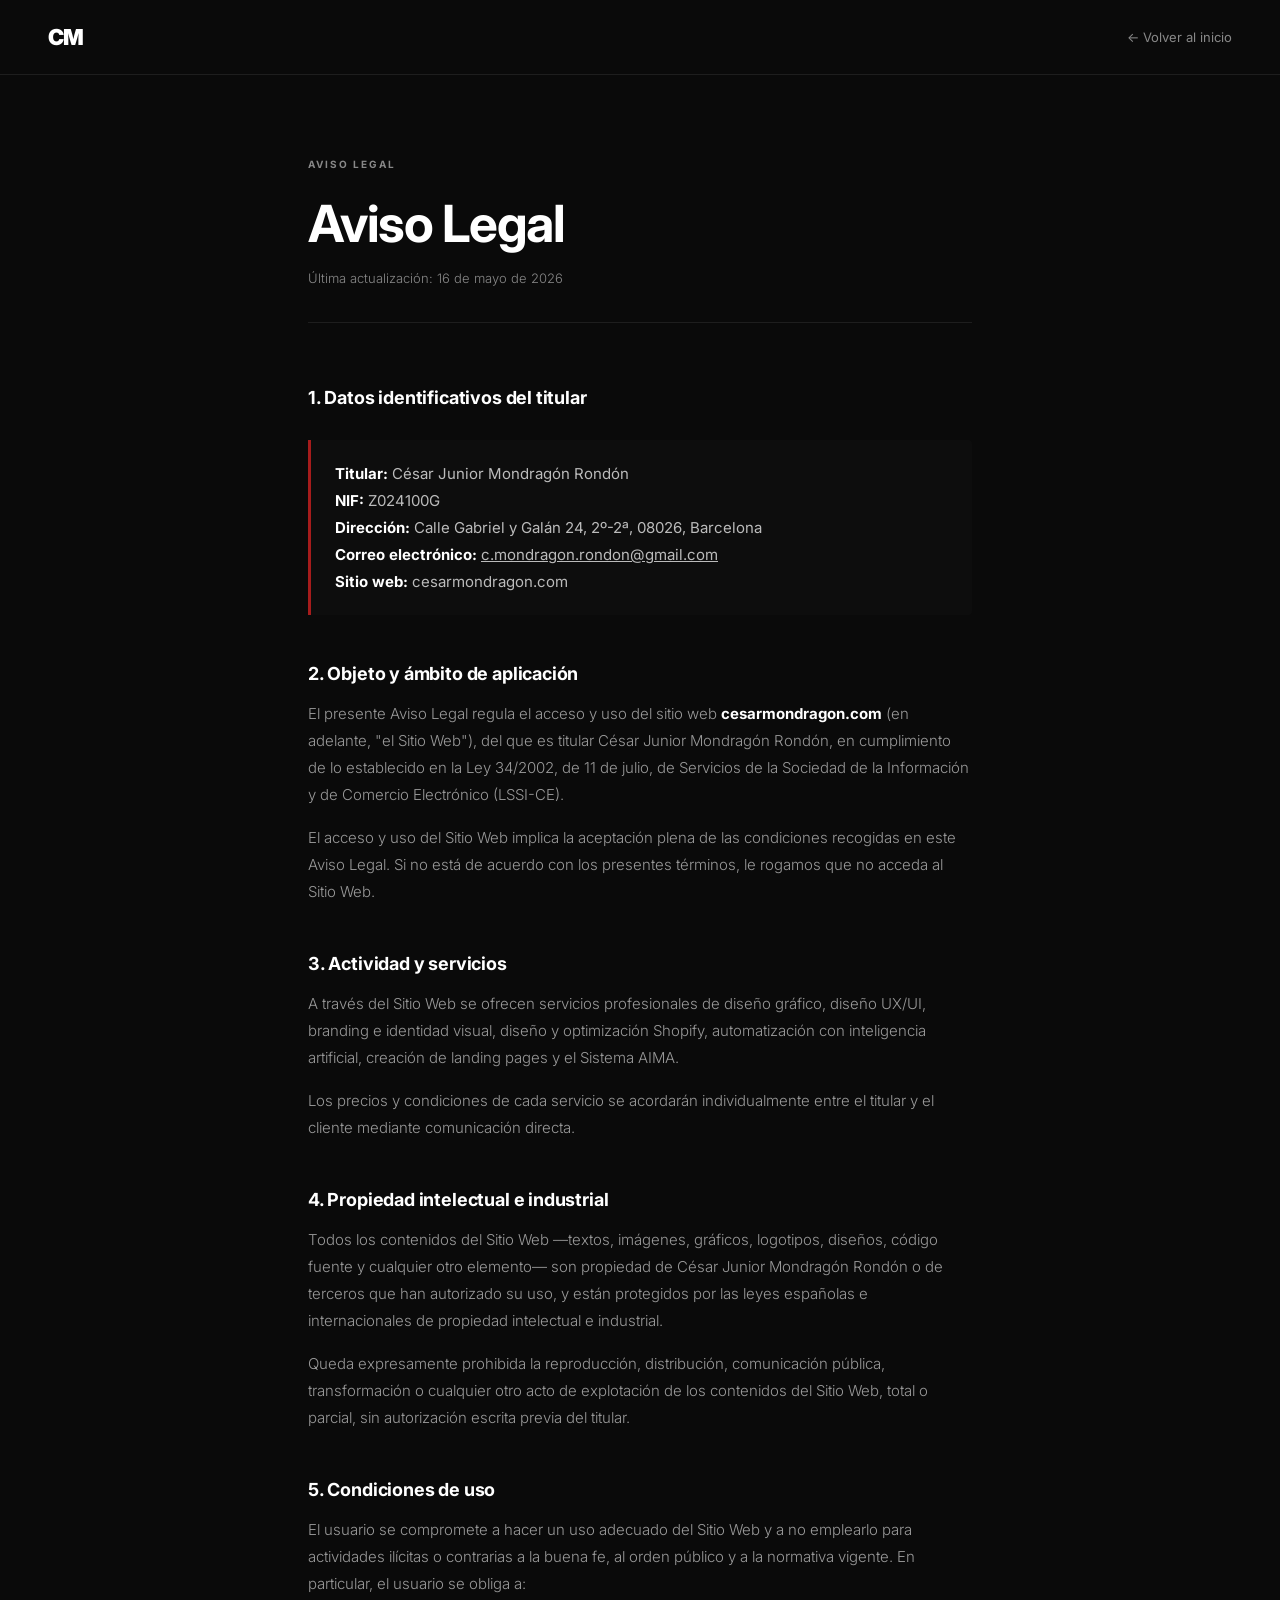
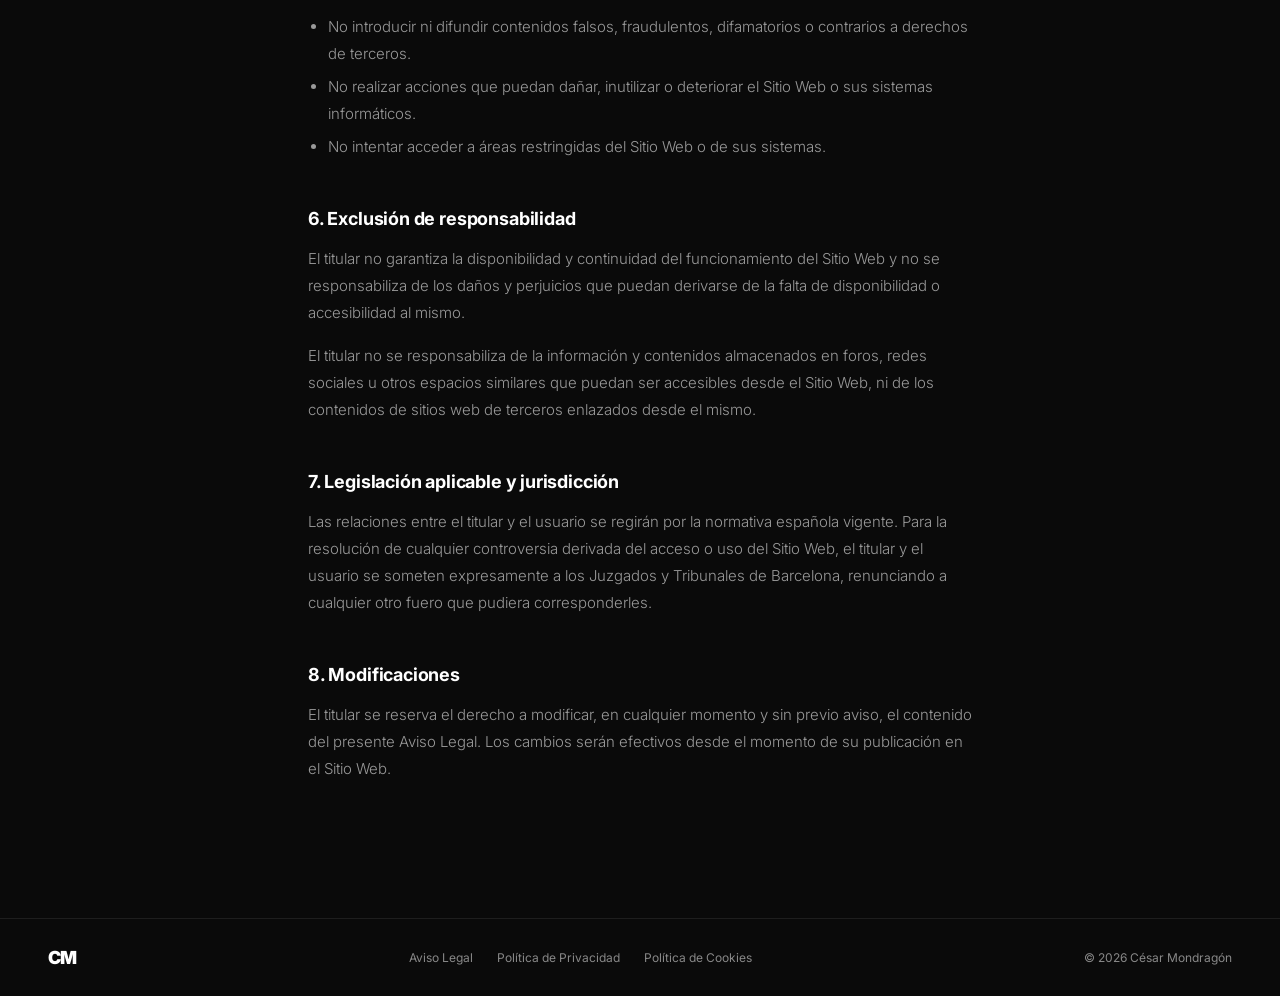
<file: aviso-legal.html>
<!DOCTYPE html>
<html lang="es">
<head>
    <meta charset="UTF-8">
    <meta name="viewport" content="width=device-width, initial-scale=1.0">
    <title>Aviso Legal — César Mondragón</title>
    <meta name="description" content="Aviso legal del sitio web de César Mondragón, diseñador gráfico y UX/UI en Barcelona. Datos del titular, condiciones de uso y legislación aplicable.">
    <meta name="robots" content="noindex, follow">
    <link rel="canonical" href="https://cesarmondragon.com/aviso-legal.html">
    <link rel="icon" type="image/svg+xml" href="assets/favicon.svg">
    <link rel="icon" href="assets/favicon.png" type="image/png">
    <link rel="preconnect" href="https://fonts.googleapis.com">
    <link rel="preconnect" href="https://fonts.gstatic.com" crossorigin>
    <link href="https://fonts.googleapis.com/css2?family=Inter:wght@300;400;500;600;700;900&display=swap" rel="stylesheet">
    <style>
        *, *::before, *::after { margin: 0; padding: 0; box-sizing: border-box; }
        :root { --black: #0A0A0A; --white: #FFFFFF; --red: #A61C1C; --gray: #888888; --border: #1e1e1e; }
        body { font-family: 'Inter', sans-serif; background: var(--black); color: var(--white); }

        nav {
            display: flex; align-items: center; justify-content: space-between;
            padding: 24px 48px; border-bottom: 1px solid var(--border);
        }
        .nav-logo { font-size: 22px; font-weight: 900; letter-spacing: -0.03em; color: var(--white); text-decoration: none; }
        .btn-back {
            font-size: 13px; color: var(--gray); text-decoration: none;
            display: inline-flex; align-items: center; gap: 6px; transition: color 0.2s;
        }
        .btn-back:hover { color: var(--white); }

        main { max-width: 760px; margin: 0 auto; padding: 80px 48px 120px; }

        .doc-label {
            font-size: 10px; font-weight: 700; text-transform: uppercase;
            letter-spacing: 0.2em; color: var(--gray); margin-bottom: 24px;
        }
        h1 { font-size: clamp(32px, 4vw, 52px); font-weight: 700; letter-spacing: -0.03em; line-height: 1.05; margin-bottom: 16px; }
        .doc-date { font-size: 13px; color: var(--gray); margin-bottom: 64px; padding-bottom: 32px; border-bottom: 1px solid var(--border); }

        h2 { font-size: 18px; font-weight: 700; letter-spacing: -0.01em; margin: 48px 0 16px; }
        h2:first-of-type { margin-top: 0; }
        p { font-size: 15px; line-height: 1.8; color: #999; margin-bottom: 16px; font-weight: 300; }
        a { color: #bbb; }
        a:hover { color: var(--red); }
        ul { padding-left: 20px; margin-bottom: 16px; }
        li { font-size: 15px; line-height: 1.8; color: #999; font-weight: 300; margin-bottom: 6px; }
        strong { color: var(--white); }
        .highlight { background: #0d0d0d; border-left: 3px solid var(--red); padding: 20px 24px; margin: 32px 0; border-radius: 0 4px 4px 0; }
        .highlight p { margin: 0; font-weight: 400; color: #bbb; }

        footer { padding: 28px 48px; border-top: 1px solid var(--border); display: flex; align-items: center; justify-content: space-between; flex-wrap: wrap; gap: 16px; }
        .footer-logo { font-size: 18px; font-weight: 900; letter-spacing: -0.03em; }
        .footer-legal { display: flex; gap: 24px; }
        .footer-legal a { font-size: 12px; color: var(--gray); text-decoration: none; transition: color 0.2s; }
        .footer-legal a:hover { color: var(--white); }
        .footer-copy { font-size: 12px; color: var(--gray); }

        @media (max-width: 768px) {
            nav { padding: 20px 24px; }
            main { padding: 48px 24px 80px; }
            footer { padding: 24px; flex-direction: column; text-align: center; }
        }
    </style>
</head>
<body>

<nav>
    <a href="index.html" class="nav-logo">CM</a>
    <a href="index.html" class="btn-back">← Volver al inicio</a>
</nav>

<main>
    <p class="doc-label">Aviso Legal</p>
    <h1>Aviso Legal</h1>
    <p class="doc-date">Última actualización: 16 de mayo de 2026</p>

    <h2>1. Datos identificativos del titular</h2>
    <div class="highlight">
        <p>
            <strong>Titular:</strong> César Junior Mondragón Rondón<br>
            <strong>NIF:</strong> Z024100G<br>
            <strong>Dirección:</strong> Calle Gabriel y Galán 24, 2º-2ª, 08026, Barcelona<br>
            <strong>Correo electrónico:</strong> <a href="mailto:c.mondragon.rondon@gmail.com">c.mondragon.rondon@gmail.com</a><br>
            <strong>Sitio web:</strong> cesarmondragon.com
        </p>
    </div>

    <h2>2. Objeto y ámbito de aplicación</h2>
    <p>El presente Aviso Legal regula el acceso y uso del sitio web <strong>cesarmondragon.com</strong> (en adelante, "el Sitio Web"), del que es titular César Junior Mondragón Rondón, en cumplimiento de lo establecido en la Ley 34/2002, de 11 de julio, de Servicios de la Sociedad de la Información y de Comercio Electrónico (LSSI-CE).</p>
    <p>El acceso y uso del Sitio Web implica la aceptación plena de las condiciones recogidas en este Aviso Legal. Si no está de acuerdo con los presentes términos, le rogamos que no acceda al Sitio Web.</p>

    <h2>3. Actividad y servicios</h2>
    <p>A través del Sitio Web se ofrecen servicios profesionales de diseño gráfico, diseño UX/UI, branding e identidad visual, diseño y optimización Shopify, automatización con inteligencia artificial, creación de landing pages y el Sistema AIMA.</p>
    <p>Los precios y condiciones de cada servicio se acordarán individualmente entre el titular y el cliente mediante comunicación directa.</p>

    <h2>4. Propiedad intelectual e industrial</h2>
    <p>Todos los contenidos del Sitio Web —textos, imágenes, gráficos, logotipos, diseños, código fuente y cualquier otro elemento— son propiedad de César Junior Mondragón Rondón o de terceros que han autorizado su uso, y están protegidos por las leyes españolas e internacionales de propiedad intelectual e industrial.</p>
    <p>Queda expresamente prohibida la reproducción, distribución, comunicación pública, transformación o cualquier otro acto de explotación de los contenidos del Sitio Web, total o parcial, sin autorización escrita previa del titular.</p>

    <h2>5. Condiciones de uso</h2>
    <p>El usuario se compromete a hacer un uso adecuado del Sitio Web y a no emplearlo para actividades ilícitas o contrarias a la buena fe, al orden público y a la normativa vigente. En particular, el usuario se obliga a:</p>
    <ul>
        <li>No introducir ni difundir contenidos falsos, fraudulentos, difamatorios o contrarios a derechos de terceros.</li>
        <li>No realizar acciones que puedan dañar, inutilizar o deteriorar el Sitio Web o sus sistemas informáticos.</li>
        <li>No intentar acceder a áreas restringidas del Sitio Web o de sus sistemas.</li>
    </ul>

    <h2>6. Exclusión de responsabilidad</h2>
    <p>El titular no garantiza la disponibilidad y continuidad del funcionamiento del Sitio Web y no se responsabiliza de los daños y perjuicios que puedan derivarse de la falta de disponibilidad o accesibilidad al mismo.</p>
    <p>El titular no se responsabiliza de la información y contenidos almacenados en foros, redes sociales u otros espacios similares que puedan ser accesibles desde el Sitio Web, ni de los contenidos de sitios web de terceros enlazados desde el mismo.</p>

    <h2>7. Legislación aplicable y jurisdicción</h2>
    <p>Las relaciones entre el titular y el usuario se regirán por la normativa española vigente. Para la resolución de cualquier controversia derivada del acceso o uso del Sitio Web, el titular y el usuario se someten expresamente a los Juzgados y Tribunales de Barcelona, renunciando a cualquier otro fuero que pudiera corresponderles.</p>

    <h2>8. Modificaciones</h2>
    <p>El titular se reserva el derecho a modificar, en cualquier momento y sin previo aviso, el contenido del presente Aviso Legal. Los cambios serán efectivos desde el momento de su publicación en el Sitio Web.</p>
</main>

<footer>
    <span class="footer-logo">CM</span>
    <div class="footer-legal">
        <a href="aviso-legal.html">Aviso Legal</a>
        <a href="privacidad.html">Política de Privacidad</a>
        <a href="cookies.html">Política de Cookies</a>
    </div>
    <span class="footer-copy">© 2026 César Mondragón</span>
</footer>

</body>
</html>
</file>
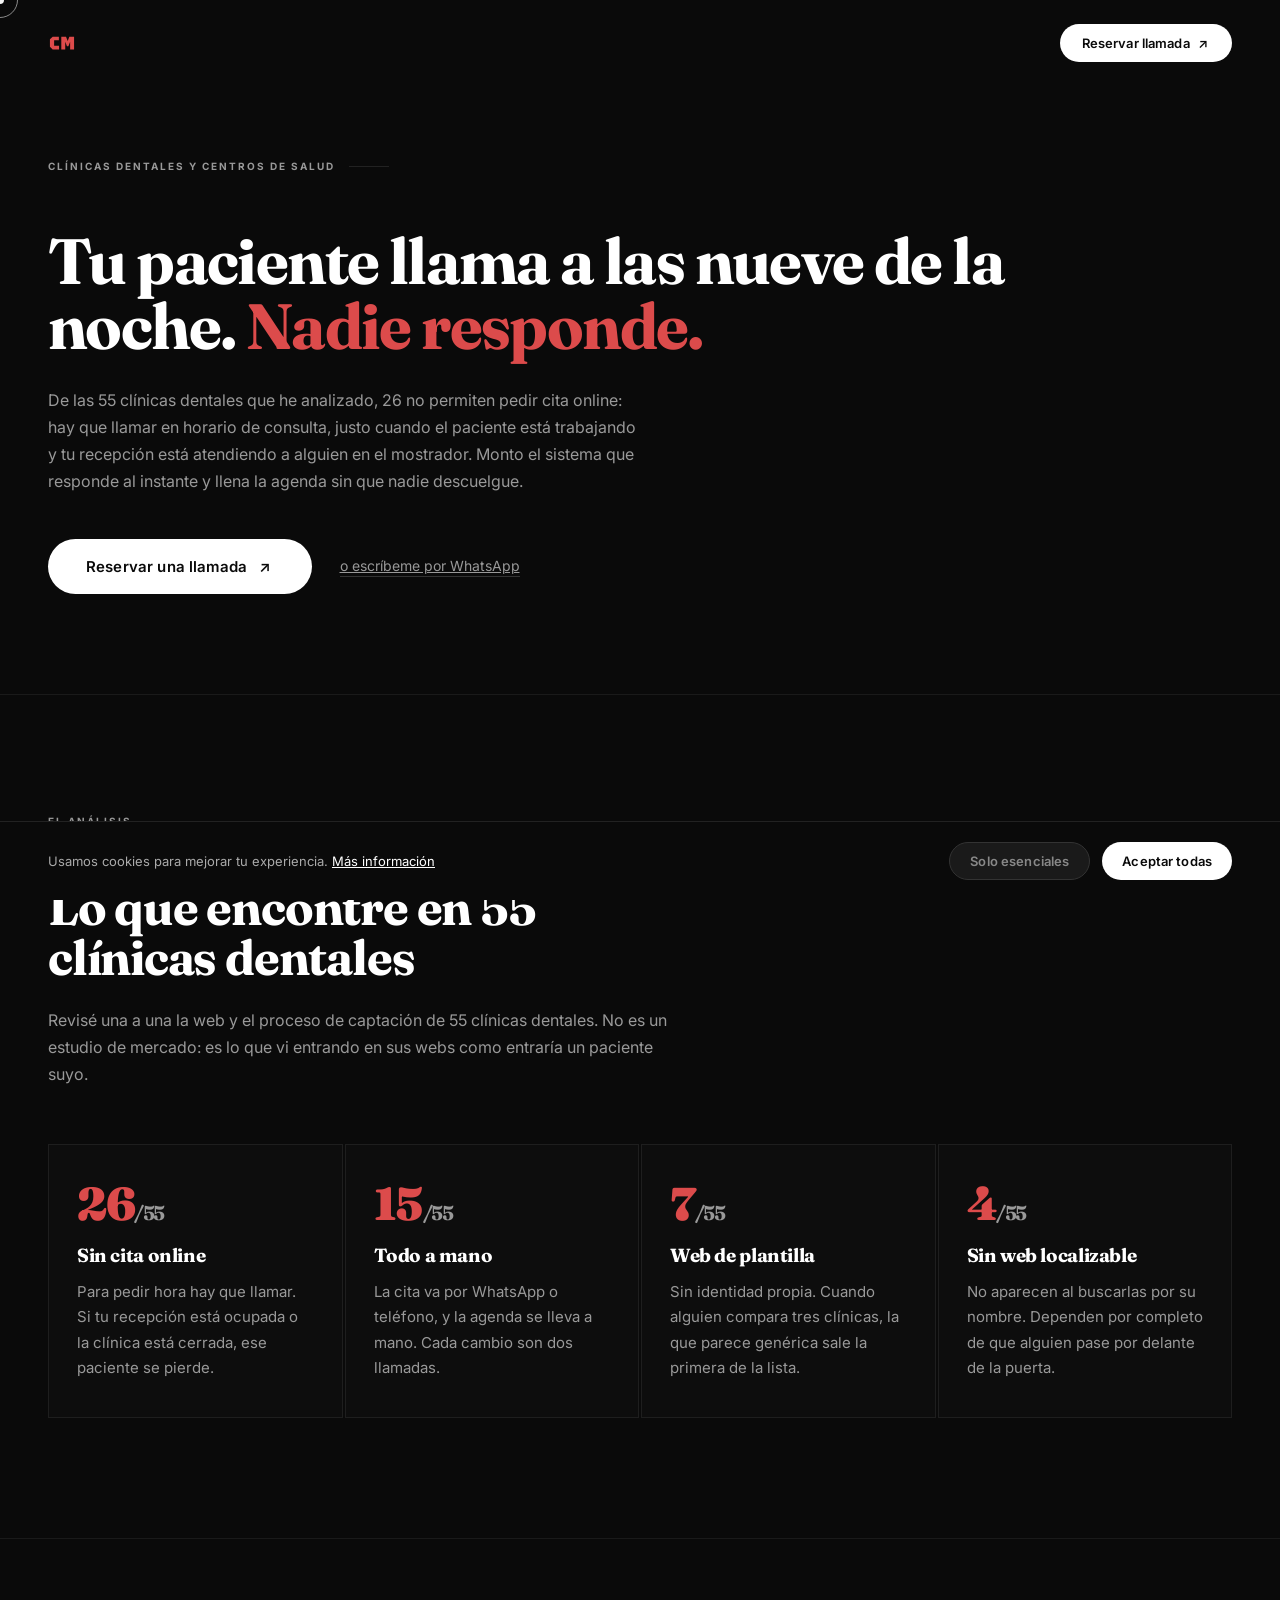
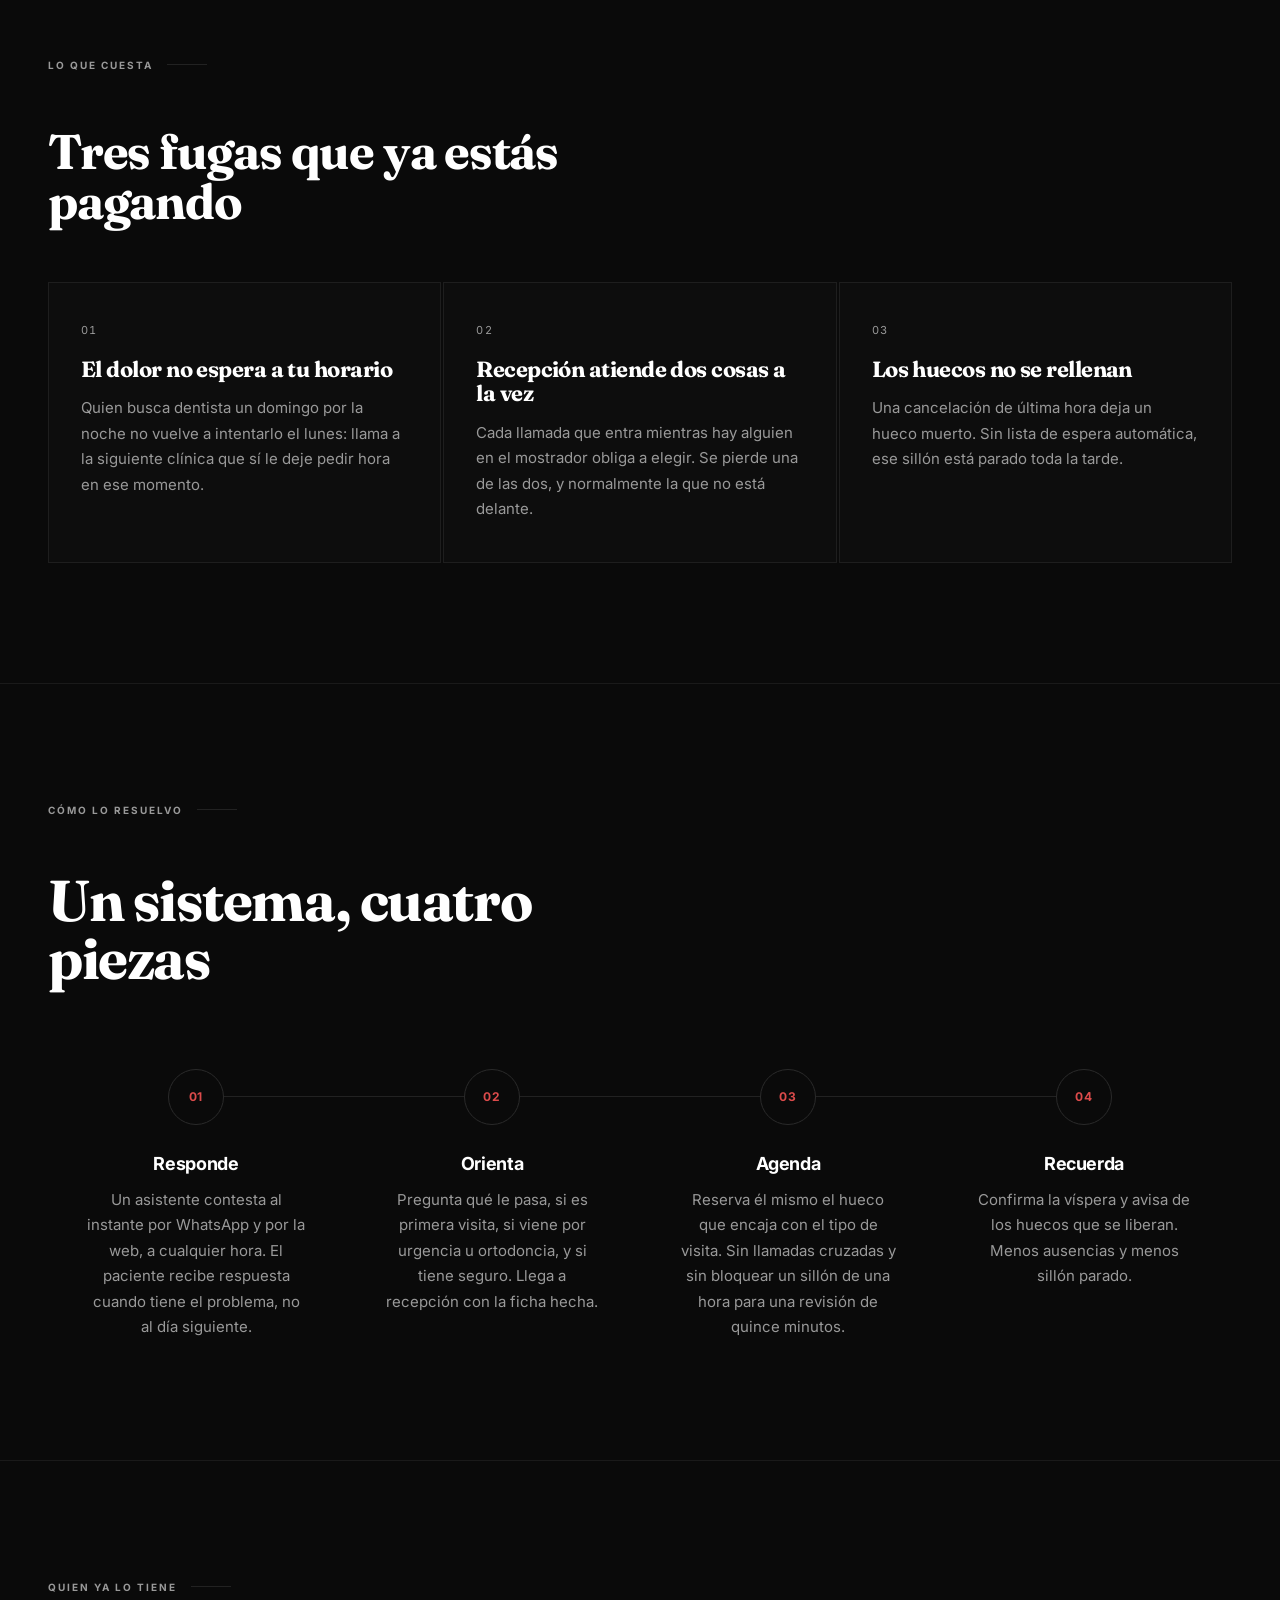
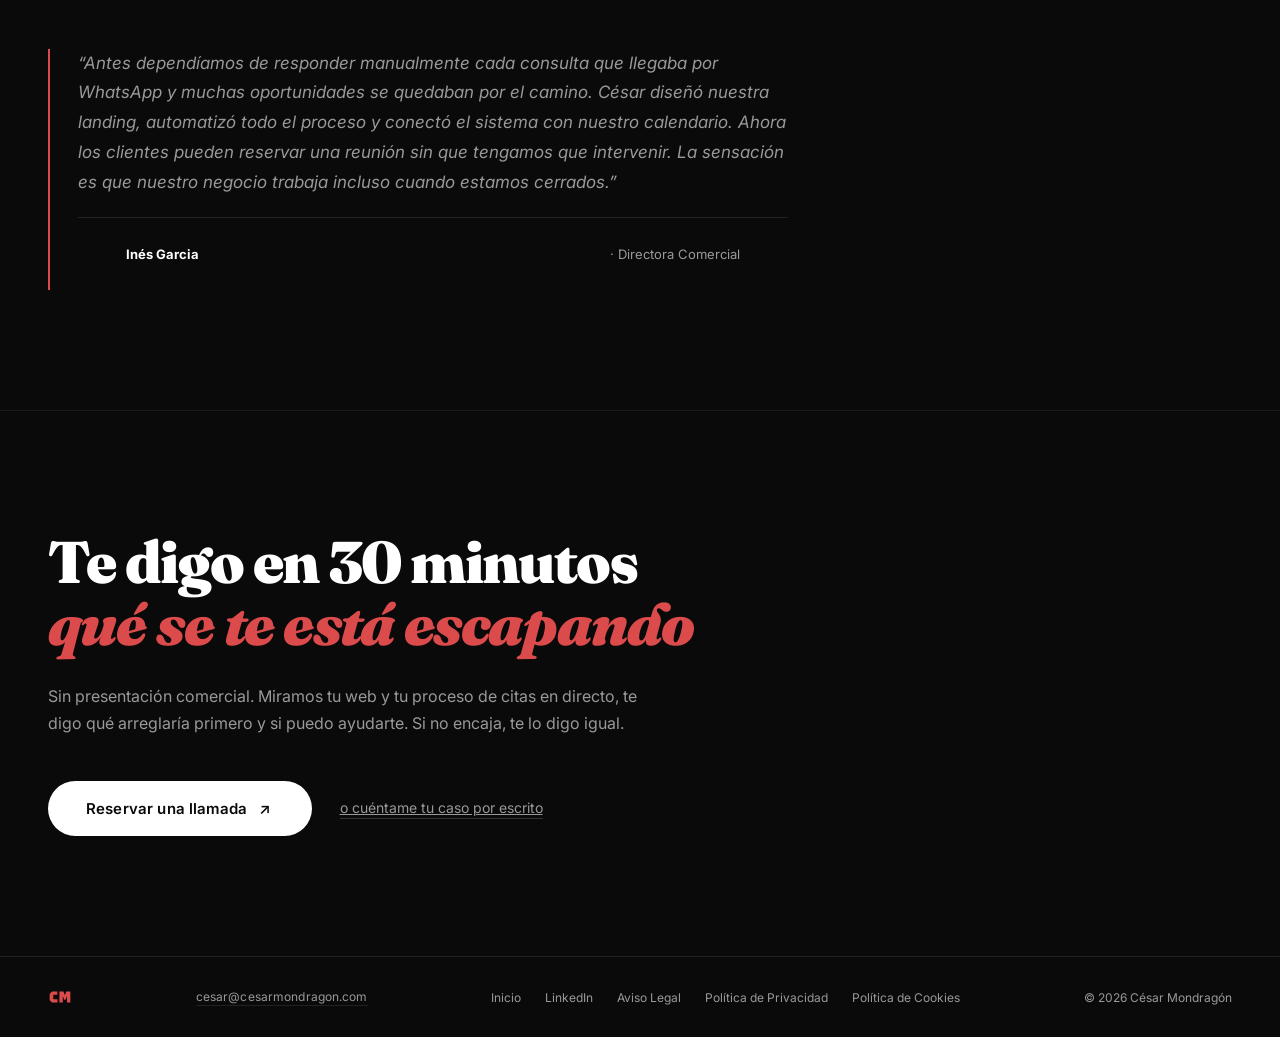
<file: clinicas-dentales.html>
<!DOCTYPE html>
<html lang="es">
<head>
    <meta charset="UTF-8">
    <meta name="viewport" content="width=device-width, initial-scale=1.0">
    <meta name="theme-color" content="#0A0A0A">
    <title>Captación de pacientes para clínicas dentales | César Mondragón</title>
    <meta name="description" content="De 55 clínicas dentales analizadas, 26 no dejan pedir cita online: el paciente tiene que llamar en horario de consulta. Monto el sistema que responde y agenda solo.">
    <meta name="author" content="César Mondragón">
    <meta name="robots" content="index, follow">
    <meta property="og:title" content="Tu paciente llama a las nueve de la noche. Nadie responde.">
    <meta property="og:description" content="De las 55 clínicas dentales que he analizado, 26 no permiten pedir cita online. Monto el sistema que responde al instante y llena la agenda.">
    <meta property="og:type" content="website">
    <meta property="og:url" content="https://cesarmondragon.com/clinicas-dentales">
    <meta property="og:image" content="https://cesarmondragon.com/assets/og-image.jpg">
    <meta property="og:image:width" content="1200">
    <meta property="og:image:height" content="630">
    <meta property="og:locale" content="es_ES">
    <meta property="og:site_name" content="César Mondragón">
    <meta name="twitter:card" content="summary_large_image">
    <meta name="twitter:title" content="Tu paciente llama a las nueve de la noche. Nadie responde.">
    <meta name="twitter:description" content="De las 55 clínicas dentales que he analizado, 26 no permiten pedir cita online. Monto el sistema que responde al instante y llena la agenda.">
    <meta name="twitter:image" content="https://cesarmondragon.com/assets/og-image.jpg">
    <link rel="canonical" href="https://cesarmondragon.com/clinicas-dentales">
    <link rel="icon" href="assets/favicon.png" type="image/png">
    <link rel="apple-touch-icon" href="assets/favicon.png">
    <!-- Google tag (gtag.js) -->
    <script async src="https://www.googletagmanager.com/gtag/js?id=G-HX2E1YK7XN"></script>
    <script>
      window.dataLayer = window.dataLayer || [];
      function gtag(){dataLayer.push(arguments);}
      gtag('js', new Date());
      gtag('config', 'G-HX2E1YK7XN');
    </script>
    <link rel="preconnect" href="https://fonts.googleapis.com">
    <link rel="preconnect" href="https://fonts.gstatic.com" crossorigin>
    <link href="https://fonts.googleapis.com/css2?family=Fraunces:ital,opsz,wght@0,9..144,700;0,9..144,900;1,9..144,700&family=Inter:ital,opsz,wght@0,14..32,300;0,14..32,400;0,14..32,500;0,14..32,600;0,14..32,700;0,14..32,900;1,14..32,300&display=swap" rel="stylesheet">
    <link rel="stylesheet" href="assets/style.css">
</head>
<body>
    <a href="#lp-hero" class="skip-link">Saltar al contenido</a>

    <div class="cursor" id="cursor"></div>
    <div class="cursor-ring" id="cursorRing"></div>

    <nav id="nav" class="lp-nav">
        <div class="nav-left">
            <a href="/" class="nav-logo"><img src="assets/logo-rojo.svg" alt="César Mondragón" class="nav-logo-img"></a>
        </div>
        <a href="https://cal.com/cesar-mondragon/30min" target="_blank" rel="noopener" class="btn-nav">Reservar llamada <span class="btn-icon"><span class="arr-1">&#8599;</span><span class="arr-2">&#8599;</span></span></a>
    </nav>

    <!-- HERO -->
    <section id="lp-hero">
        <div class="label">Clínicas dentales y centros de salud</div>
        <h1 class="hero-heading lp-h1">Tu paciente llama a las nueve de la noche. <span class="accent">Nadie responde.</span></h1>
        <p class="hero-desc lp-sub">De las 55 clínicas dentales que he analizado, 26 no permiten pedir cita online: hay que llamar en horario de consulta, justo cuando el paciente está trabajando y tu recepción está atendiendo a alguien en el mostrador. Monto el sistema que responde al instante y llena la agenda sin que nadie descuelgue.</p>
        <div class="lp-actions">
            <a href="https://cal.com/cesar-mondragon/30min" target="_blank" rel="noopener" class="btn-cta">Reservar una llamada <span class="btn-icon"><span class="arr-1">&#8599;</span><span class="arr-2">&#8599;</span></span></a>
            <a href="https://wa.me/34681204594" target="_blank" rel="noopener" class="lp-link-alt">o escríbeme por WhatsApp</a>
        </div>
    </section>

    <!-- DATOS -->
    <section id="lp-datos">
        <div class="label">El análisis</div>
        <h2 class="servicios-title reveal">Lo que encontré en 55 clínicas dentales</h2>
        <p class="lp-intro reveal">Revisé una a una la web y el proceso de captación de 55 clínicas dentales. No es un estudio de mercado: es lo que vi entrando en sus webs como entraría un paciente suyo.</p>
        <div class="lp-stats">
            <div class="lp-stat reveal">
                <div class="lp-stat-num">26<span class="lp-stat-de">/55</span></div>
                <h3 class="lp-stat-title">Sin cita online</h3>
                <p class="lp-stat-desc">Para pedir hora hay que llamar. Si tu recepción está ocupada o la clínica está cerrada, ese paciente se pierde.</p>
            </div>
            <div class="lp-stat reveal">
                <div class="lp-stat-num">15<span class="lp-stat-de">/55</span></div>
                <h3 class="lp-stat-title">Todo a mano</h3>
                <p class="lp-stat-desc">La cita va por WhatsApp o teléfono, y la agenda se lleva a mano. Cada cambio son dos llamadas.</p>
            </div>
            <div class="lp-stat reveal">
                <div class="lp-stat-num">7<span class="lp-stat-de">/55</span></div>
                <h3 class="lp-stat-title">Web de plantilla</h3>
                <p class="lp-stat-desc">Sin identidad propia. Cuando alguien compara tres clínicas, la que parece genérica sale la primera de la lista.</p>
            </div>
            <div class="lp-stat reveal">
                <div class="lp-stat-num">4<span class="lp-stat-de">/55</span></div>
                <h3 class="lp-stat-title">Sin web localizable</h3>
                <p class="lp-stat-desc">No aparecen al buscarlas por su nombre. Dependen por completo de que alguien pase por delante de la puerta.</p>
            </div>
        </div>
    </section>

    <!-- COSTE -->
    <section id="lp-coste">
        <div class="label">Lo que cuesta</div>
        <h2 class="servicios-title reveal">Tres fugas que ya estás pagando</h2>
        <div class="para-quien-grid">
            <div class="para-quien-card reveal">
                <div class="para-quien-n">01</div>
                <h3 class="para-quien-title">El dolor no espera a tu horario</h3>
                <p class="para-quien-desc">Quien busca dentista un domingo por la noche no vuelve a intentarlo el lunes: llama a la siguiente clínica que sí le deje pedir hora en ese momento.</p>
            </div>
            <div class="para-quien-card reveal">
                <div class="para-quien-n">02</div>
                <h3 class="para-quien-title">Recepción atiende dos cosas a la vez</h3>
                <p class="para-quien-desc">Cada llamada que entra mientras hay alguien en el mostrador obliga a elegir. Se pierde una de las dos, y normalmente la que no está delante.</p>
            </div>
            <div class="para-quien-card reveal">
                <div class="para-quien-n">03</div>
                <h3 class="para-quien-title">Los huecos no se rellenan</h3>
                <p class="para-quien-desc">Una cancelación de última hora deja un hueco muerto. Sin lista de espera automática, ese sillón está parado toda la tarde.</p>
            </div>
        </div>
    </section>

    <!-- COMO -->
    <section id="lp-como">
        <div class="label">Cómo lo resuelvo</div>
        <h2 class="proceso-title reveal">Un sistema, cuatro piezas</h2>
        <div class="proceso-steps">
            <div class="proceso-step">
                <div class="proceso-circle">01</div>
                <h3 class="proceso-step-title">Responde</h3>
                <p class="proceso-step-desc">Un asistente contesta al instante por WhatsApp y por la web, a cualquier hora. El paciente recibe respuesta cuando tiene el problema, no al día siguiente.</p>
            </div>
            <div class="proceso-step">
                <div class="proceso-circle">02</div>
                <h3 class="proceso-step-title">Orienta</h3>
                <p class="proceso-step-desc">Pregunta qué le pasa, si es primera visita, si viene por urgencia u ortodoncia, y si tiene seguro. Llega a recepción con la ficha hecha.</p>
            </div>
            <div class="proceso-step">
                <div class="proceso-circle">03</div>
                <h3 class="proceso-step-title">Agenda</h3>
                <p class="proceso-step-desc">Reserva él mismo el hueco que encaja con el tipo de visita. Sin llamadas cruzadas y sin bloquear un sillón de una hora para una revisión de quince minutos.</p>
            </div>
            <div class="proceso-step">
                <div class="proceso-circle">04</div>
                <h3 class="proceso-step-title">Recuerda</h3>
                <p class="proceso-step-desc">Confirma la víspera y avisa de los huecos que se liberan. Menos ausencias y menos sillón parado.</p>
            </div>
        </div>
    </section>

    <!-- PRUEBA -->
    <section id="lp-prueba">
        <div class="label">Quien ya lo tiene</div>
        <blockquote class="lp-quote reveal">
            <p>&ldquo;Antes dependíamos de responder manualmente cada consulta que llegaba por WhatsApp y muchas oportunidades se quedaban por el camino. César diseñó nuestra landing, automatizó todo el proceso y conectó el sistema con nuestro calendario. Ahora los clientes pueden reservar una reunión sin que tengamos que intervenir. La sensación es que nuestro negocio trabaja incluso cuando estamos cerrados.&rdquo;</p>
            <footer><strong>Inés Garcia</strong> · Directora Comercial</footer>
        </blockquote>
    </section>

    <!-- CTA -->
    <section id="lp-cta">
        <h2 class="cta-title reveal">Te digo en 30 minutos<br><em>qué se te está escapando</em></h2>
        <p class="lp-intro reveal">Sin presentación comercial. Miramos tu web y tu proceso de citas en directo, te digo qué arreglaría primero y si puedo ayudarte. Si no encaja, te lo digo igual.</p>
        <div class="lp-actions">
            <a href="https://cal.com/cesar-mondragon/30min" target="_blank" rel="noopener" class="btn-cta">Reservar una llamada <span class="btn-icon"><span class="arr-1">&#8599;</span><span class="arr-2">&#8599;</span></span></a>
            <a href="/#contacto" class="lp-link-alt">o cuéntame tu caso por escrito</a>
        </div>
    </section>

    <footer>
        <a href="/" class="footer-logo"><img src="assets/logo-rojo.svg" alt="César Mondragón" style="height:24px;width:auto;display:block;"></a>
        <a href="mailto:cesar@cesarmondragon.com" class="footer-cta">cesar@cesarmondragon.com</a>
        <div class="footer-legal">
            <a href="/">Inicio</a>
            <a href="https://www.linkedin.com/in/cesar-mondragon/" target="_blank" rel="noopener">LinkedIn</a>
            <a href="/aviso-legal">Aviso Legal</a>
            <a href="/privacidad">Política de Privacidad</a>
            <a href="/cookies">Política de Cookies</a>
        </div>
        <span class="footer-copy">&copy; 2026 César Mondragón</span>
    </footer>

    <div class="cookie-banner" id="cookieBanner">
        <p class="cookie-text">Usamos cookies para mejorar tu experiencia. <a href="/cookies">Más información</a></p>
        <div class="cookie-btns">
            <button class="cookie-btn cookie-reject" id="cookieReject">Solo esenciales</button>
            <button class="cookie-btn cookie-accept" id="cookieAccept">Aceptar todas</button>
        </div>
    </div>

    <script src="assets/landing.js"></script>
</body>
</html>
</file>
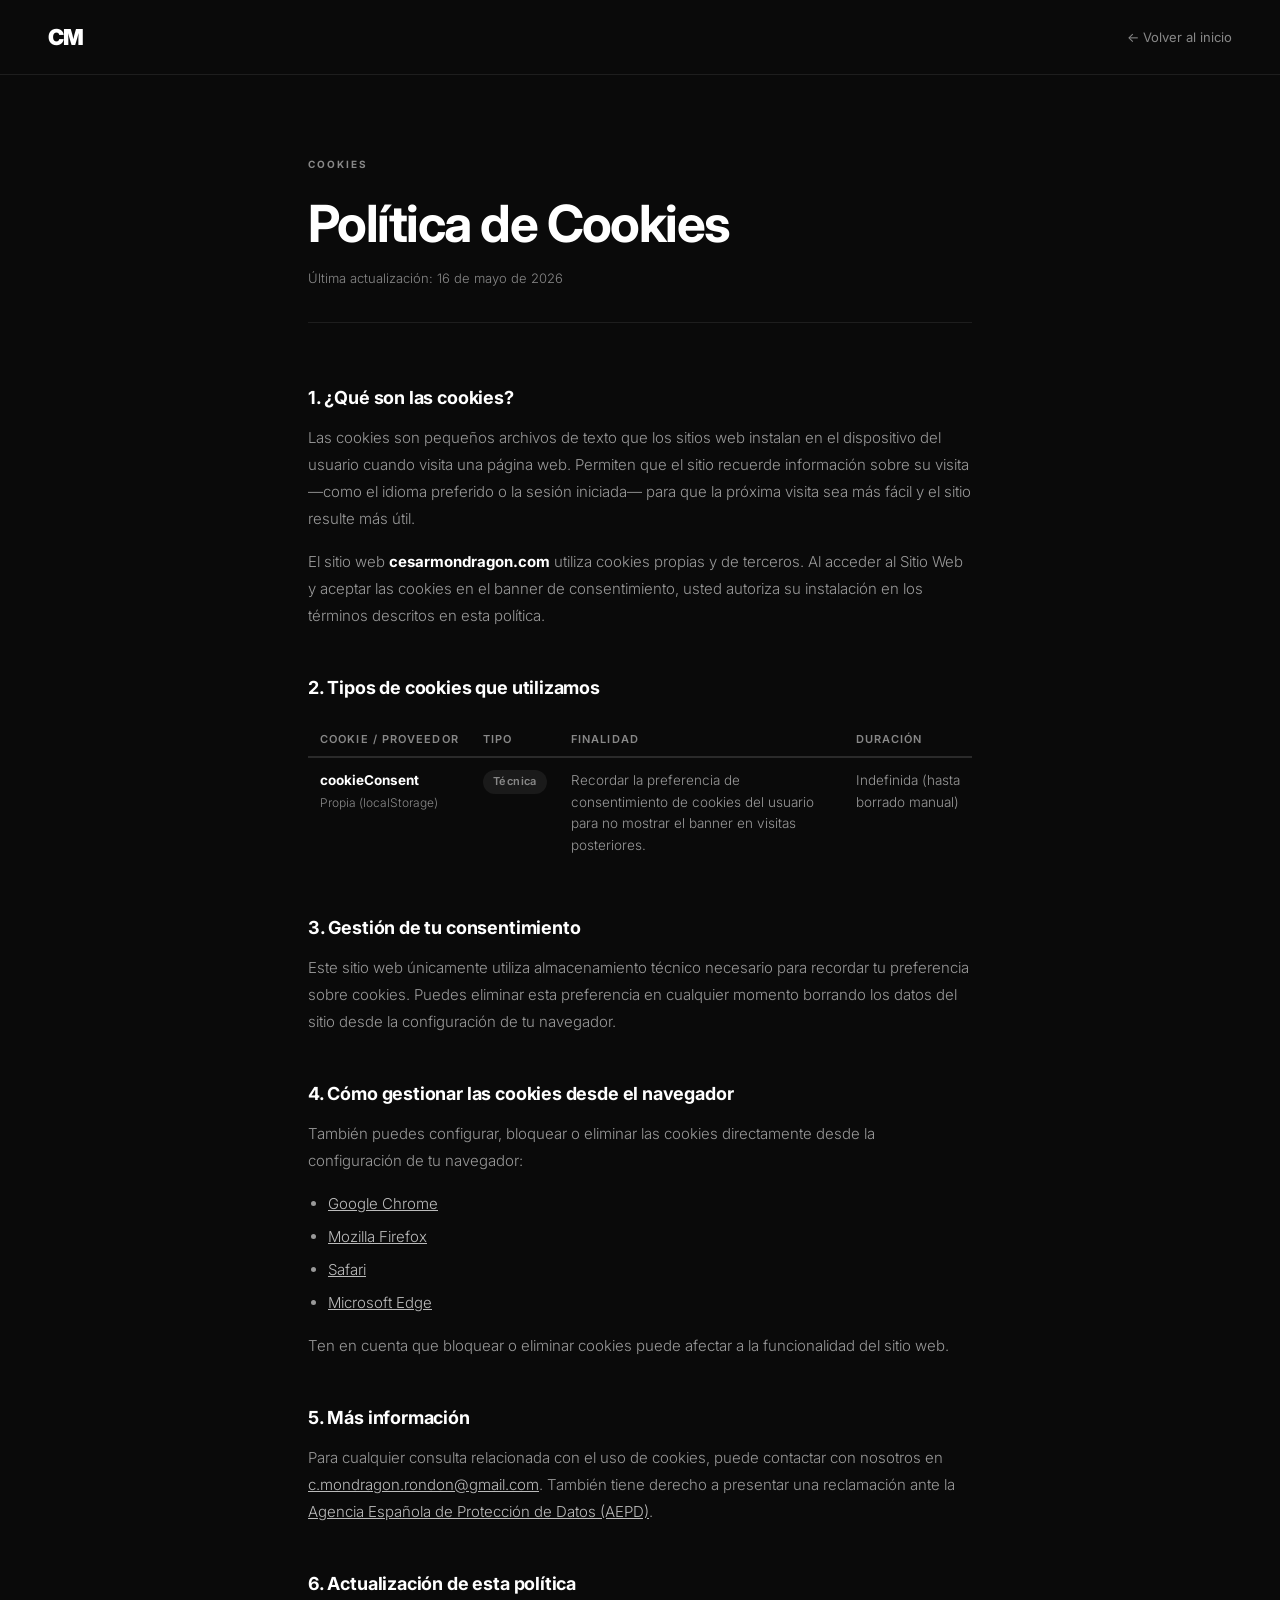
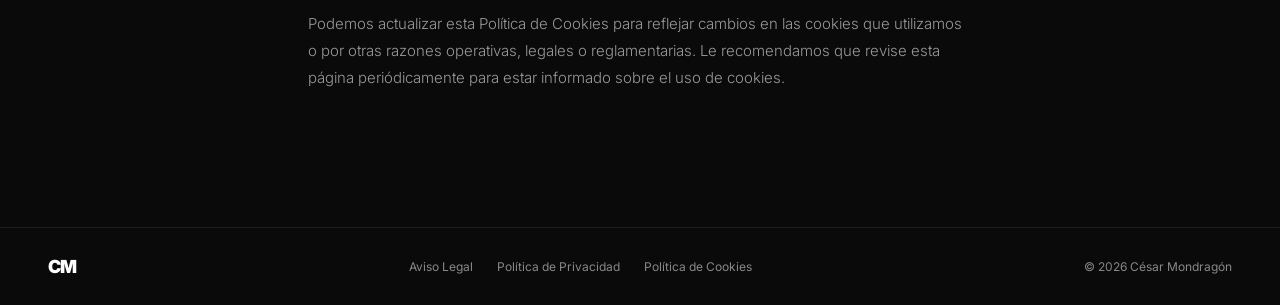
<file: cookies.html>
<!DOCTYPE html>
<html lang="es">
<head>
    <meta charset="UTF-8">
    <meta name="viewport" content="width=device-width, initial-scale=1.0">
    <title>Política de Cookies — César Mondragón</title>
    <meta name="description" content="Política de cookies de César Mondragón. Información sobre las cookies utilizadas en cesarmondragon.com y cómo gestionarlas desde tu navegador.">
    <meta name="robots" content="noindex, follow">
    <link rel="canonical" href="https://cesarmondragon.com/cookies.html">
    <link rel="icon" type="image/svg+xml" href="assets/favicon.svg">
    <link rel="icon" href="assets/favicon.png" type="image/png">
    <link rel="preconnect" href="https://fonts.googleapis.com">
    <link rel="preconnect" href="https://fonts.gstatic.com" crossorigin>
    <link href="https://fonts.googleapis.com/css2?family=Inter:wght@300;400;500;600;700;900&display=swap" rel="stylesheet">
    <style>
        *, *::before, *::after { margin: 0; padding: 0; box-sizing: border-box; }
        :root { --black: #0A0A0A; --white: #FFFFFF; --red: #A61C1C; --gray: #888888; --border: #1e1e1e; }
        body { font-family: 'Inter', sans-serif; background: var(--black); color: var(--white); }

        nav { display: flex; align-items: center; justify-content: space-between; padding: 24px 48px; border-bottom: 1px solid var(--border); }
        .nav-logo { font-size: 22px; font-weight: 900; letter-spacing: -0.03em; color: var(--white); text-decoration: none; }
        .btn-back { font-size: 13px; color: var(--gray); text-decoration: none; display: inline-flex; align-items: center; gap: 6px; transition: color 0.2s; }
        .btn-back:hover { color: var(--white); }

        main { max-width: 760px; margin: 0 auto; padding: 80px 48px 120px; }
        .doc-label { font-size: 10px; font-weight: 700; text-transform: uppercase; letter-spacing: 0.2em; color: var(--gray); margin-bottom: 24px; }
        h1 { font-size: clamp(32px, 4vw, 52px); font-weight: 700; letter-spacing: -0.03em; line-height: 1.05; margin-bottom: 16px; }
        .doc-date { font-size: 13px; color: var(--gray); margin-bottom: 64px; padding-bottom: 32px; border-bottom: 1px solid var(--border); }
        h2 { font-size: 18px; font-weight: 700; letter-spacing: -0.01em; margin: 48px 0 16px; }
        p { font-size: 15px; line-height: 1.8; color: #999; margin-bottom: 16px; font-weight: 300; }
        a { color: #bbb; }
        a:hover { color: var(--red); }
        ul { padding-left: 20px; margin-bottom: 16px; }
        li { font-size: 15px; line-height: 1.8; color: #999; font-weight: 300; margin-bottom: 6px; }
        strong { color: var(--white); }

        table { width: 100%; border-collapse: collapse; margin: 24px 0 32px; font-size: 13.5px; }
        th { text-align: left; font-weight: 600; font-size: 11px; text-transform: uppercase; letter-spacing: 0.1em; color: var(--gray); padding: 10px 12px; border-bottom: 2px solid #2a2a2a; white-space: nowrap; }
        td { padding: 12px 12px; border-bottom: 1px solid var(--border); color: #999; font-weight: 300; vertical-align: top; line-height: 1.6; }
        tr:last-child td { border-bottom: none; }

        .badge {
            display: inline-block; padding: 3px 10px; border-radius: 100px;
            font-size: 11px; font-weight: 600; letter-spacing: 0.04em;
        }
        .badge-tecnica { background: #1a1a1a; color: #888; }
        .badge-analitica { background: #0a1520; color: #5ba5d8; }
        .badge-marketing { background: #1a0808; color: #c94040; }
        .badge-crm { background: #1a1200; color: #b48d3b; }

        .highlight { background: #0d0d0d; border-left: 3px solid var(--red); padding: 20px 24px; margin: 32px 0; border-radius: 0 4px 4px 0; }
        .highlight p { margin: 0; font-weight: 400; color: #bbb; }

        .prefs-panel {
            border: 1px solid var(--border); border-radius: 8px;
            padding: 28px; margin: 32px 0;
        }
        .pref-row {
            display: flex; align-items: center; justify-content: space-between;
            padding: 16px 0; border-bottom: 1px solid var(--border); gap: 24px;
        }
        .pref-row:last-child { border-bottom: none; padding-bottom: 0; }
        .pref-info p { margin: 0; font-size: 14px; }
        .pref-info strong { font-size: 14px; font-weight: 600; }
        .toggle {
            width: 44px; height: 24px; background: #2a2a2a; border-radius: 100px;
            position: relative; flex-shrink: 0; cursor: pointer; transition: background 0.2s;
        }
        .toggle::after {
            content: ''; position: absolute; top: 3px; left: 3px;
            width: 18px; height: 18px; background: #666; border-radius: 50%;
            transition: transform 0.2s;
        }
        .toggle.on { background: var(--white); }
        .toggle.on::after { transform: translateX(20px); background: var(--black); }
        .toggle.disabled { opacity: 0.4; cursor: not-allowed; }

        footer { padding: 28px 48px; border-top: 1px solid var(--border); display: flex; align-items: center; justify-content: space-between; flex-wrap: wrap; gap: 16px; }
        .footer-logo { font-size: 18px; font-weight: 900; letter-spacing: -0.03em; }
        .footer-legal { display: flex; gap: 24px; }
        .footer-legal a { font-size: 12px; color: var(--gray); text-decoration: none; transition: color 0.2s; }
        .footer-legal a:hover { color: var(--white); }
        .footer-copy { font-size: 12px; color: var(--gray); }

        @media (max-width: 768px) {
            nav { padding: 20px 24px; }
            main { padding: 48px 24px 80px; }
            table { display: block; overflow-x: auto; }
            footer { padding: 24px; flex-direction: column; text-align: center; }
        }
    </style>
</head>
<body>

<nav>
    <a href="index.html" class="nav-logo">CM</a>
    <a href="index.html" class="btn-back">← Volver al inicio</a>
</nav>

<main>
    <p class="doc-label">Cookies</p>
    <h1>Política de Cookies</h1>
    <p class="doc-date">Última actualización: 16 de mayo de 2026</p>

    <h2>1. ¿Qué son las cookies?</h2>
    <p>Las cookies son pequeños archivos de texto que los sitios web instalan en el dispositivo del usuario cuando visita una página web. Permiten que el sitio recuerde información sobre su visita —como el idioma preferido o la sesión iniciada— para que la próxima visita sea más fácil y el sitio resulte más útil.</p>
    <p>El sitio web <strong>cesarmondragon.com</strong> utiliza cookies propias y de terceros. Al acceder al Sitio Web y aceptar las cookies en el banner de consentimiento, usted autoriza su instalación en los términos descritos en esta política.</p>

    <h2>2. Tipos de cookies que utilizamos</h2>

    <table>
        <thead>
            <tr>
                <th>Cookie / Proveedor</th>
                <th>Tipo</th>
                <th>Finalidad</th>
                <th>Duración</th>
            </tr>
        </thead>
        <tbody>
            <tr>
                <td><strong>cookieConsent</strong><br><span style="font-size:12px;color:var(--gray)">Propia (localStorage)</span></td>
                <td><span class="badge badge-tecnica">Técnica</span></td>
                <td>Recordar la preferencia de consentimiento de cookies del usuario para no mostrar el banner en visitas posteriores.</td>
                <td>Indefinida (hasta borrado manual)</td>
            </tr>
        </tbody>
    </table>

    <h2>3. Gestión de tu consentimiento</h2>
    <p>Este sitio web únicamente utiliza almacenamiento técnico necesario para recordar tu preferencia sobre cookies. Puedes eliminar esta preferencia en cualquier momento borrando los datos del sitio desde la configuración de tu navegador.</p>

    <h2>4. Cómo gestionar las cookies desde el navegador</h2>
    <p>También puedes configurar, bloquear o eliminar las cookies directamente desde la configuración de tu navegador:</p>
    <ul>
        <li><a href="https://support.google.com/chrome/answer/95647" target="_blank" rel="noopener">Google Chrome</a></li>
        <li><a href="https://support.mozilla.org/es/kb/habilitar-y-deshabilitar-cookies-sitios-web-preferencias-firefox" target="_blank" rel="noopener">Mozilla Firefox</a></li>
        <li><a href="https://support.apple.com/es-es/guide/safari/sfri11471/mac" target="_blank" rel="noopener">Safari</a></li>
        <li><a href="https://support.microsoft.com/es-es/microsoft-edge/eliminar-las-cookies-en-microsoft-edge-63947406-40ac-c3b8-57b9-2a946a29ae09" target="_blank" rel="noopener">Microsoft Edge</a></li>
    </ul>
    <p>Ten en cuenta que bloquear o eliminar cookies puede afectar a la funcionalidad del sitio web.</p>

    <h2>5. Más información</h2>
    <p>Para cualquier consulta relacionada con el uso de cookies, puede contactar con nosotros en <a href="mailto:c.mondragon.rondon@gmail.com">c.mondragon.rondon@gmail.com</a>. También tiene derecho a presentar una reclamación ante la <a href="https://www.aepd.es" target="_blank" rel="noopener">Agencia Española de Protección de Datos (AEPD)</a>.</p>

    <h2>6. Actualización de esta política</h2>
    <p>Podemos actualizar esta Política de Cookies para reflejar cambios en las cookies que utilizamos o por otras razones operativas, legales o reglamentarias. Le recomendamos que revise esta página periódicamente para estar informado sobre el uso de cookies.</p>
</main>

<footer>
    <span class="footer-logo">CM</span>
    <div class="footer-legal">
        <a href="aviso-legal.html">Aviso Legal</a>
        <a href="privacidad.html">Política de Privacidad</a>
        <a href="cookies.html">Política de Cookies</a>
    </div>
    <span class="footer-copy">© 2026 César Mondragón</span>
</footer>

</body>
</html>
</file>
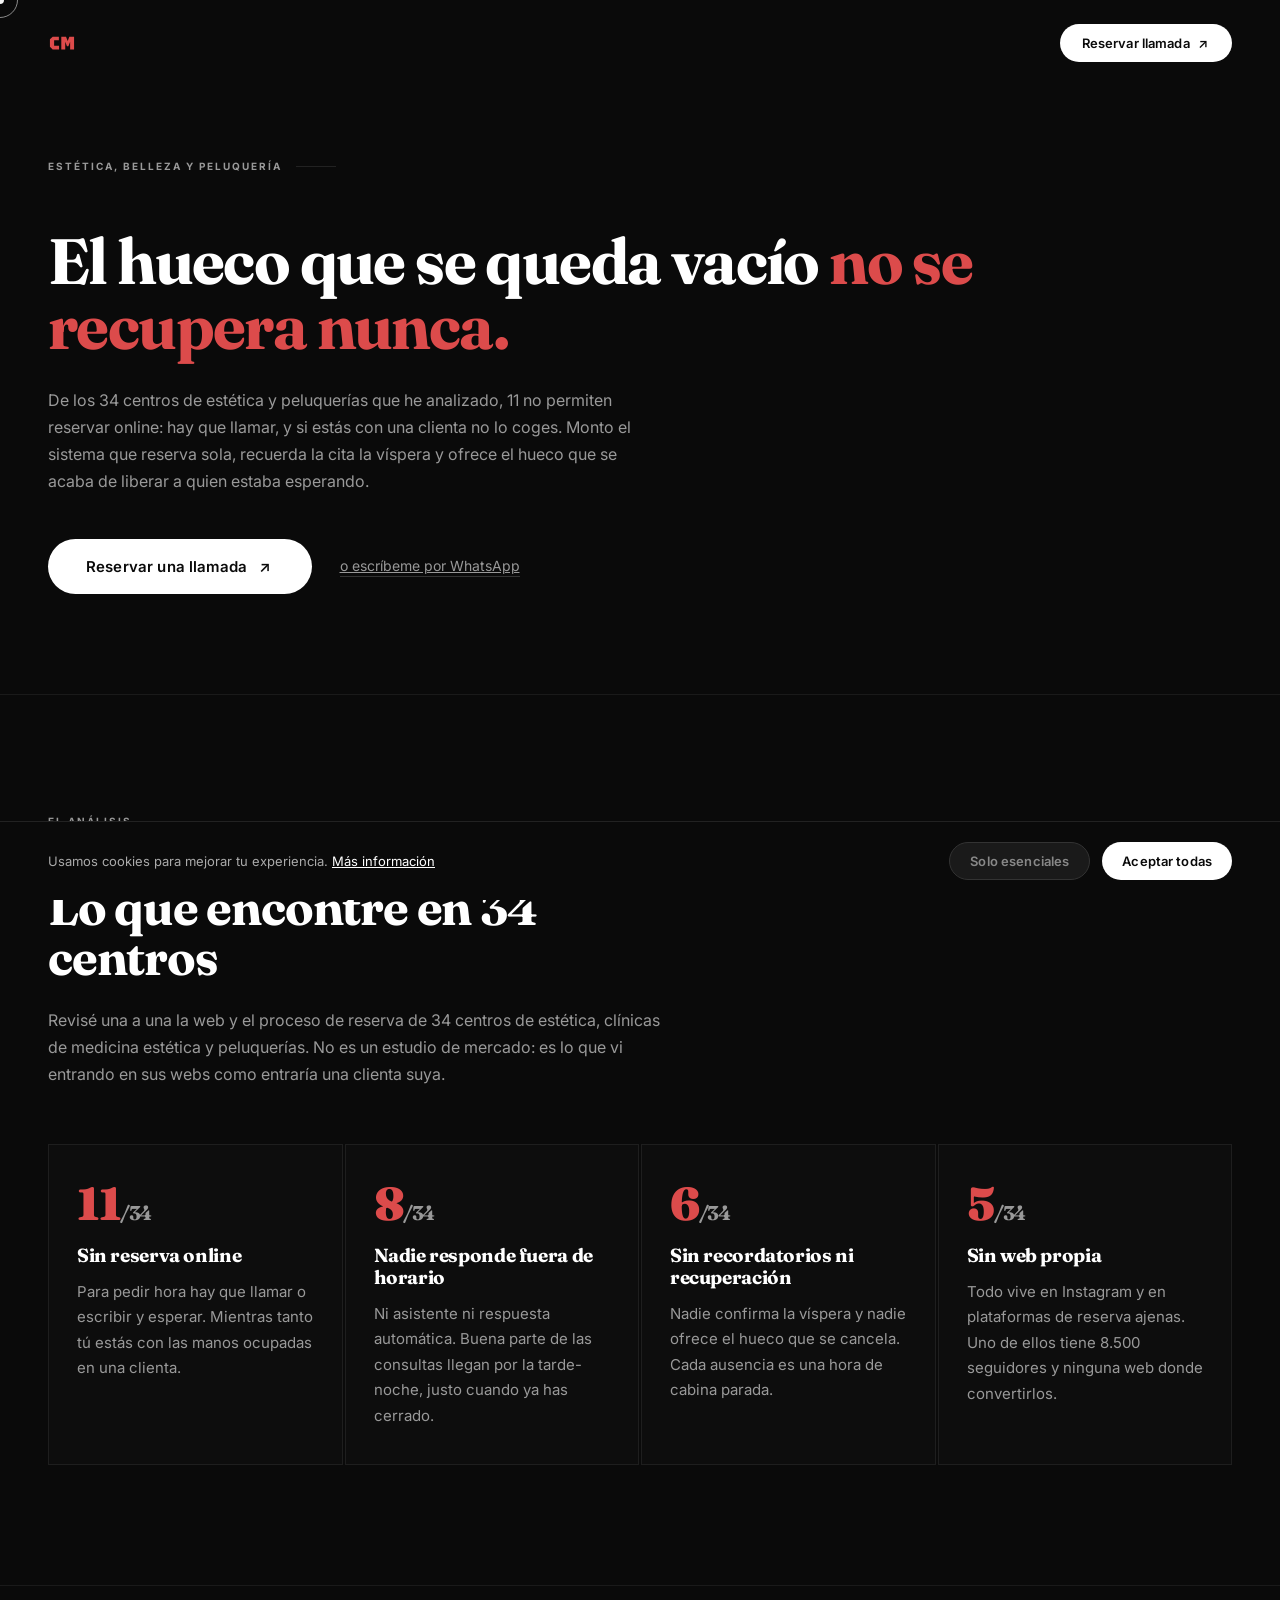
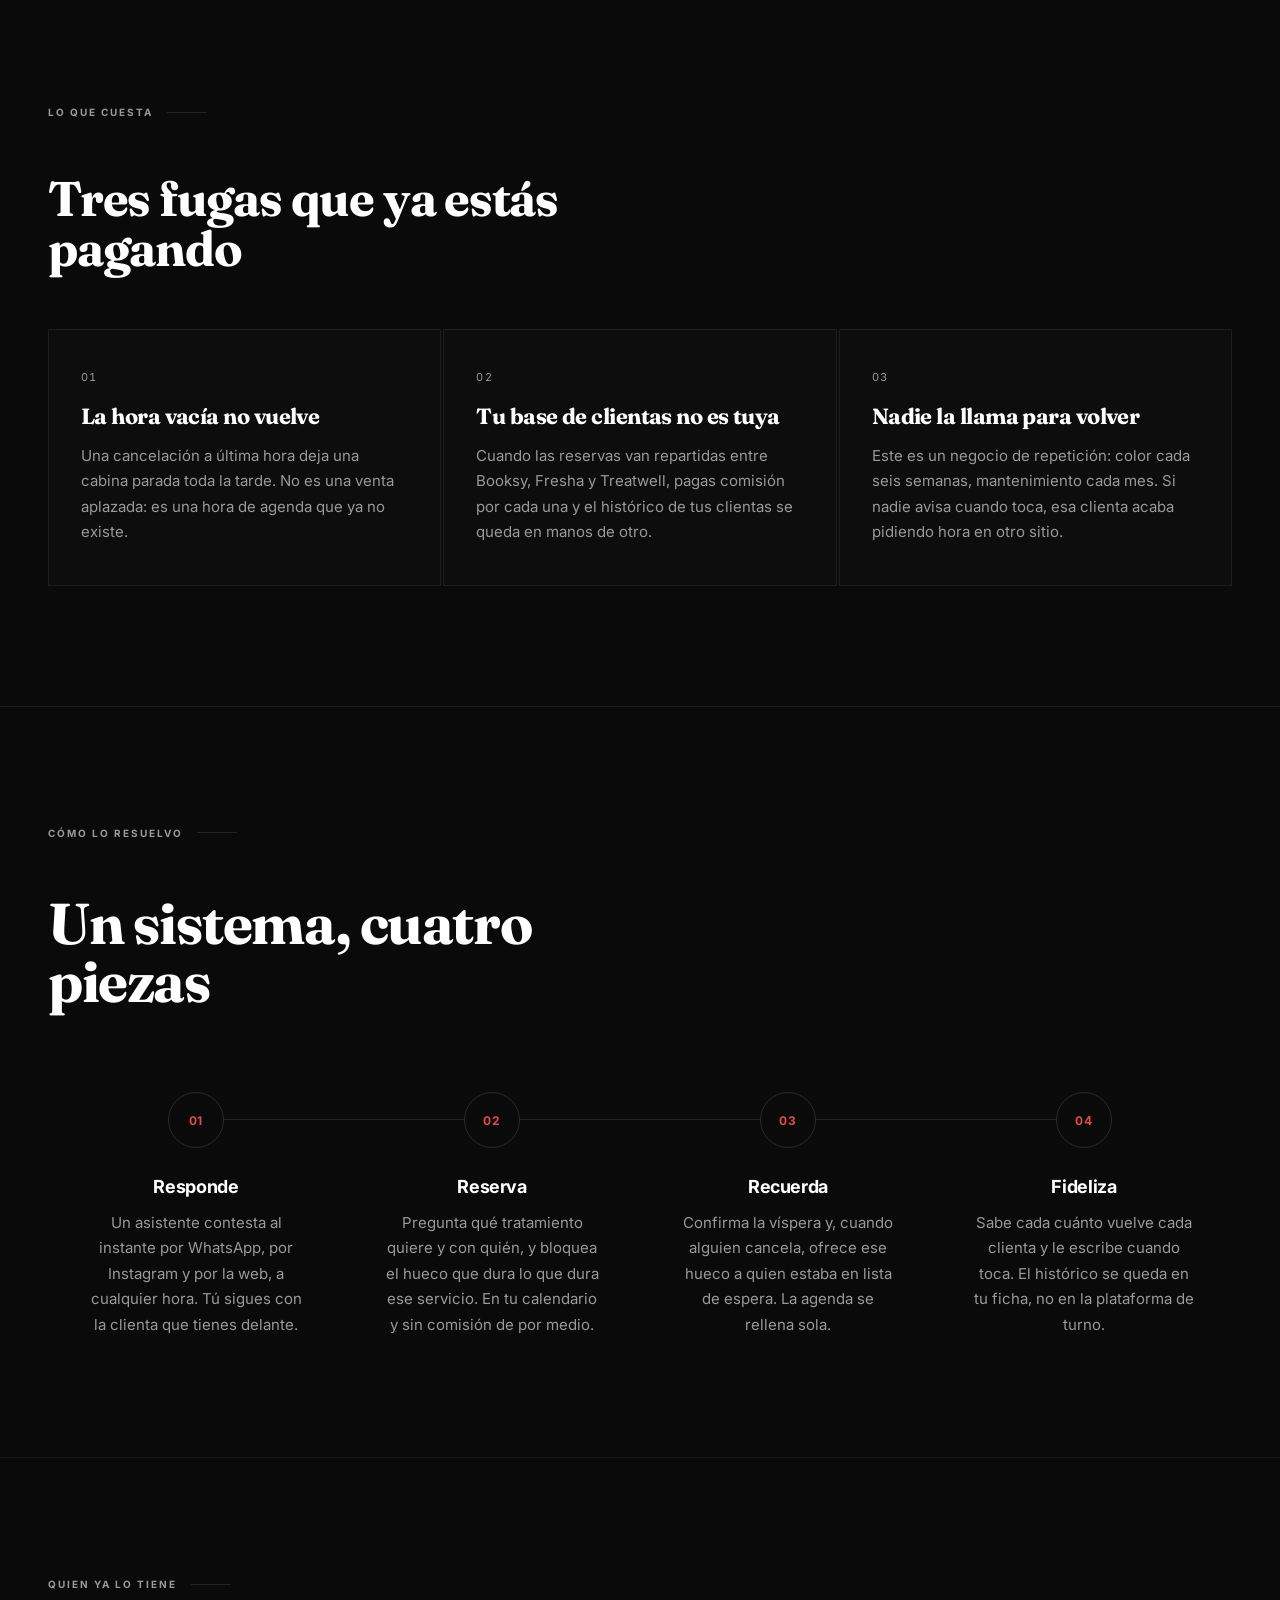
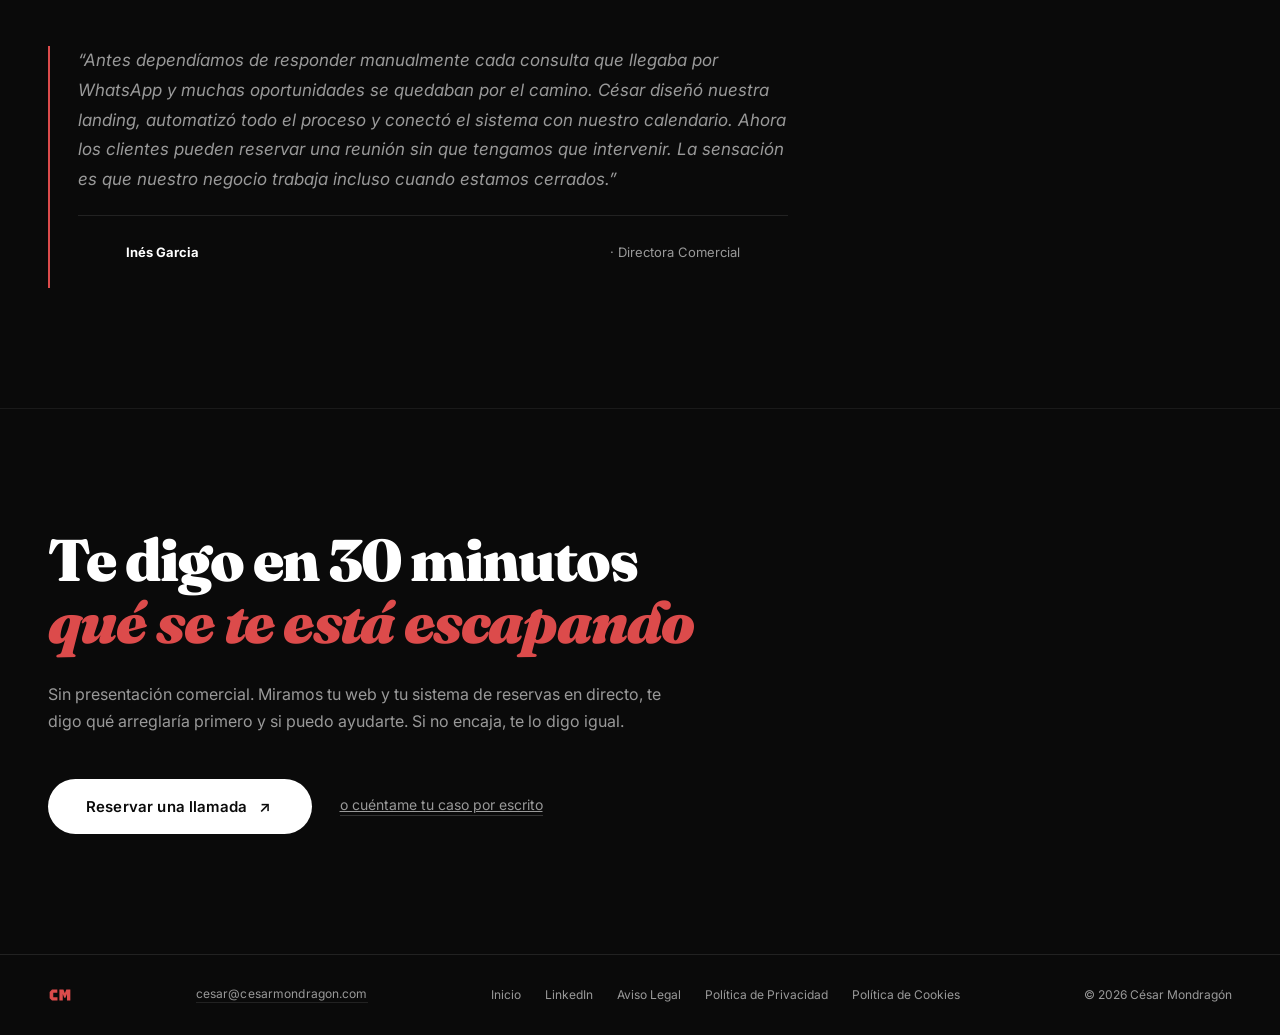
<file: estetica.html>
<!DOCTYPE html>
<html lang="es">
<head>
    <meta charset="UTF-8">
    <meta name="viewport" content="width=device-width, initial-scale=1.0">
    <meta name="theme-color" content="#0A0A0A">
    <title>Captación y reservas para centros de estética y peluquerías | César Mondragón</title>
    <meta name="description" content="De 34 centros de estética analizados, 11 no dejan reservar online y 8 no responden fuera de horario. Monto el sistema que reserva, recuerda y rellena los huecos solo.">
    <meta name="author" content="César Mondragón">
    <meta name="robots" content="index, follow">
    <meta property="og:title" content="El hueco que se queda vacío no se recupera nunca.">
    <meta property="og:description" content="De los 34 centros de estética y peluquerías que he analizado, 11 no permiten reservar online. Monto el sistema que reserva, recuerda y rellena los huecos.">
    <meta property="og:type" content="website">
    <meta property="og:url" content="https://cesarmondragon.com/estetica">
    <meta property="og:image" content="https://cesarmondragon.com/assets/og-image.jpg">
    <meta property="og:image:width" content="1200">
    <meta property="og:image:height" content="630">
    <meta property="og:locale" content="es_ES">
    <meta property="og:site_name" content="César Mondragón">
    <meta name="twitter:card" content="summary_large_image">
    <meta name="twitter:title" content="El hueco que se queda vacío no se recupera nunca.">
    <meta name="twitter:description" content="De los 34 centros de estética y peluquerías que he analizado, 11 no permiten reservar online. Monto el sistema que reserva, recuerda y rellena los huecos.">
    <meta name="twitter:image" content="https://cesarmondragon.com/assets/og-image.jpg">
    <link rel="canonical" href="https://cesarmondragon.com/estetica">
    <link rel="icon" href="assets/favicon.png" type="image/png">
    <link rel="apple-touch-icon" href="assets/favicon.png">
    <!-- Google tag (gtag.js) -->
    <script async src="https://www.googletagmanager.com/gtag/js?id=G-HX2E1YK7XN"></script>
    <script>
      window.dataLayer = window.dataLayer || [];
      function gtag(){dataLayer.push(arguments);}
      gtag('js', new Date());
      gtag('config', 'G-HX2E1YK7XN');
    </script>
    <link rel="preconnect" href="https://fonts.googleapis.com">
    <link rel="preconnect" href="https://fonts.gstatic.com" crossorigin>
    <link href="https://fonts.googleapis.com/css2?family=Fraunces:ital,opsz,wght@0,9..144,700;0,9..144,900;1,9..144,700&family=Inter:ital,opsz,wght@0,14..32,300;0,14..32,400;0,14..32,500;0,14..32,600;0,14..32,700;0,14..32,900;1,14..32,300&display=swap" rel="stylesheet">
    <link rel="stylesheet" href="assets/style.css">
</head>
<body>
    <a href="#lp-hero" class="skip-link">Saltar al contenido</a>

    <div class="cursor" id="cursor"></div>
    <div class="cursor-ring" id="cursorRing"></div>

    <nav id="nav" class="lp-nav">
        <div class="nav-left">
            <a href="/" class="nav-logo"><img src="assets/logo-rojo.svg" alt="César Mondragón" class="nav-logo-img"></a>
        </div>
        <a href="https://cal.com/cesar-mondragon/30min" target="_blank" rel="noopener" class="btn-nav">Reservar llamada <span class="btn-icon"><span class="arr-1">&#8599;</span><span class="arr-2">&#8599;</span></span></a>
    </nav>

    <!-- HERO -->
    <section id="lp-hero">
        <div class="label">Estética, belleza y peluquería</div>
        <h1 class="hero-heading lp-h1">El hueco que se queda vacío <span class="accent">no se recupera nunca.</span></h1>
        <p class="hero-desc lp-sub">De los 34 centros de estética y peluquerías que he analizado, 11 no permiten reservar online: hay que llamar, y si estás con una clienta no lo coges. Monto el sistema que reserva sola, recuerda la cita la víspera y ofrece el hueco que se acaba de liberar a quien estaba esperando.</p>
        <div class="lp-actions">
            <a href="https://cal.com/cesar-mondragon/30min" target="_blank" rel="noopener" class="btn-cta">Reservar una llamada <span class="btn-icon"><span class="arr-1">&#8599;</span><span class="arr-2">&#8599;</span></span></a>
            <a href="https://wa.me/34681204594" target="_blank" rel="noopener" class="lp-link-alt">o escríbeme por WhatsApp</a>
        </div>
    </section>

    <!-- DATOS -->
    <section id="lp-datos">
        <div class="label">El análisis</div>
        <h2 class="servicios-title reveal">Lo que encontré en 34 centros</h2>
        <p class="lp-intro reveal">Revisé una a una la web y el proceso de reserva de 34 centros de estética, clínicas de medicina estética y peluquerías. No es un estudio de mercado: es lo que vi entrando en sus webs como entraría una clienta suya.</p>
        <div class="lp-stats">
            <div class="lp-stat reveal">
                <div class="lp-stat-num">11<span class="lp-stat-de">/34</span></div>
                <h3 class="lp-stat-title">Sin reserva online</h3>
                <p class="lp-stat-desc">Para pedir hora hay que llamar o escribir y esperar. Mientras tanto tú estás con las manos ocupadas en una clienta.</p>
            </div>
            <div class="lp-stat reveal">
                <div class="lp-stat-num">8<span class="lp-stat-de">/34</span></div>
                <h3 class="lp-stat-title">Nadie responde fuera de horario</h3>
                <p class="lp-stat-desc">Ni asistente ni respuesta automática. Buena parte de las consultas llegan por la tarde-noche, justo cuando ya has cerrado.</p>
            </div>
            <div class="lp-stat reveal">
                <div class="lp-stat-num">6<span class="lp-stat-de">/34</span></div>
                <h3 class="lp-stat-title">Sin recordatorios ni recuperación</h3>
                <p class="lp-stat-desc">Nadie confirma la víspera y nadie ofrece el hueco que se cancela. Cada ausencia es una hora de cabina parada.</p>
            </div>
            <div class="lp-stat reveal">
                <div class="lp-stat-num">5<span class="lp-stat-de">/34</span></div>
                <h3 class="lp-stat-title">Sin web propia</h3>
                <p class="lp-stat-desc">Todo vive en Instagram y en plataformas de reserva ajenas. Uno de ellos tiene 8.500 seguidores y ninguna web donde convertirlos.</p>
            </div>
        </div>
    </section>

    <!-- COSTE -->
    <section id="lp-coste">
        <div class="label">Lo que cuesta</div>
        <h2 class="servicios-title reveal">Tres fugas que ya estás pagando</h2>
        <div class="para-quien-grid">
            <div class="para-quien-card reveal">
                <div class="para-quien-n">01</div>
                <h3 class="para-quien-title">La hora vacía no vuelve</h3>
                <p class="para-quien-desc">Una cancelación a última hora deja una cabina parada toda la tarde. No es una venta aplazada: es una hora de agenda que ya no existe.</p>
            </div>
            <div class="para-quien-card reveal">
                <div class="para-quien-n">02</div>
                <h3 class="para-quien-title">Tu base de clientas no es tuya</h3>
                <p class="para-quien-desc">Cuando las reservas van repartidas entre Booksy, Fresha y Treatwell, pagas comisión por cada una y el histórico de tus clientas se queda en manos de otro.</p>
            </div>
            <div class="para-quien-card reveal">
                <div class="para-quien-n">03</div>
                <h3 class="para-quien-title">Nadie la llama para volver</h3>
                <p class="para-quien-desc">Este es un negocio de repetición: color cada seis semanas, mantenimiento cada mes. Si nadie avisa cuando toca, esa clienta acaba pidiendo hora en otro sitio.</p>
            </div>
        </div>
    </section>

    <!-- COMO -->
    <section id="lp-como">
        <div class="label">Cómo lo resuelvo</div>
        <h2 class="proceso-title reveal">Un sistema, cuatro piezas</h2>
        <div class="proceso-steps">
            <div class="proceso-step">
                <div class="proceso-circle">01</div>
                <h3 class="proceso-step-title">Responde</h3>
                <p class="proceso-step-desc">Un asistente contesta al instante por WhatsApp, por Instagram y por la web, a cualquier hora. Tú sigues con la clienta que tienes delante.</p>
            </div>
            <div class="proceso-step">
                <div class="proceso-circle">02</div>
                <h3 class="proceso-step-title">Reserva</h3>
                <p class="proceso-step-desc">Pregunta qué tratamiento quiere y con quién, y bloquea el hueco que dura lo que dura ese servicio. En tu calendario y sin comisión de por medio.</p>
            </div>
            <div class="proceso-step">
                <div class="proceso-circle">03</div>
                <h3 class="proceso-step-title">Recuerda</h3>
                <p class="proceso-step-desc">Confirma la víspera y, cuando alguien cancela, ofrece ese hueco a quien estaba en lista de espera. La agenda se rellena sola.</p>
            </div>
            <div class="proceso-step">
                <div class="proceso-circle">04</div>
                <h3 class="proceso-step-title">Fideliza</h3>
                <p class="proceso-step-desc">Sabe cada cuánto vuelve cada clienta y le escribe cuando toca. El histórico se queda en tu ficha, no en la plataforma de turno.</p>
            </div>
        </div>
    </section>

    <!-- PRUEBA -->
    <section id="lp-prueba">
        <div class="label">Quien ya lo tiene</div>
        <blockquote class="lp-quote reveal">
            <p>&ldquo;Antes dependíamos de responder manualmente cada consulta que llegaba por WhatsApp y muchas oportunidades se quedaban por el camino. César diseñó nuestra landing, automatizó todo el proceso y conectó el sistema con nuestro calendario. Ahora los clientes pueden reservar una reunión sin que tengamos que intervenir. La sensación es que nuestro negocio trabaja incluso cuando estamos cerrados.&rdquo;</p>
            <footer><strong>Inés Garcia</strong> · Directora Comercial</footer>
        </blockquote>
    </section>

    <!-- CTA -->
    <section id="lp-cta">
        <h2 class="cta-title reveal">Te digo en 30 minutos<br><em>qué se te está escapando</em></h2>
        <p class="lp-intro reveal">Sin presentación comercial. Miramos tu web y tu sistema de reservas en directo, te digo qué arreglaría primero y si puedo ayudarte. Si no encaja, te lo digo igual.</p>
        <div class="lp-actions">
            <a href="https://cal.com/cesar-mondragon/30min" target="_blank" rel="noopener" class="btn-cta">Reservar una llamada <span class="btn-icon"><span class="arr-1">&#8599;</span><span class="arr-2">&#8599;</span></span></a>
            <a href="/#contacto" class="lp-link-alt">o cuéntame tu caso por escrito</a>
        </div>
    </section>

    <footer>
        <a href="/" class="footer-logo"><img src="assets/logo-rojo.svg" alt="César Mondragón" style="height:24px;width:auto;display:block;"></a>
        <a href="mailto:cesar@cesarmondragon.com" class="footer-cta">cesar@cesarmondragon.com</a>
        <div class="footer-legal">
            <a href="/">Inicio</a>
            <a href="https://www.linkedin.com/in/cesar-mondragon/" target="_blank" rel="noopener">LinkedIn</a>
            <a href="/aviso-legal">Aviso Legal</a>
            <a href="/privacidad">Política de Privacidad</a>
            <a href="/cookies">Política de Cookies</a>
        </div>
        <span class="footer-copy">&copy; 2026 César Mondragón</span>
    </footer>

    <div class="cookie-banner" id="cookieBanner">
        <p class="cookie-text">Usamos cookies para mejorar tu experiencia. <a href="/cookies">Más información</a></p>
        <div class="cookie-btns">
            <button class="cookie-btn cookie-reject" id="cookieReject">Solo esenciales</button>
            <button class="cookie-btn cookie-accept" id="cookieAccept">Aceptar todas</button>
        </div>
    </div>

    <script src="assets/landing.js"></script>
</body>
</html>
</file>
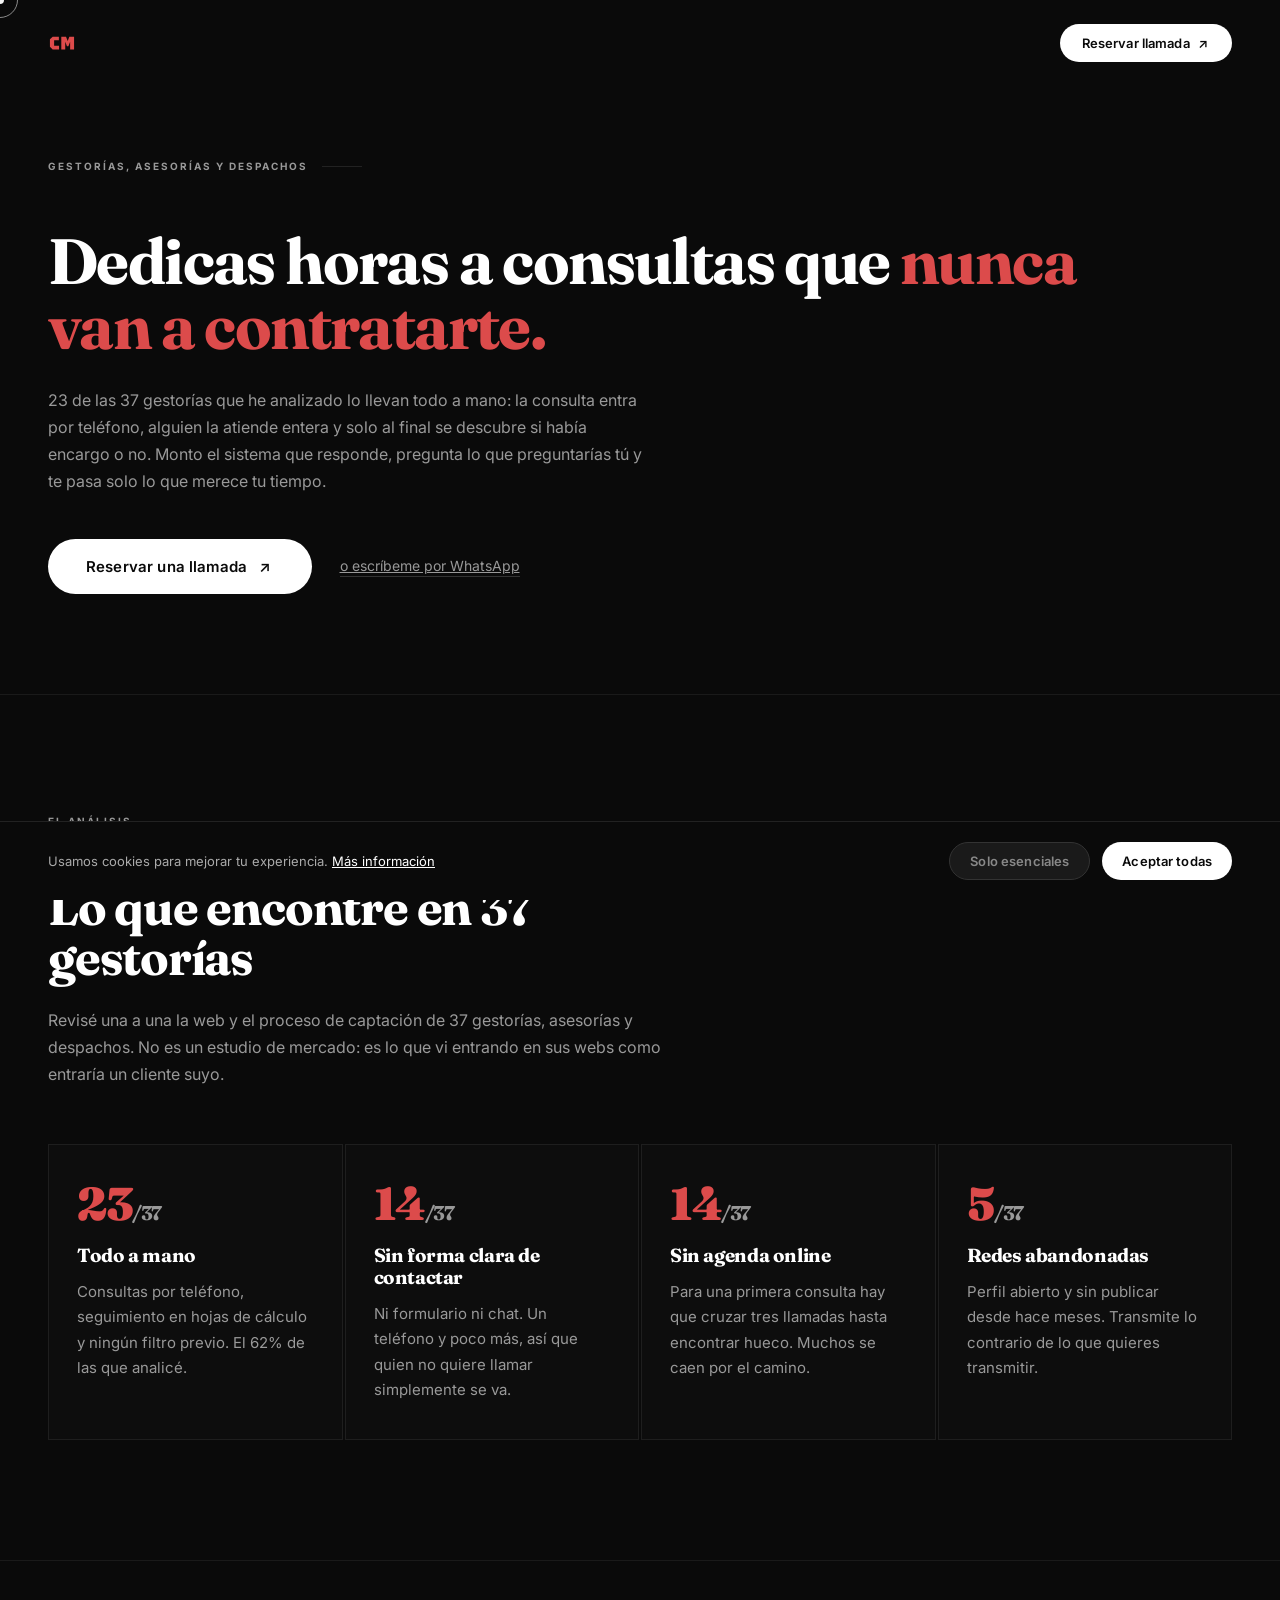
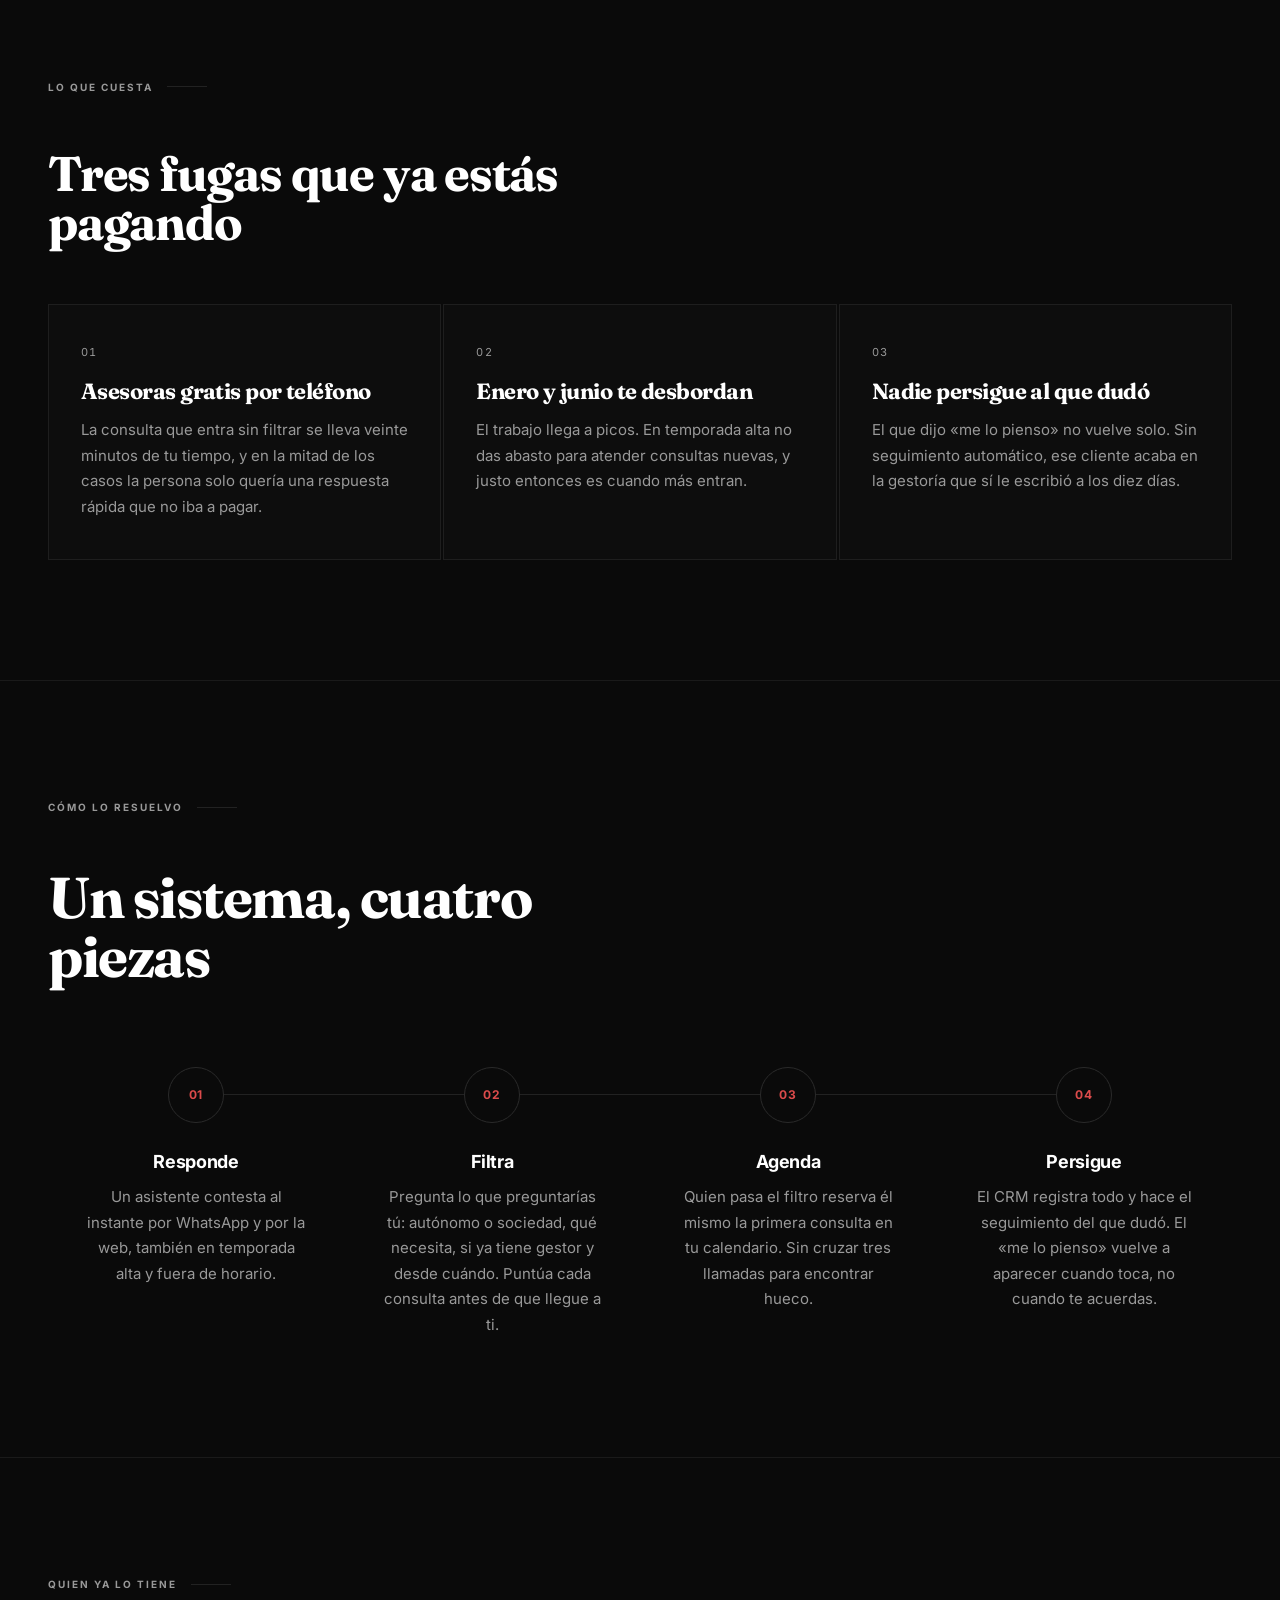
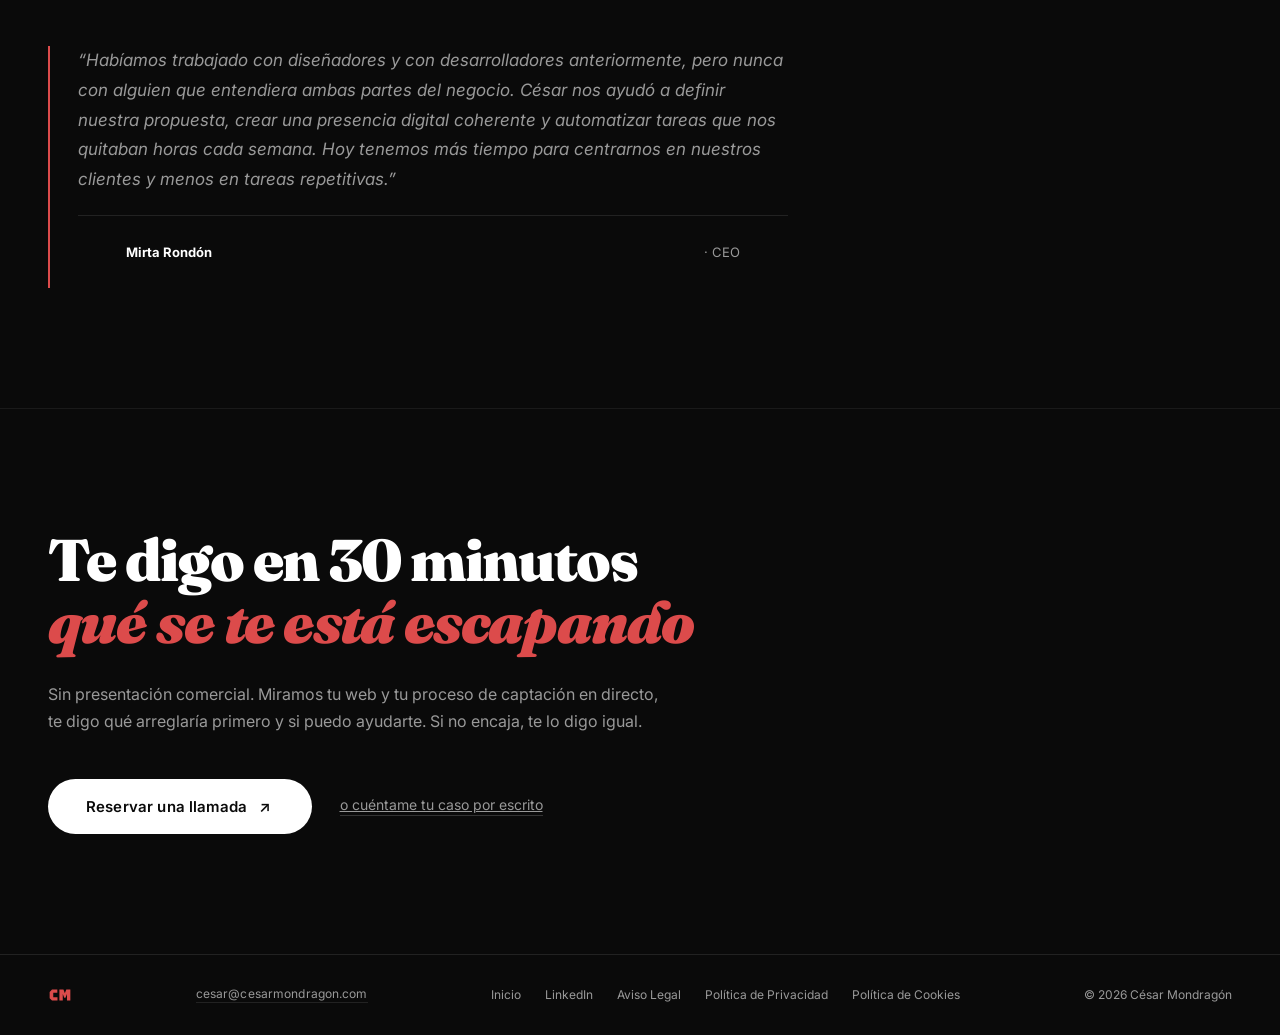
<file: gestorias.html>
<!DOCTYPE html>
<html lang="es">
<head>
    <meta charset="UTF-8">
    <meta name="viewport" content="width=device-width, initial-scale=1.0">
    <meta name="theme-color" content="#0A0A0A">
    <title>Captación automatizada para gestorías y asesorías | César Mondragón</title>
    <meta name="description" content="De 37 gestorías analizadas, 23 lo llevan todo a mano. Monto el sistema que responde, filtra y agenda por ti, para que dediques las horas a los clientes que pagan.">
    <meta name="author" content="César Mondragón">
    <meta name="robots" content="index, follow">
    <meta property="og:title" content="Dedicas horas a consultas que nunca van a contratarte.">
    <meta property="og:description" content="23 de las 37 gestorías que he analizado lo llevan todo a mano. Monto el sistema que responde, filtra y agenda por ti.">
    <meta property="og:type" content="website">
    <meta property="og:url" content="https://cesarmondragon.com/gestorias">
    <meta property="og:image" content="https://cesarmondragon.com/assets/og-image.jpg">
    <meta property="og:image:width" content="1200">
    <meta property="og:image:height" content="630">
    <meta property="og:locale" content="es_ES">
    <meta property="og:site_name" content="César Mondragón">
    <meta name="twitter:card" content="summary_large_image">
    <meta name="twitter:title" content="Dedicas horas a consultas que nunca van a contratarte.">
    <meta name="twitter:description" content="23 de las 37 gestorías que he analizado lo llevan todo a mano. Monto el sistema que responde, filtra y agenda por ti.">
    <meta name="twitter:image" content="https://cesarmondragon.com/assets/og-image.jpg">
    <link rel="canonical" href="https://cesarmondragon.com/gestorias">
    <link rel="icon" href="assets/favicon.png" type="image/png">
    <link rel="apple-touch-icon" href="assets/favicon.png">
    <!-- Google tag (gtag.js) -->
    <script async src="https://www.googletagmanager.com/gtag/js?id=G-HX2E1YK7XN"></script>
    <script>
      window.dataLayer = window.dataLayer || [];
      function gtag(){dataLayer.push(arguments);}
      gtag('js', new Date());
      gtag('config', 'G-HX2E1YK7XN');
    </script>
    <link rel="preconnect" href="https://fonts.googleapis.com">
    <link rel="preconnect" href="https://fonts.gstatic.com" crossorigin>
    <link href="https://fonts.googleapis.com/css2?family=Fraunces:ital,opsz,wght@0,9..144,700;0,9..144,900;1,9..144,700&family=Inter:ital,opsz,wght@0,14..32,300;0,14..32,400;0,14..32,500;0,14..32,600;0,14..32,700;0,14..32,900;1,14..32,300&display=swap" rel="stylesheet">
    <link rel="stylesheet" href="assets/style.css">
</head>
<body>
    <a href="#lp-hero" class="skip-link">Saltar al contenido</a>

    <div class="cursor" id="cursor"></div>
    <div class="cursor-ring" id="cursorRing"></div>

    <nav id="nav" class="lp-nav">
        <div class="nav-left">
            <a href="/" class="nav-logo"><img src="assets/logo-rojo.svg" alt="César Mondragón" class="nav-logo-img"></a>
        </div>
        <a href="https://cal.com/cesar-mondragon/30min" target="_blank" rel="noopener" class="btn-nav">Reservar llamada <span class="btn-icon"><span class="arr-1">&#8599;</span><span class="arr-2">&#8599;</span></span></a>
    </nav>

    <!-- HERO -->
    <section id="lp-hero">
        <div class="label">Gestorías, asesorías y despachos</div>
        <h1 class="hero-heading lp-h1">Dedicas horas a consultas que <span class="accent">nunca van a contratarte.</span></h1>
        <p class="hero-desc lp-sub">23 de las 37 gestorías que he analizado lo llevan todo a mano: la consulta entra por teléfono, alguien la atiende entera y solo al final se descubre si había encargo o no. Monto el sistema que responde, pregunta lo que preguntarías tú y te pasa solo lo que merece tu tiempo.</p>
        <div class="lp-actions">
            <a href="https://cal.com/cesar-mondragon/30min" target="_blank" rel="noopener" class="btn-cta">Reservar una llamada <span class="btn-icon"><span class="arr-1">&#8599;</span><span class="arr-2">&#8599;</span></span></a>
            <a href="https://wa.me/34681204594" target="_blank" rel="noopener" class="lp-link-alt">o escríbeme por WhatsApp</a>
        </div>
    </section>

    <!-- DATOS -->
    <section id="lp-datos">
        <div class="label">El análisis</div>
        <h2 class="servicios-title reveal">Lo que encontré en 37 gestorías</h2>
        <p class="lp-intro reveal">Revisé una a una la web y el proceso de captación de 37 gestorías, asesorías y despachos. No es un estudio de mercado: es lo que vi entrando en sus webs como entraría un cliente suyo.</p>
        <div class="lp-stats">
            <div class="lp-stat reveal">
                <div class="lp-stat-num">23<span class="lp-stat-de">/37</span></div>
                <h3 class="lp-stat-title">Todo a mano</h3>
                <p class="lp-stat-desc">Consultas por teléfono, seguimiento en hojas de cálculo y ningún filtro previo. El 62% de las que analicé.</p>
            </div>
            <div class="lp-stat reveal">
                <div class="lp-stat-num">14<span class="lp-stat-de">/37</span></div>
                <h3 class="lp-stat-title">Sin forma clara de contactar</h3>
                <p class="lp-stat-desc">Ni formulario ni chat. Un teléfono y poco más, así que quien no quiere llamar simplemente se va.</p>
            </div>
            <div class="lp-stat reveal">
                <div class="lp-stat-num">14<span class="lp-stat-de">/37</span></div>
                <h3 class="lp-stat-title">Sin agenda online</h3>
                <p class="lp-stat-desc">Para una primera consulta hay que cruzar tres llamadas hasta encontrar hueco. Muchos se caen por el camino.</p>
            </div>
            <div class="lp-stat reveal">
                <div class="lp-stat-num">5<span class="lp-stat-de">/37</span></div>
                <h3 class="lp-stat-title">Redes abandonadas</h3>
                <p class="lp-stat-desc">Perfil abierto y sin publicar desde hace meses. Transmite lo contrario de lo que quieres transmitir.</p>
            </div>
        </div>
    </section>

    <!-- COSTE -->
    <section id="lp-coste">
        <div class="label">Lo que cuesta</div>
        <h2 class="servicios-title reveal">Tres fugas que ya estás pagando</h2>
        <div class="para-quien-grid">
            <div class="para-quien-card reveal">
                <div class="para-quien-n">01</div>
                <h3 class="para-quien-title">Asesoras gratis por teléfono</h3>
                <p class="para-quien-desc">La consulta que entra sin filtrar se lleva veinte minutos de tu tiempo, y en la mitad de los casos la persona solo quería una respuesta rápida que no iba a pagar.</p>
            </div>
            <div class="para-quien-card reveal">
                <div class="para-quien-n">02</div>
                <h3 class="para-quien-title">Enero y junio te desbordan</h3>
                <p class="para-quien-desc">El trabajo llega a picos. En temporada alta no das abasto para atender consultas nuevas, y justo entonces es cuando más entran.</p>
            </div>
            <div class="para-quien-card reveal">
                <div class="para-quien-n">03</div>
                <h3 class="para-quien-title">Nadie persigue al que dudó</h3>
                <p class="para-quien-desc">El que dijo «me lo pienso» no vuelve solo. Sin seguimiento automático, ese cliente acaba en la gestoría que sí le escribió a los diez días.</p>
            </div>
        </div>
    </section>

    <!-- COMO -->
    <section id="lp-como">
        <div class="label">Cómo lo resuelvo</div>
        <h2 class="proceso-title reveal">Un sistema, cuatro piezas</h2>
        <div class="proceso-steps">
            <div class="proceso-step">
                <div class="proceso-circle">01</div>
                <h3 class="proceso-step-title">Responde</h3>
                <p class="proceso-step-desc">Un asistente contesta al instante por WhatsApp y por la web, también en temporada alta y fuera de horario.</p>
            </div>
            <div class="proceso-step">
                <div class="proceso-circle">02</div>
                <h3 class="proceso-step-title">Filtra</h3>
                <p class="proceso-step-desc">Pregunta lo que preguntarías tú: autónomo o sociedad, qué necesita, si ya tiene gestor y desde cuándo. Puntúa cada consulta antes de que llegue a ti.</p>
            </div>
            <div class="proceso-step">
                <div class="proceso-circle">03</div>
                <h3 class="proceso-step-title">Agenda</h3>
                <p class="proceso-step-desc">Quien pasa el filtro reserva él mismo la primera consulta en tu calendario. Sin cruzar tres llamadas para encontrar hueco.</p>
            </div>
            <div class="proceso-step">
                <div class="proceso-circle">04</div>
                <h3 class="proceso-step-title">Persigue</h3>
                <p class="proceso-step-desc">El CRM registra todo y hace el seguimiento del que dudó. El «me lo pienso» vuelve a aparecer cuando toca, no cuando te acuerdas.</p>
            </div>
        </div>
    </section>

    <!-- PRUEBA -->
    <section id="lp-prueba">
        <div class="label">Quien ya lo tiene</div>
        <blockquote class="lp-quote reveal">
            <p>&ldquo;Habíamos trabajado con diseñadores y con desarrolladores anteriormente, pero nunca con alguien que entendiera ambas partes del negocio. César nos ayudó a definir nuestra propuesta, crear una presencia digital coherente y automatizar tareas que nos quitaban horas cada semana. Hoy tenemos más tiempo para centrarnos en nuestros clientes y menos en tareas repetitivas.&rdquo;</p>
            <footer><strong>Mirta Rondón</strong> · CEO</footer>
        </blockquote>
    </section>

    <!-- CTA -->
    <section id="lp-cta">
        <h2 class="cta-title reveal">Te digo en 30 minutos<br><em>qué se te está escapando</em></h2>
        <p class="lp-intro reveal">Sin presentación comercial. Miramos tu web y tu proceso de captación en directo, te digo qué arreglaría primero y si puedo ayudarte. Si no encaja, te lo digo igual.</p>
        <div class="lp-actions">
            <a href="https://cal.com/cesar-mondragon/30min" target="_blank" rel="noopener" class="btn-cta">Reservar una llamada <span class="btn-icon"><span class="arr-1">&#8599;</span><span class="arr-2">&#8599;</span></span></a>
            <a href="/#contacto" class="lp-link-alt">o cuéntame tu caso por escrito</a>
        </div>
    </section>

    <footer>
        <a href="/" class="footer-logo"><img src="assets/logo-rojo.svg" alt="César Mondragón" style="height:24px;width:auto;display:block;"></a>
        <a href="mailto:cesar@cesarmondragon.com" class="footer-cta">cesar@cesarmondragon.com</a>
        <div class="footer-legal">
            <a href="/">Inicio</a>
            <a href="https://www.linkedin.com/in/cesar-mondragon/" target="_blank" rel="noopener">LinkedIn</a>
            <a href="/aviso-legal">Aviso Legal</a>
            <a href="/privacidad">Política de Privacidad</a>
            <a href="/cookies">Política de Cookies</a>
        </div>
        <span class="footer-copy">&copy; 2026 César Mondragón</span>
    </footer>

    <div class="cookie-banner" id="cookieBanner">
        <p class="cookie-text">Usamos cookies para mejorar tu experiencia. <a href="/cookies">Más información</a></p>
        <div class="cookie-btns">
            <button class="cookie-btn cookie-reject" id="cookieReject">Solo esenciales</button>
            <button class="cookie-btn cookie-accept" id="cookieAccept">Aceptar todas</button>
        </div>
    </div>

    <script src="assets/landing.js"></script>
</body>
</html>
</file>
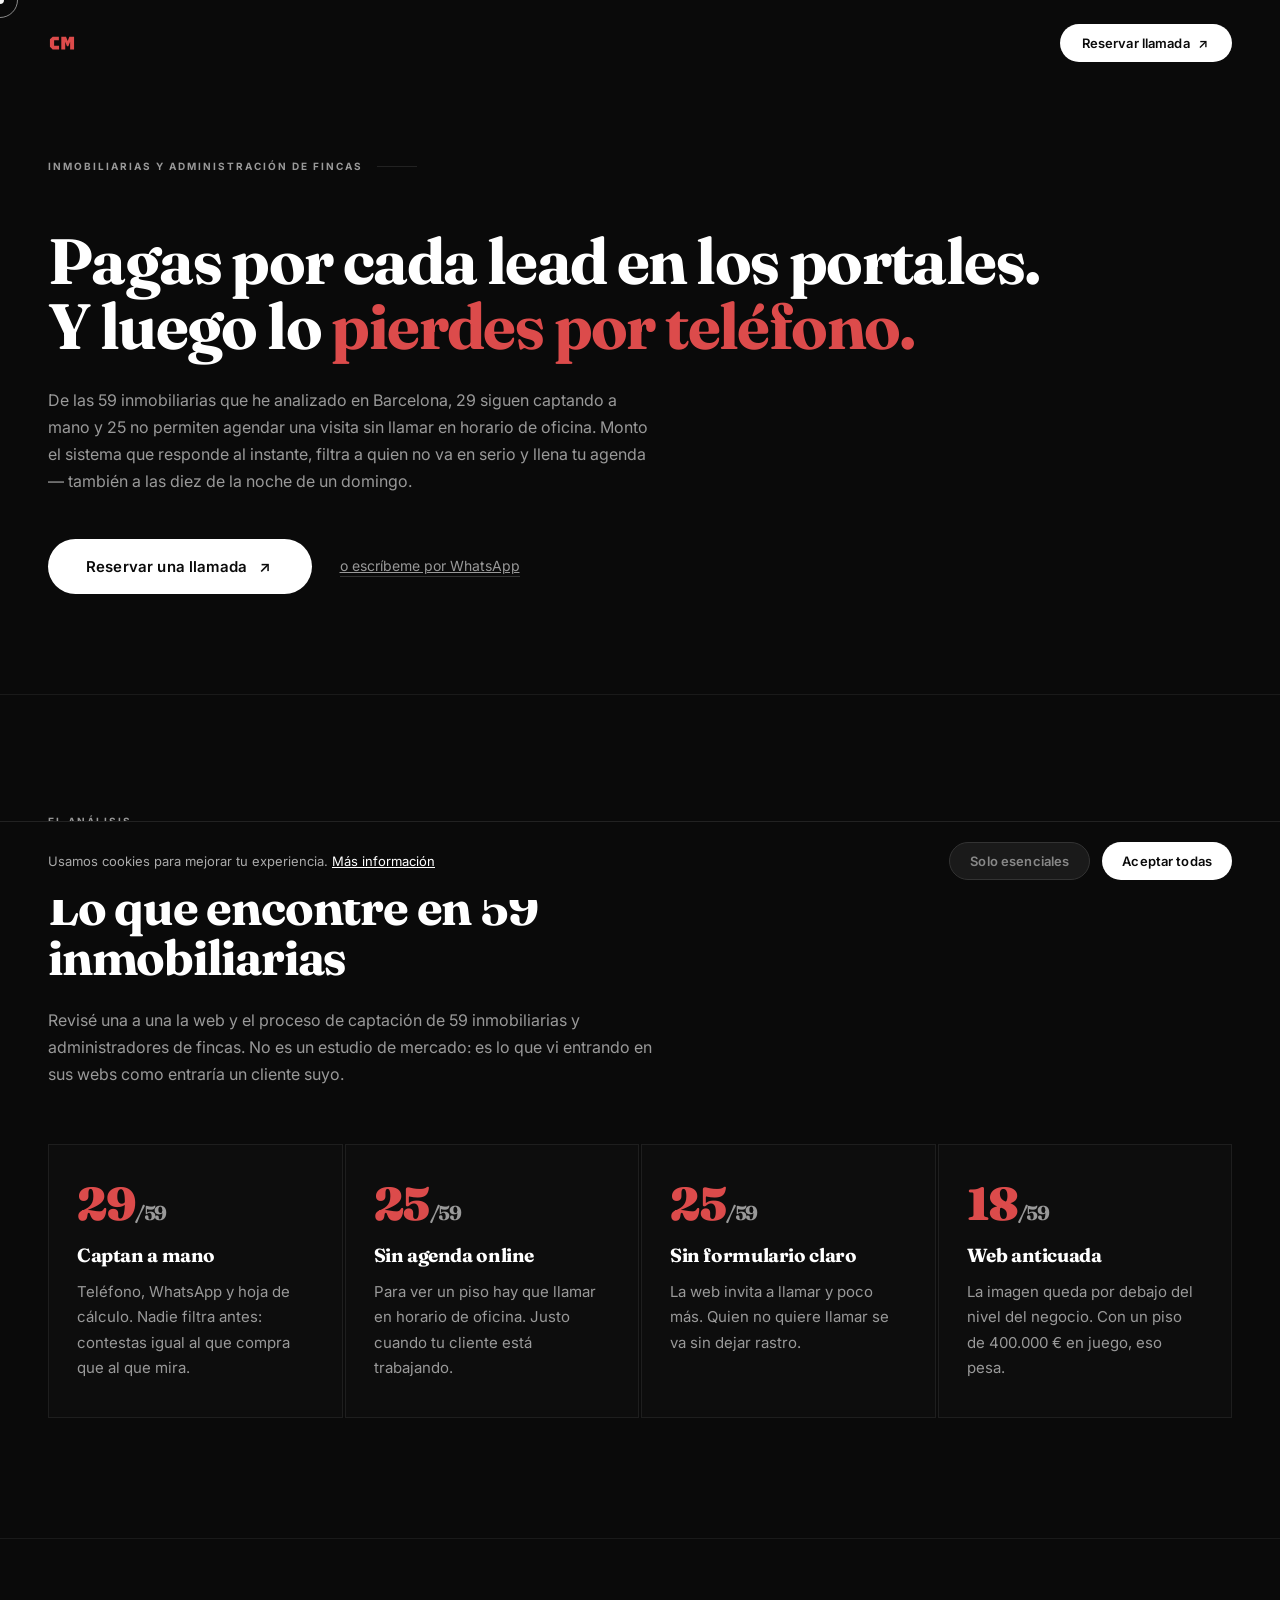
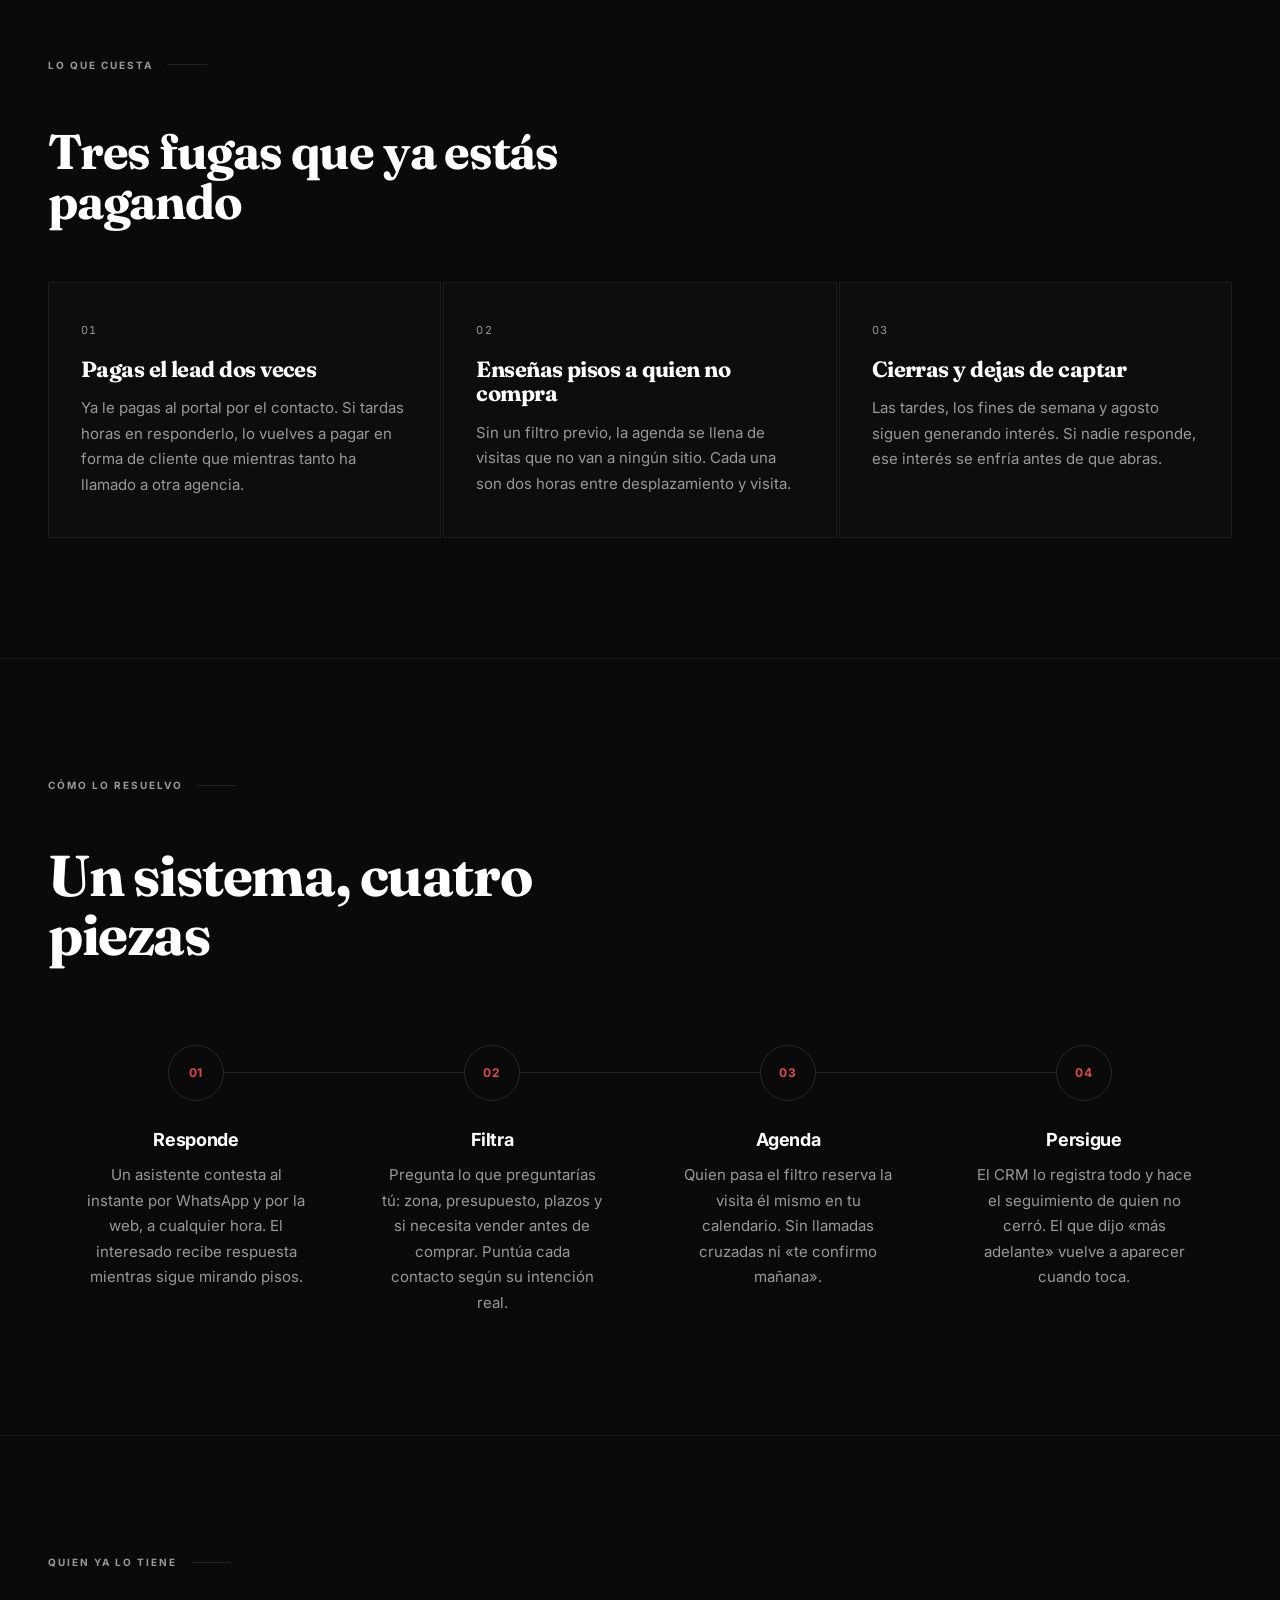
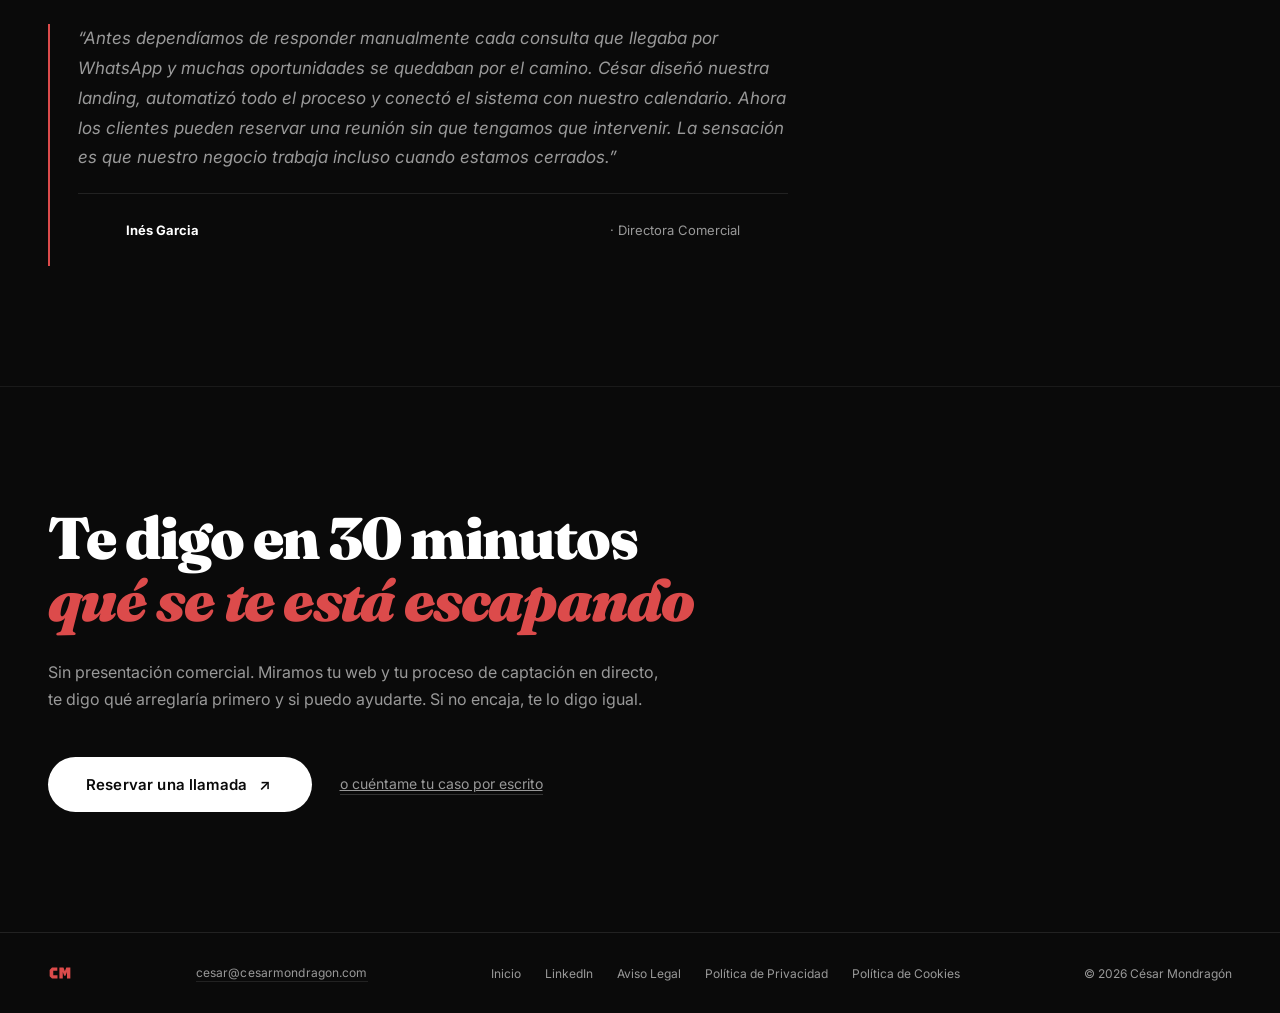
<file: inmobiliarias.html>
<!DOCTYPE html>
<html lang="es">
<head>
    <meta charset="UTF-8">
    <meta name="viewport" content="width=device-width, initial-scale=1.0">
    <meta name="theme-color" content="#0A0A0A">
    <title>Captación para inmobiliarias y administradores de fincas | César Mondragón</title>
    <meta name="description" content="Analicé 59 inmobiliarias: 29 siguen captando a mano y 25 no dejan agendar una visita sin llamar. Monto el sistema que responde, filtra y llena tu agenda.">
    <meta name="author" content="César Mondragón">
    <meta name="robots" content="index, follow">
    <meta property="og:title" content="Pagas por cada lead en los portales. Y luego lo pierdes por teléfono.">
    <meta property="og:description" content="De las 59 inmobiliarias que he analizado, 29 siguen captando a mano. Monto el sistema que responde al instante y llena tu agenda de visitas.">
    <meta property="og:type" content="website">
    <meta property="og:url" content="https://cesarmondragon.com/inmobiliarias">
    <meta property="og:image" content="https://cesarmondragon.com/assets/og-image.jpg">
    <meta property="og:image:width" content="1200">
    <meta property="og:image:height" content="630">
    <meta property="og:locale" content="es_ES">
    <meta property="og:site_name" content="César Mondragón">
    <meta name="twitter:card" content="summary_large_image">
    <meta name="twitter:title" content="Pagas por cada lead en los portales. Y luego lo pierdes por teléfono.">
    <meta name="twitter:description" content="De las 59 inmobiliarias que he analizado, 29 siguen captando a mano. Monto el sistema que responde al instante y llena tu agenda de visitas.">
    <meta name="twitter:image" content="https://cesarmondragon.com/assets/og-image.jpg">
    <link rel="canonical" href="https://cesarmondragon.com/inmobiliarias">
    <link rel="icon" href="assets/favicon.png" type="image/png">
    <link rel="apple-touch-icon" href="assets/favicon.png">
    <!-- Google tag (gtag.js) -->
    <script async src="https://www.googletagmanager.com/gtag/js?id=G-HX2E1YK7XN"></script>
    <script>
      window.dataLayer = window.dataLayer || [];
      function gtag(){dataLayer.push(arguments);}
      gtag('js', new Date());
      gtag('config', 'G-HX2E1YK7XN');
    </script>
    <link rel="preconnect" href="https://fonts.googleapis.com">
    <link rel="preconnect" href="https://fonts.gstatic.com" crossorigin>
    <link href="https://fonts.googleapis.com/css2?family=Fraunces:ital,opsz,wght@0,9..144,700;0,9..144,900;1,9..144,700&family=Inter:ital,opsz,wght@0,14..32,300;0,14..32,400;0,14..32,500;0,14..32,600;0,14..32,700;0,14..32,900;1,14..32,300&display=swap" rel="stylesheet">
    <link rel="stylesheet" href="assets/style.css">
</head>
<body>
    <a href="#lp-hero" class="skip-link">Saltar al contenido</a>

    <div class="cursor" id="cursor"></div>
    <div class="cursor-ring" id="cursorRing"></div>

    <nav id="nav" class="lp-nav">
        <div class="nav-left">
            <a href="/" class="nav-logo"><img src="assets/logo-rojo.svg" alt="César Mondragón" class="nav-logo-img"></a>
        </div>
        <a href="https://cal.com/cesar-mondragon/30min" target="_blank" rel="noopener" class="btn-nav">Reservar llamada <span class="btn-icon"><span class="arr-1">&#8599;</span><span class="arr-2">&#8599;</span></span></a>
    </nav>

    <!-- HERO -->
    <section id="lp-hero">
        <div class="label">Inmobiliarias y administración de fincas</div>
        <h1 class="hero-heading lp-h1">Pagas por cada lead en los portales. Y luego lo <span class="accent">pierdes por teléfono.</span></h1>
        <p class="hero-desc lp-sub">De las 59 inmobiliarias que he analizado en Barcelona, 29 siguen captando a mano y 25 no permiten agendar una visita sin llamar en horario de oficina. Monto el sistema que responde al instante, filtra a quien no va en serio y llena tu agenda — también a las diez de la noche de un domingo.</p>
        <div class="lp-actions">
            <a href="https://cal.com/cesar-mondragon/30min" target="_blank" rel="noopener" class="btn-cta">Reservar una llamada <span class="btn-icon"><span class="arr-1">&#8599;</span><span class="arr-2">&#8599;</span></span></a>
            <a href="https://wa.me/34681204594" target="_blank" rel="noopener" class="lp-link-alt">o escríbeme por WhatsApp</a>
        </div>
    </section>

    <!-- DATOS -->
    <section id="lp-datos">
        <div class="label">El análisis</div>
        <h2 class="servicios-title reveal">Lo que encontré en 59 inmobiliarias</h2>
        <p class="lp-intro reveal">Revisé una a una la web y el proceso de captación de 59 inmobiliarias y administradores de fincas. No es un estudio de mercado: es lo que vi entrando en sus webs como entraría un cliente suyo.</p>
        <div class="lp-stats">
            <div class="lp-stat reveal">
                <div class="lp-stat-num">29<span class="lp-stat-de">/59</span></div>
                <h3 class="lp-stat-title">Captan a mano</h3>
                <p class="lp-stat-desc">Teléfono, WhatsApp y hoja de cálculo. Nadie filtra antes: contestas igual al que compra que al que mira.</p>
            </div>
            <div class="lp-stat reveal">
                <div class="lp-stat-num">25<span class="lp-stat-de">/59</span></div>
                <h3 class="lp-stat-title">Sin agenda online</h3>
                <p class="lp-stat-desc">Para ver un piso hay que llamar en horario de oficina. Justo cuando tu cliente está trabajando.</p>
            </div>
            <div class="lp-stat reveal">
                <div class="lp-stat-num">25<span class="lp-stat-de">/59</span></div>
                <h3 class="lp-stat-title">Sin formulario claro</h3>
                <p class="lp-stat-desc">La web invita a llamar y poco más. Quien no quiere llamar se va sin dejar rastro.</p>
            </div>
            <div class="lp-stat reveal">
                <div class="lp-stat-num">18<span class="lp-stat-de">/59</span></div>
                <h3 class="lp-stat-title">Web anticuada</h3>
                <p class="lp-stat-desc">La imagen queda por debajo del nivel del negocio. Con un piso de 400.000 € en juego, eso pesa.</p>
            </div>
        </div>
    </section>

    <!-- COSTE -->
    <section id="lp-coste">
        <div class="label">Lo que cuesta</div>
        <h2 class="servicios-title reveal">Tres fugas que ya estás pagando</h2>
        <div class="para-quien-grid">
            <div class="para-quien-card reveal">
                <div class="para-quien-n">01</div>
                <h3 class="para-quien-title">Pagas el lead dos veces</h3>
                <p class="para-quien-desc">Ya le pagas al portal por el contacto. Si tardas horas en responderlo, lo vuelves a pagar en forma de cliente que mientras tanto ha llamado a otra agencia.</p>
            </div>
            <div class="para-quien-card reveal">
                <div class="para-quien-n">02</div>
                <h3 class="para-quien-title">Enseñas pisos a quien no compra</h3>
                <p class="para-quien-desc">Sin un filtro previo, la agenda se llena de visitas que no van a ningún sitio. Cada una son dos horas entre desplazamiento y visita.</p>
            </div>
            <div class="para-quien-card reveal">
                <div class="para-quien-n">03</div>
                <h3 class="para-quien-title">Cierras y dejas de captar</h3>
                <p class="para-quien-desc">Las tardes, los fines de semana y agosto siguen generando interés. Si nadie responde, ese interés se enfría antes de que abras.</p>
            </div>
        </div>
    </section>

    <!-- COMO -->
    <section id="lp-como">
        <div class="label">Cómo lo resuelvo</div>
        <h2 class="proceso-title reveal">Un sistema, cuatro piezas</h2>
        <div class="proceso-steps">
            <div class="proceso-step">
                <div class="proceso-circle">01</div>
                <h3 class="proceso-step-title">Responde</h3>
                <p class="proceso-step-desc">Un asistente contesta al instante por WhatsApp y por la web, a cualquier hora. El interesado recibe respuesta mientras sigue mirando pisos.</p>
            </div>
            <div class="proceso-step">
                <div class="proceso-circle">02</div>
                <h3 class="proceso-step-title">Filtra</h3>
                <p class="proceso-step-desc">Pregunta lo que preguntarías tú: zona, presupuesto, plazos y si necesita vender antes de comprar. Puntúa cada contacto según su intención real.</p>
            </div>
            <div class="proceso-step">
                <div class="proceso-circle">03</div>
                <h3 class="proceso-step-title">Agenda</h3>
                <p class="proceso-step-desc">Quien pasa el filtro reserva la visita él mismo en tu calendario. Sin llamadas cruzadas ni «te confirmo mañana».</p>
            </div>
            <div class="proceso-step">
                <div class="proceso-circle">04</div>
                <h3 class="proceso-step-title">Persigue</h3>
                <p class="proceso-step-desc">El CRM lo registra todo y hace el seguimiento de quien no cerró. El que dijo «más adelante» vuelve a aparecer cuando toca.</p>
            </div>
        </div>
    </section>

    <!-- PRUEBA -->
    <section id="lp-prueba">
        <div class="label">Quien ya lo tiene</div>
        <blockquote class="lp-quote reveal">
            <p>&ldquo;Antes dependíamos de responder manualmente cada consulta que llegaba por WhatsApp y muchas oportunidades se quedaban por el camino. César diseñó nuestra landing, automatizó todo el proceso y conectó el sistema con nuestro calendario. Ahora los clientes pueden reservar una reunión sin que tengamos que intervenir. La sensación es que nuestro negocio trabaja incluso cuando estamos cerrados.&rdquo;</p>
            <footer><strong>Inés Garcia</strong> · Directora Comercial</footer>
        </blockquote>
    </section>

    <!-- CTA -->
    <section id="lp-cta">
        <h2 class="cta-title reveal">Te digo en 30 minutos<br><em>qué se te está escapando</em></h2>
        <p class="lp-intro reveal">Sin presentación comercial. Miramos tu web y tu proceso de captación en directo, te digo qué arreglaría primero y si puedo ayudarte. Si no encaja, te lo digo igual.</p>
        <div class="lp-actions">
            <a href="https://cal.com/cesar-mondragon/30min" target="_blank" rel="noopener" class="btn-cta">Reservar una llamada <span class="btn-icon"><span class="arr-1">&#8599;</span><span class="arr-2">&#8599;</span></span></a>
            <a href="/#contacto" class="lp-link-alt">o cuéntame tu caso por escrito</a>
        </div>
    </section>

    <footer>
        <a href="/" class="footer-logo"><img src="assets/logo-rojo.svg" alt="César Mondragón" style="height:24px;width:auto;display:block;"></a>
        <a href="mailto:cesar@cesarmondragon.com" class="footer-cta">cesar@cesarmondragon.com</a>
        <div class="footer-legal">
            <a href="/">Inicio</a>
            <a href="https://www.linkedin.com/in/cesar-mondragon/" target="_blank" rel="noopener">LinkedIn</a>
            <a href="/aviso-legal">Aviso Legal</a>
            <a href="/privacidad">Política de Privacidad</a>
            <a href="/cookies">Política de Cookies</a>
        </div>
        <span class="footer-copy">&copy; 2026 César Mondragón</span>
    </footer>

    <div class="cookie-banner" id="cookieBanner">
        <p class="cookie-text">Usamos cookies para mejorar tu experiencia. <a href="/cookies">Más información</a></p>
        <div class="cookie-btns">
            <button class="cookie-btn cookie-reject" id="cookieReject">Solo esenciales</button>
            <button class="cookie-btn cookie-accept" id="cookieAccept">Aceptar todas</button>
        </div>
    </div>

    <script>
    // ─── CURSOR ───────────────────────────────────────────────────────────────
    // La hoja de estilos pone cursor:none en todo el sitio, asi que esta pagina
    // necesita su propio cursor o el raton queda invisible.
    if (window.matchMedia('(hover: hover) and (pointer: fine)').matches) {
        const cursor = document.getElementById('cursor');
        const ring = document.getElementById('cursorRing');
        let rx = 0, ry = 0, mx = 0, my = 0;

        document.addEventListener('mousemove', e => {
            mx = e.clientX; my = e.clientY;
            cursor.style.left = mx + 'px';
            cursor.style.top  = my + 'px';
        });

        (function animateRing() {
            rx += (mx - rx) * 0.12;
            ry += (my - ry) * 0.12;
            ring.style.left = rx + 'px';
            ring.style.top  = ry + 'px';
            requestAnimationFrame(animateRing);
        })();

        const interactives = document.querySelectorAll('a, button, .lp-stat, .para-quien-card, .proceso-step, .btn-nav, .btn-cta');
        interactives.forEach(el => {
            el.addEventListener('mouseenter', () => {
                cursor.style.width  = '14px';
                cursor.style.height = '14px';
                ring.style.opacity = '0';
            });
            el.addEventListener('mouseleave', () => {
                cursor.style.width  = '8px';
                cursor.style.height = '8px';
                ring.style.opacity = '1';
            });
        });
    }

    // ─── SCROLL ANIMATIONS ────────────────────────────────────────────────────
    const observer = new IntersectionObserver(entries => {
        entries.forEach(e => {
            if (e.isIntersecting) {
                e.target.classList.add('visible');
                observer.unobserve(e.target);
            }
        });
    }, { threshold: 0.12 });
    document.querySelectorAll('.reveal, .para-quien-card, .proceso-step').forEach(el => observer.observe(el));

    // ─── COOKIE BANNER ────────────────────────────────────────────────────────
    const cookieBanner = document.getElementById('cookieBanner');
    if (!localStorage.getItem('cookieConsent')) {
        setTimeout(() => cookieBanner.classList.add('show'), 900);
    }
    function dismissCookie(value) {
        localStorage.setItem('cookieConsent', value);
        cookieBanner.classList.remove('show');
    }
    document.getElementById('cookieAccept').addEventListener('click', () => dismissCookie('all'));
    document.getElementById('cookieReject').addEventListener('click', () => dismissCookie('essential'));
    </script>
</body>
</html>
</file>
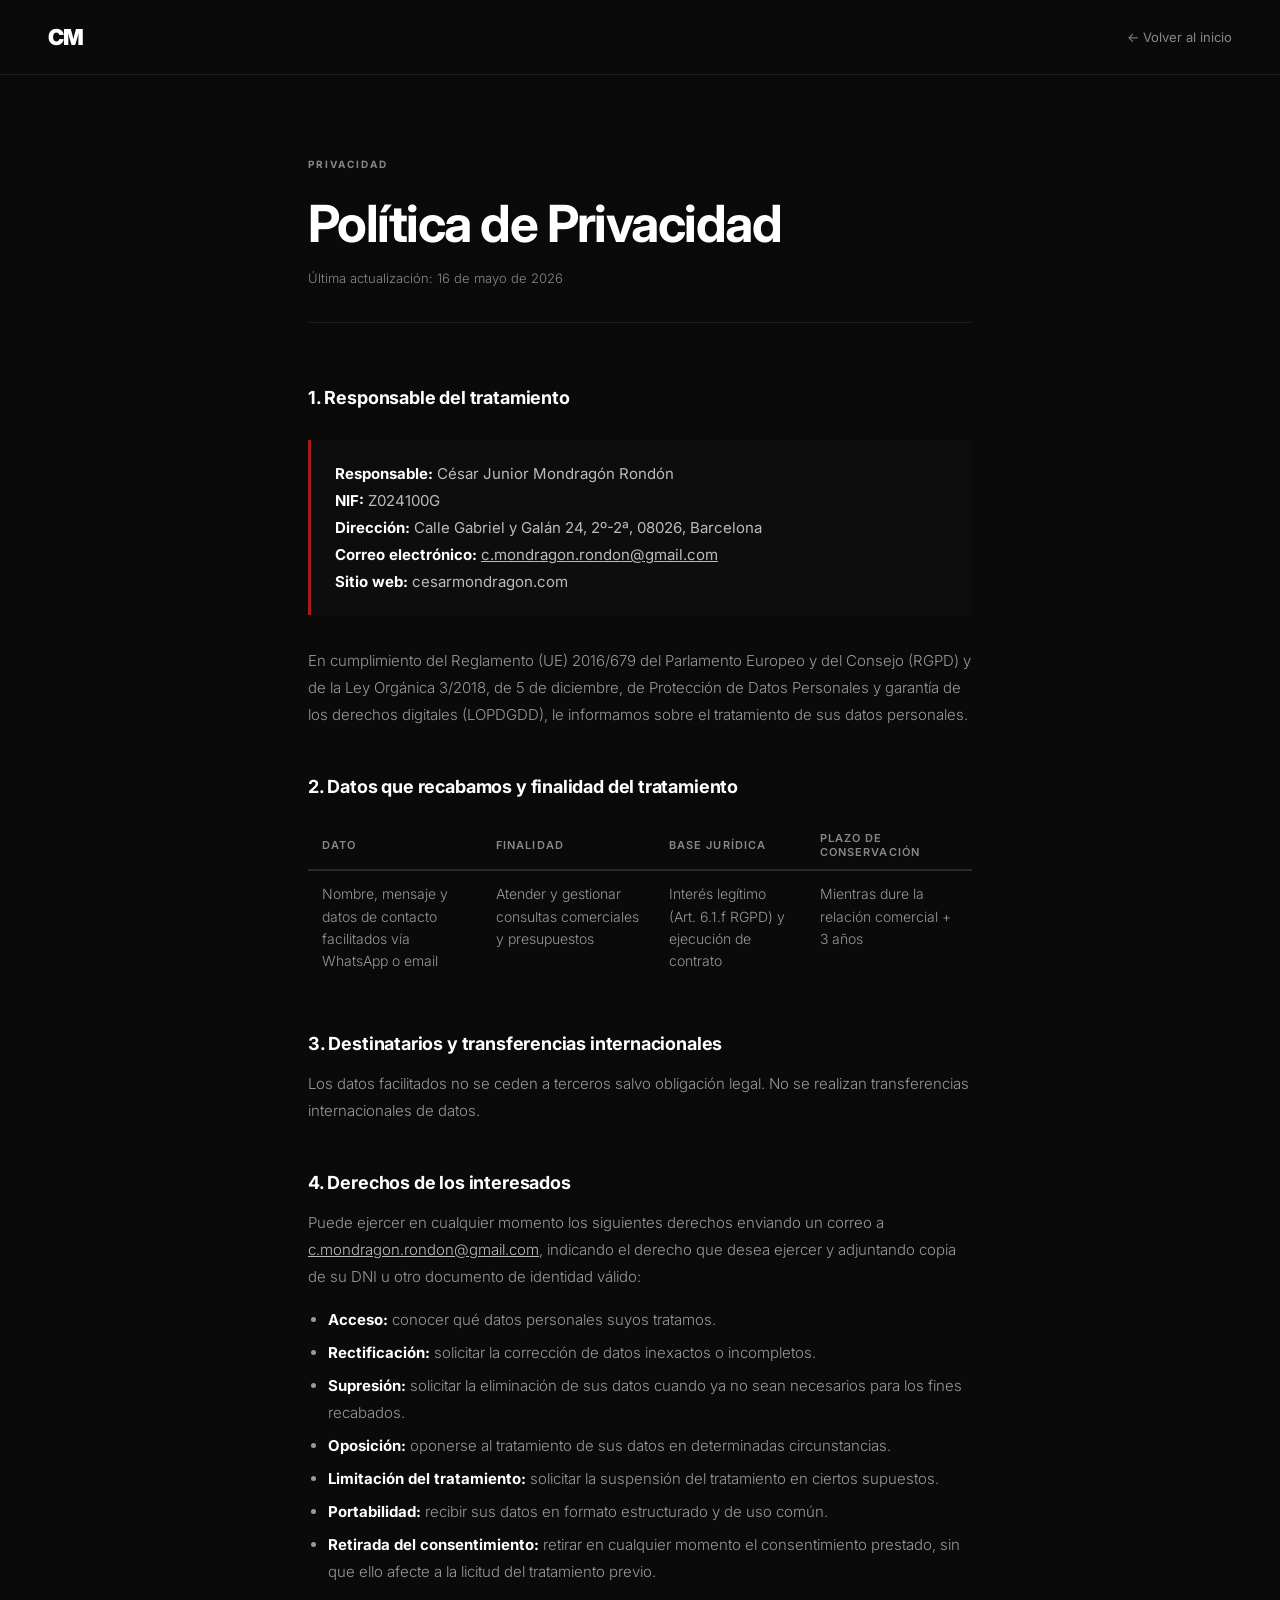
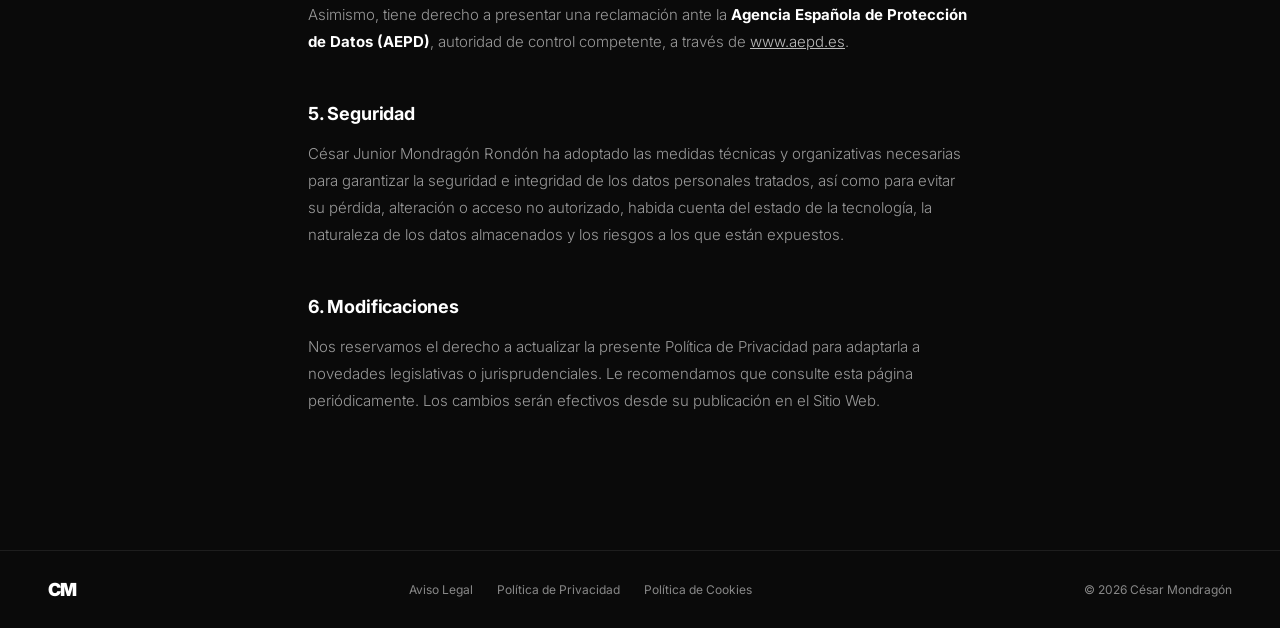
<file: privacidad.html>
<!DOCTYPE html>
<html lang="es">
<head>
    <meta charset="UTF-8">
    <meta name="viewport" content="width=device-width, initial-scale=1.0">
    <title>Política de Privacidad — César Mondragón</title>
    <meta name="description" content="Política de privacidad de César Mondragón. Información sobre el tratamiento de datos personales en cumplimiento del RGPD y la LOPDGDD.">
    <meta name="robots" content="noindex, follow">
    <link rel="canonical" href="https://cesarmondragon.com/privacidad.html">
    <link rel="icon" type="image/svg+xml" href="assets/favicon.svg">
    <link rel="icon" href="assets/favicon.png" type="image/png">
    <link rel="preconnect" href="https://fonts.googleapis.com">
    <link rel="preconnect" href="https://fonts.gstatic.com" crossorigin>
    <link href="https://fonts.googleapis.com/css2?family=Inter:wght@300;400;500;600;700;900&display=swap" rel="stylesheet">
    <style>
        *, *::before, *::after { margin: 0; padding: 0; box-sizing: border-box; }
        :root { --black: #0A0A0A; --white: #FFFFFF; --red: #A61C1C; --gray: #888888; --border: #1e1e1e; }
        body { font-family: 'Inter', sans-serif; background: var(--black); color: var(--white); }

        nav { display: flex; align-items: center; justify-content: space-between; padding: 24px 48px; border-bottom: 1px solid var(--border); }
        .nav-logo { font-size: 22px; font-weight: 900; letter-spacing: -0.03em; color: var(--white); text-decoration: none; }
        .btn-back { font-size: 13px; color: var(--gray); text-decoration: none; display: inline-flex; align-items: center; gap: 6px; transition: color 0.2s; }
        .btn-back:hover { color: var(--white); }

        main { max-width: 760px; margin: 0 auto; padding: 80px 48px 120px; }
        .doc-label { font-size: 10px; font-weight: 700; text-transform: uppercase; letter-spacing: 0.2em; color: var(--gray); margin-bottom: 24px; }
        h1 { font-size: clamp(32px, 4vw, 52px); font-weight: 700; letter-spacing: -0.03em; line-height: 1.05; margin-bottom: 16px; }
        .doc-date { font-size: 13px; color: var(--gray); margin-bottom: 64px; padding-bottom: 32px; border-bottom: 1px solid var(--border); }
        h2 { font-size: 18px; font-weight: 700; letter-spacing: -0.01em; margin: 48px 0 16px; }
        p { font-size: 15px; line-height: 1.8; color: #999; margin-bottom: 16px; font-weight: 300; }
        a { color: #bbb; }
        a:hover { color: var(--red); }
        ul { padding-left: 20px; margin-bottom: 16px; }
        li { font-size: 15px; line-height: 1.8; color: #999; font-weight: 300; margin-bottom: 6px; }
        strong { color: var(--white); }
        table { width: 100%; border-collapse: collapse; margin: 24px 0 32px; font-size: 14px; }
        th { text-align: left; font-weight: 600; font-size: 11px; text-transform: uppercase; letter-spacing: 0.1em; color: var(--gray); padding: 10px 14px; border-bottom: 2px solid #2a2a2a; }
        td { padding: 12px 14px; border-bottom: 1px solid var(--border); color: #999; font-weight: 300; vertical-align: top; line-height: 1.6; }
        tr:last-child td { border-bottom: none; }
        .highlight { background: #0d0d0d; border-left: 3px solid var(--red); padding: 20px 24px; margin: 32px 0; border-radius: 0 4px 4px 0; }
        .highlight p { margin: 0; font-weight: 400; color: #bbb; }

        footer { padding: 28px 48px; border-top: 1px solid var(--border); display: flex; align-items: center; justify-content: space-between; flex-wrap: wrap; gap: 16px; }
        .footer-logo { font-size: 18px; font-weight: 900; letter-spacing: -0.03em; }
        .footer-legal { display: flex; gap: 24px; }
        .footer-legal a { font-size: 12px; color: var(--gray); text-decoration: none; transition: color 0.2s; }
        .footer-legal a:hover { color: var(--white); }
        .footer-copy { font-size: 12px; color: var(--gray); }

        @media (max-width: 768px) {
            nav { padding: 20px 24px; }
            main { padding: 48px 24px 80px; }
            table { font-size: 13px; }
            th, td { padding: 10px; }
            footer { padding: 24px; flex-direction: column; text-align: center; }
        }
    </style>
</head>
<body>

<nav>
    <a href="index.html" class="nav-logo">CM</a>
    <a href="index.html" class="btn-back">← Volver al inicio</a>
</nav>

<main>
    <p class="doc-label">Privacidad</p>
    <h1>Política de Privacidad</h1>
    <p class="doc-date">Última actualización: 16 de mayo de 2026</p>

    <h2>1. Responsable del tratamiento</h2>
    <div class="highlight">
        <p>
            <strong>Responsable:</strong> César Junior Mondragón Rondón<br>
            <strong>NIF:</strong> Z024100G<br>
            <strong>Dirección:</strong> Calle Gabriel y Galán 24, 2º-2ª, 08026, Barcelona<br>
            <strong>Correo electrónico:</strong> <a href="mailto:c.mondragon.rondon@gmail.com">c.mondragon.rondon@gmail.com</a><br>
            <strong>Sitio web:</strong> cesarmondragon.com
        </p>
    </div>
    <p>En cumplimiento del Reglamento (UE) 2016/679 del Parlamento Europeo y del Consejo (RGPD) y de la Ley Orgánica 3/2018, de 5 de diciembre, de Protección de Datos Personales y garantía de los derechos digitales (LOPDGDD), le informamos sobre el tratamiento de sus datos personales.</p>

    <h2>2. Datos que recabamos y finalidad del tratamiento</h2>
    <table>
        <thead>
            <tr>
                <th>Dato</th>
                <th>Finalidad</th>
                <th>Base jurídica</th>
                <th>Plazo de conservación</th>
            </tr>
        </thead>
        <tbody>
            <tr>
                <td>Nombre, mensaje y datos de contacto facilitados vía WhatsApp o email</td>
                <td>Atender y gestionar consultas comerciales y presupuestos</td>
                <td>Interés legítimo (Art. 6.1.f RGPD) y ejecución de contrato</td>
                <td>Mientras dure la relación comercial + 3 años</td>
            </tr>
        </tbody>
    </table>

    <h2>3. Destinatarios y transferencias internacionales</h2>
    <p>Los datos facilitados no se ceden a terceros salvo obligación legal. No se realizan transferencias internacionales de datos.</p>

    <h2>4. Derechos de los interesados</h2>
    <p>Puede ejercer en cualquier momento los siguientes derechos enviando un correo a <a href="mailto:c.mondragon.rondon@gmail.com">c.mondragon.rondon@gmail.com</a>, indicando el derecho que desea ejercer y adjuntando copia de su DNI u otro documento de identidad válido:</p>
    <ul>
        <li><strong>Acceso:</strong> conocer qué datos personales suyos tratamos.</li>
        <li><strong>Rectificación:</strong> solicitar la corrección de datos inexactos o incompletos.</li>
        <li><strong>Supresión:</strong> solicitar la eliminación de sus datos cuando ya no sean necesarios para los fines recabados.</li>
        <li><strong>Oposición:</strong> oponerse al tratamiento de sus datos en determinadas circunstancias.</li>
        <li><strong>Limitación del tratamiento:</strong> solicitar la suspensión del tratamiento en ciertos supuestos.</li>
        <li><strong>Portabilidad:</strong> recibir sus datos en formato estructurado y de uso común.</li>
        <li><strong>Retirada del consentimiento:</strong> retirar en cualquier momento el consentimiento prestado, sin que ello afecte a la licitud del tratamiento previo.</li>
    </ul>
    <p>Asimismo, tiene derecho a presentar una reclamación ante la <strong>Agencia Española de Protección de Datos (AEPD)</strong>, autoridad de control competente, a través de <a href="https://www.aepd.es" target="_blank" rel="noopener">www.aepd.es</a>.</p>

    <h2>5. Seguridad</h2>
    <p>César Junior Mondragón Rondón ha adoptado las medidas técnicas y organizativas necesarias para garantizar la seguridad e integridad de los datos personales tratados, así como para evitar su pérdida, alteración o acceso no autorizado, habida cuenta del estado de la tecnología, la naturaleza de los datos almacenados y los riesgos a los que están expuestos.</p>

    <h2>6. Modificaciones</h2>
    <p>Nos reservamos el derecho a actualizar la presente Política de Privacidad para adaptarla a novedades legislativas o jurisprudenciales. Le recomendamos que consulte esta página periódicamente. Los cambios serán efectivos desde su publicación en el Sitio Web.</p>
</main>

<footer>
    <span class="footer-logo">CM</span>
    <div class="footer-legal">
        <a href="aviso-legal.html">Aviso Legal</a>
        <a href="privacidad.html">Política de Privacidad</a>
        <a href="cookies.html">Política de Cookies</a>
    </div>
    <span class="footer-copy">© 2026 César Mondragón</span>
</footer>

</body>
</html>
</file>
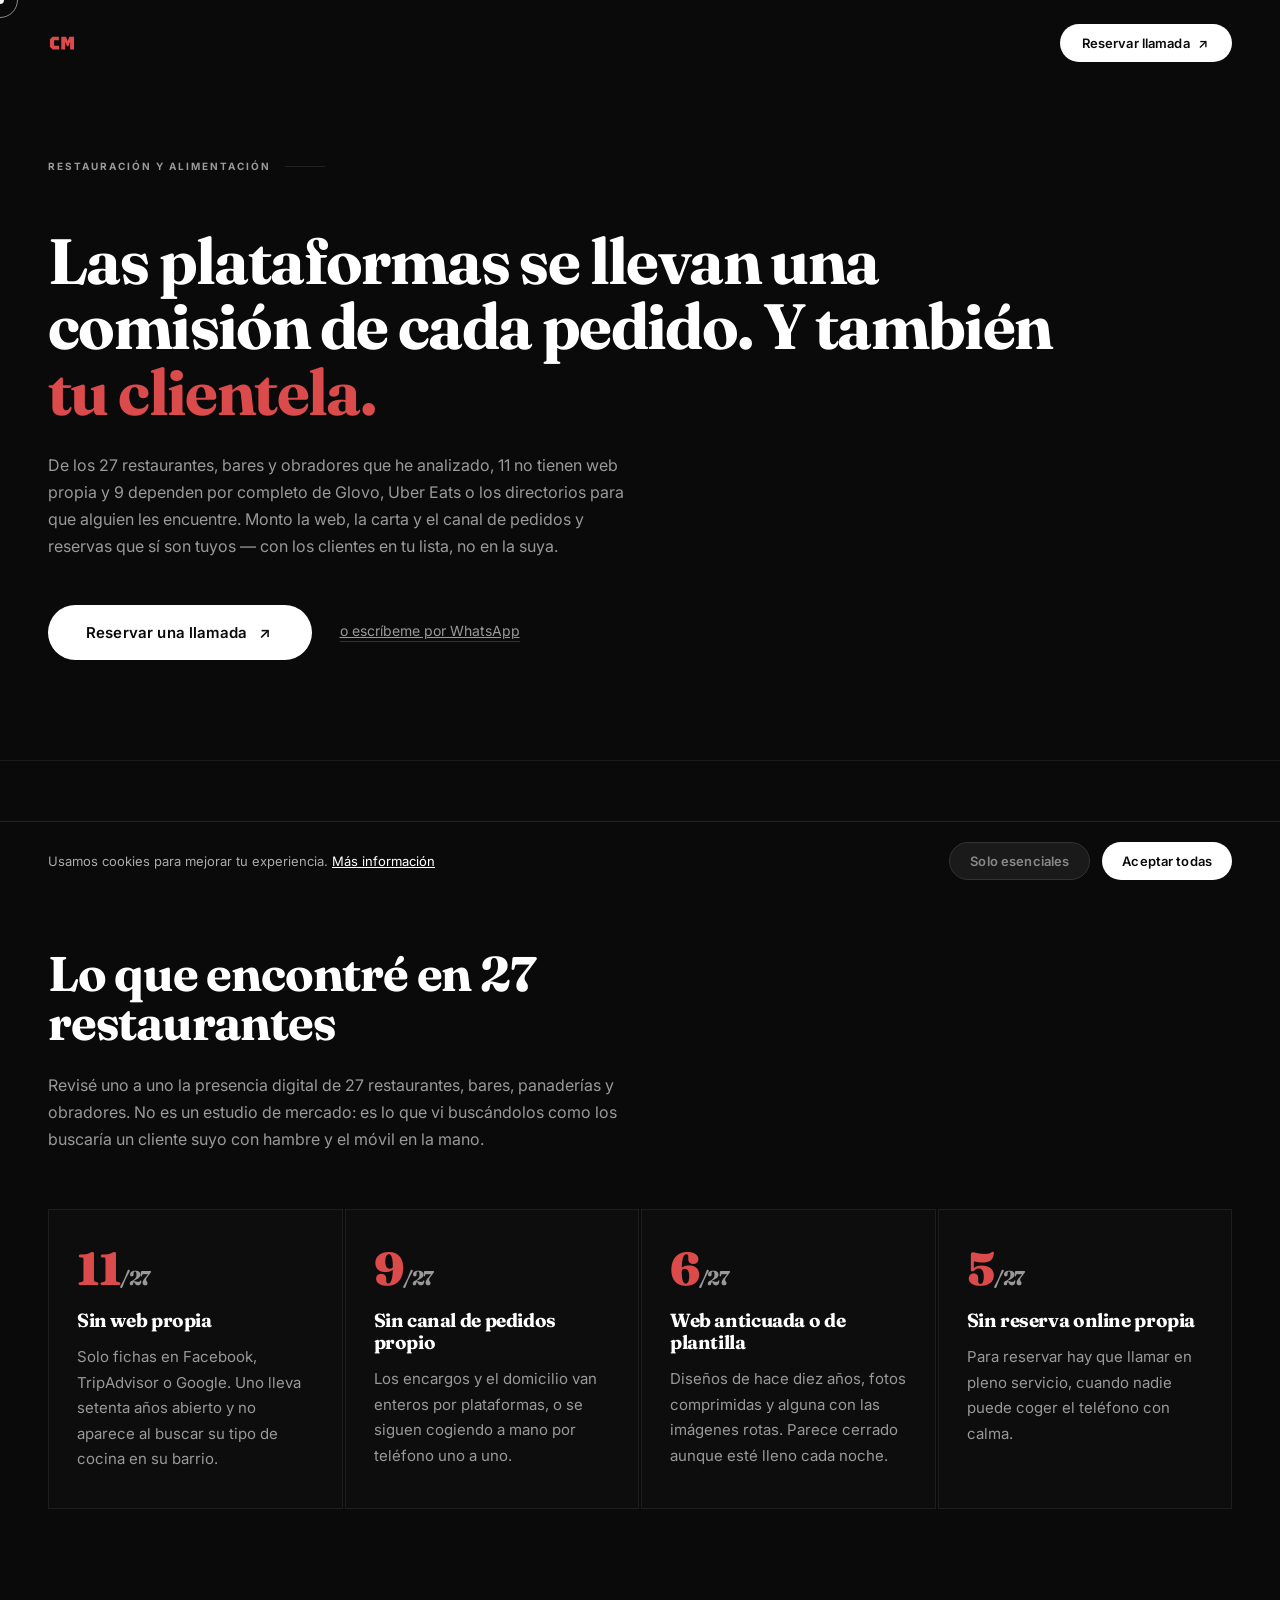
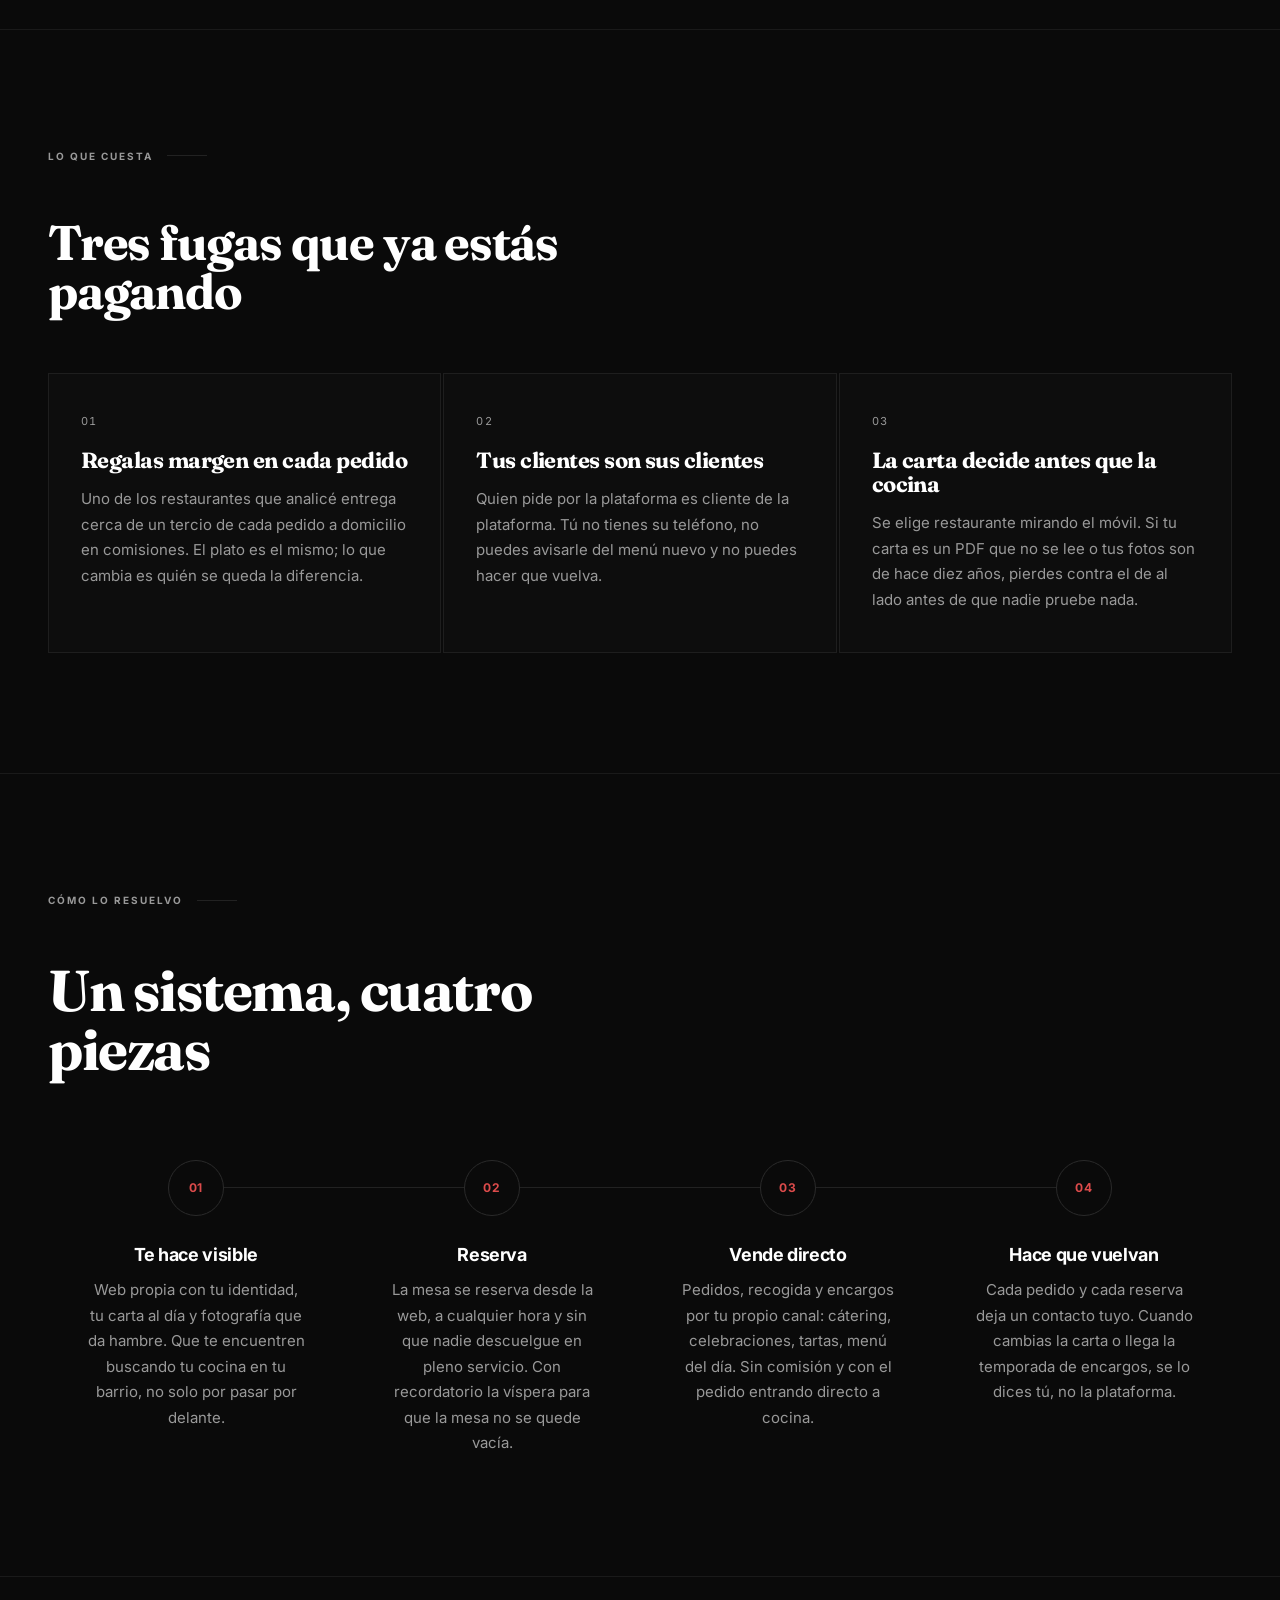
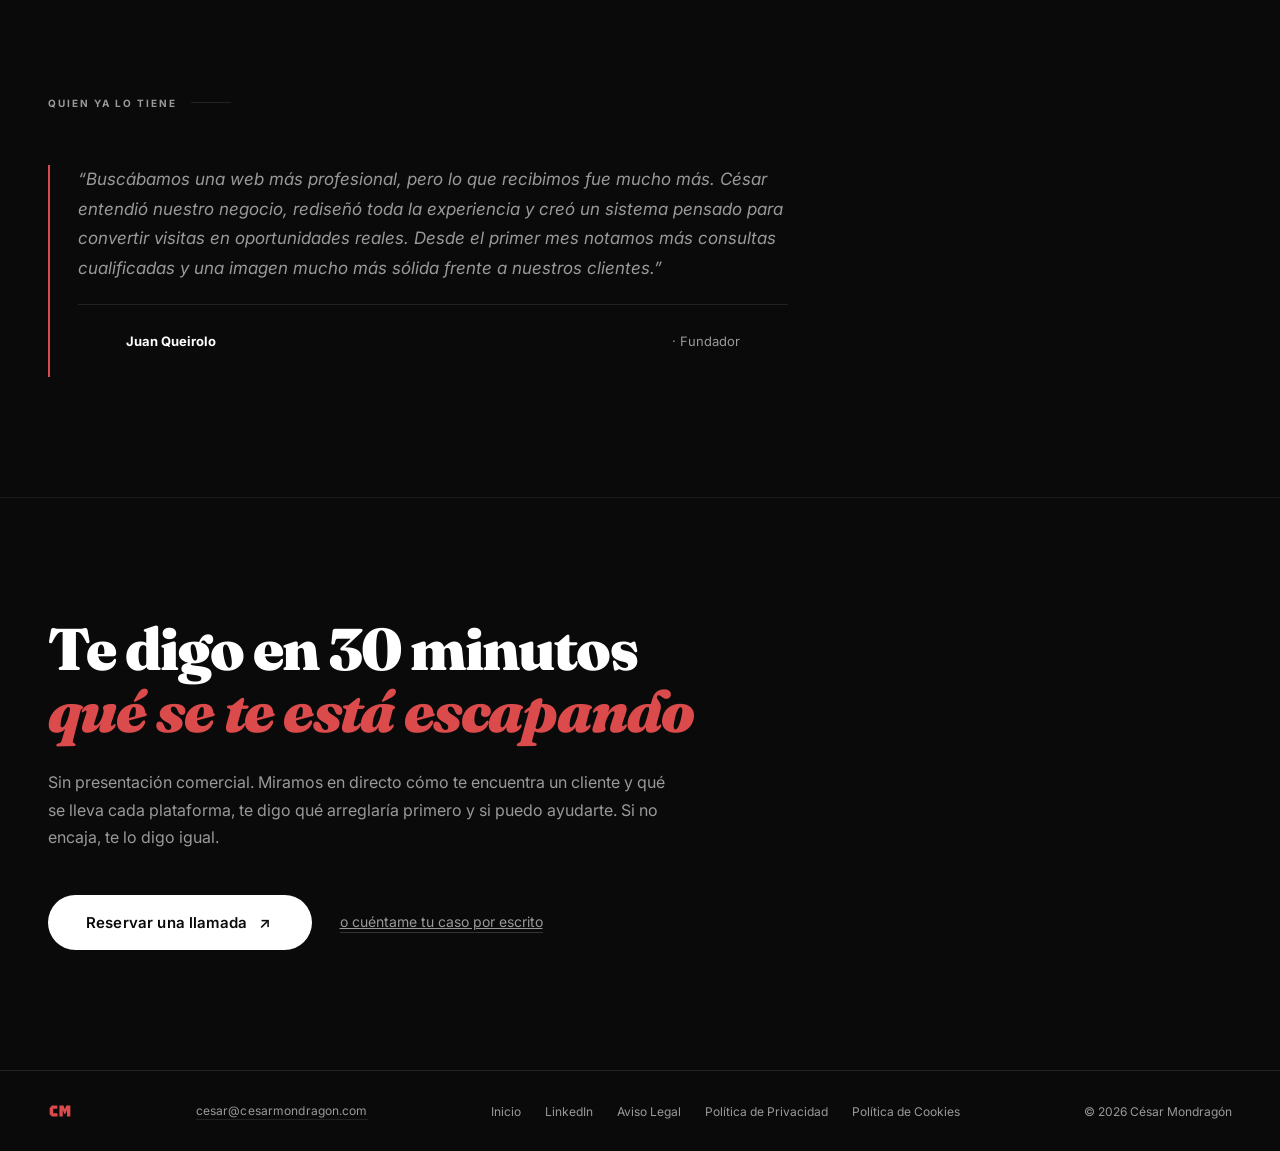
<file: restauracion.html>
<!DOCTYPE html>
<html lang="es">
<head>
    <meta charset="UTF-8">
    <meta name="viewport" content="width=device-width, initial-scale=1.0">
    <meta name="theme-color" content="#0A0A0A">
    <title>Web, carta y pedidos propios para restaurantes y bares | César Mondragón</title>
    <meta name="description" content="De 27 restaurantes analizados, 11 no tienen web propia y 9 dependen de Glovo y Uber Eats para vender. Monto la web, la carta y el canal de pedidos que sí son tuyos.">
    <meta name="author" content="César Mondragón">
    <meta name="robots" content="index, follow">
    <meta property="og:title" content="Las plataformas se llevan una comisión de cada pedido. Y también tu clientela.">
    <meta property="og:description" content="De los 27 restaurantes que he analizado, 11 no tienen web propia. Monto la web, la carta y el canal de pedidos y reservas que sí son tuyos.">
    <meta property="og:type" content="website">
    <meta property="og:url" content="https://cesarmondragon.com/restauracion">
    <meta property="og:image" content="https://cesarmondragon.com/assets/og-image.jpg">
    <meta property="og:image:width" content="1200">
    <meta property="og:image:height" content="630">
    <meta property="og:locale" content="es_ES">
    <meta property="og:site_name" content="César Mondragón">
    <meta name="twitter:card" content="summary_large_image">
    <meta name="twitter:title" content="Las plataformas se llevan una comisión de cada pedido. Y también tu clientela.">
    <meta name="twitter:description" content="De los 27 restaurantes que he analizado, 11 no tienen web propia. Monto la web, la carta y el canal de pedidos y reservas que sí son tuyos.">
    <meta name="twitter:image" content="https://cesarmondragon.com/assets/og-image.jpg">
    <link rel="canonical" href="https://cesarmondragon.com/restauracion">
    <link rel="icon" href="assets/favicon.png" type="image/png">
    <link rel="apple-touch-icon" href="assets/favicon.png">
    <!-- Google tag (gtag.js) -->
    <script async src="https://www.googletagmanager.com/gtag/js?id=G-HX2E1YK7XN"></script>
    <script>
      window.dataLayer = window.dataLayer || [];
      function gtag(){dataLayer.push(arguments);}
      gtag('js', new Date());
      gtag('config', 'G-HX2E1YK7XN');
    </script>
    <link rel="preconnect" href="https://fonts.googleapis.com">
    <link rel="preconnect" href="https://fonts.gstatic.com" crossorigin>
    <link href="https://fonts.googleapis.com/css2?family=Fraunces:ital,opsz,wght@0,9..144,700;0,9..144,900;1,9..144,700&family=Inter:ital,opsz,wght@0,14..32,300;0,14..32,400;0,14..32,500;0,14..32,600;0,14..32,700;0,14..32,900;1,14..32,300&display=swap" rel="stylesheet">
    <link rel="stylesheet" href="assets/style.css">
</head>
<body>
    <a href="#lp-hero" class="skip-link">Saltar al contenido</a>

    <div class="cursor" id="cursor"></div>
    <div class="cursor-ring" id="cursorRing"></div>

    <nav id="nav" class="lp-nav">
        <div class="nav-left">
            <a href="/" class="nav-logo"><img src="assets/logo-rojo.svg" alt="César Mondragón" class="nav-logo-img"></a>
        </div>
        <a href="https://cal.com/cesar-mondragon/30min" target="_blank" rel="noopener" class="btn-nav">Reservar llamada <span class="btn-icon"><span class="arr-1">&#8599;</span><span class="arr-2">&#8599;</span></span></a>
    </nav>

    <!-- HERO -->
    <section id="lp-hero">
        <div class="label">Restauración y alimentación</div>
        <h1 class="hero-heading lp-h1">Las plataformas se llevan una comisión de cada pedido. Y también <span class="accent">tu clientela.</span></h1>
        <p class="hero-desc lp-sub">De los 27 restaurantes, bares y obradores que he analizado, 11 no tienen web propia y 9 dependen por completo de Glovo, Uber Eats o los directorios para que alguien les encuentre. Monto la web, la carta y el canal de pedidos y reservas que sí son tuyos — con los clientes en tu lista, no en la suya.</p>
        <div class="lp-actions">
            <a href="https://cal.com/cesar-mondragon/30min" target="_blank" rel="noopener" class="btn-cta">Reservar una llamada <span class="btn-icon"><span class="arr-1">&#8599;</span><span class="arr-2">&#8599;</span></span></a>
            <a href="https://wa.me/34681204594" target="_blank" rel="noopener" class="lp-link-alt">o escríbeme por WhatsApp</a>
        </div>
    </section>

    <!-- DATOS -->
    <section id="lp-datos">
        <div class="label">El análisis</div>
        <h2 class="servicios-title reveal">Lo que encontré en 27 restaurantes</h2>
        <p class="lp-intro reveal">Revisé uno a uno la presencia digital de 27 restaurantes, bares, panaderías y obradores. No es un estudio de mercado: es lo que vi buscándolos como los buscaría un cliente suyo con hambre y el móvil en la mano.</p>
        <div class="lp-stats">
            <div class="lp-stat reveal">
                <div class="lp-stat-num">11<span class="lp-stat-de">/27</span></div>
                <h3 class="lp-stat-title">Sin web propia</h3>
                <p class="lp-stat-desc">Solo fichas en Facebook, TripAdvisor o Google. Uno lleva setenta años abierto y no aparece al buscar su tipo de cocina en su barrio.</p>
            </div>
            <div class="lp-stat reveal">
                <div class="lp-stat-num">9<span class="lp-stat-de">/27</span></div>
                <h3 class="lp-stat-title">Sin canal de pedidos propio</h3>
                <p class="lp-stat-desc">Los encargos y el domicilio van enteros por plataformas, o se siguen cogiendo a mano por teléfono uno a uno.</p>
            </div>
            <div class="lp-stat reveal">
                <div class="lp-stat-num">6<span class="lp-stat-de">/27</span></div>
                <h3 class="lp-stat-title">Web anticuada o de plantilla</h3>
                <p class="lp-stat-desc">Diseños de hace diez años, fotos comprimidas y alguna con las imágenes rotas. Parece cerrado aunque esté lleno cada noche.</p>
            </div>
            <div class="lp-stat reveal">
                <div class="lp-stat-num">5<span class="lp-stat-de">/27</span></div>
                <h3 class="lp-stat-title">Sin reserva online propia</h3>
                <p class="lp-stat-desc">Para reservar hay que llamar en pleno servicio, cuando nadie puede coger el teléfono con calma.</p>
            </div>
        </div>
    </section>

    <!-- COSTE -->
    <section id="lp-coste">
        <div class="label">Lo que cuesta</div>
        <h2 class="servicios-title reveal">Tres fugas que ya estás pagando</h2>
        <div class="para-quien-grid">
            <div class="para-quien-card reveal">
                <div class="para-quien-n">01</div>
                <h3 class="para-quien-title">Regalas margen en cada pedido</h3>
                <p class="para-quien-desc">Uno de los restaurantes que analicé entrega cerca de un tercio de cada pedido a domicilio en comisiones. El plato es el mismo; lo que cambia es quién se queda la diferencia.</p>
            </div>
            <div class="para-quien-card reveal">
                <div class="para-quien-n">02</div>
                <h3 class="para-quien-title">Tus clientes son sus clientes</h3>
                <p class="para-quien-desc">Quien pide por la plataforma es cliente de la plataforma. Tú no tienes su teléfono, no puedes avisarle del menú nuevo y no puedes hacer que vuelva.</p>
            </div>
            <div class="para-quien-card reveal">
                <div class="para-quien-n">03</div>
                <h3 class="para-quien-title">La carta decide antes que la cocina</h3>
                <p class="para-quien-desc">Se elige restaurante mirando el móvil. Si tu carta es un PDF que no se lee o tus fotos son de hace diez años, pierdes contra el de al lado antes de que nadie pruebe nada.</p>
            </div>
        </div>
    </section>

    <!-- COMO -->
    <section id="lp-como">
        <div class="label">Cómo lo resuelvo</div>
        <h2 class="proceso-title reveal">Un sistema, cuatro piezas</h2>
        <div class="proceso-steps">
            <div class="proceso-step">
                <div class="proceso-circle">01</div>
                <h3 class="proceso-step-title">Te hace visible</h3>
                <p class="proceso-step-desc">Web propia con tu identidad, tu carta al día y fotografía que da hambre. Que te encuentren buscando tu cocina en tu barrio, no solo por pasar por delante.</p>
            </div>
            <div class="proceso-step">
                <div class="proceso-circle">02</div>
                <h3 class="proceso-step-title">Reserva</h3>
                <p class="proceso-step-desc">La mesa se reserva desde la web, a cualquier hora y sin que nadie descuelgue en pleno servicio. Con recordatorio la víspera para que la mesa no se quede vacía.</p>
            </div>
            <div class="proceso-step">
                <div class="proceso-circle">03</div>
                <h3 class="proceso-step-title">Vende directo</h3>
                <p class="proceso-step-desc">Pedidos, recogida y encargos por tu propio canal: cátering, celebraciones, tartas, menú del día. Sin comisión y con el pedido entrando directo a cocina.</p>
            </div>
            <div class="proceso-step">
                <div class="proceso-circle">04</div>
                <h3 class="proceso-step-title">Hace que vuelvan</h3>
                <p class="proceso-step-desc">Cada pedido y cada reserva deja un contacto tuyo. Cuando cambias la carta o llega la temporada de encargos, se lo dices tú, no la plataforma.</p>
            </div>
        </div>
    </section>

    <!-- PRUEBA -->
    <section id="lp-prueba">
        <div class="label">Quien ya lo tiene</div>
        <blockquote class="lp-quote reveal">
            <p>&ldquo;Buscábamos una web más profesional, pero lo que recibimos fue mucho más. César entendió nuestro negocio, rediseñó toda la experiencia y creó un sistema pensado para convertir visitas en oportunidades reales. Desde el primer mes notamos más consultas cualificadas y una imagen mucho más sólida frente a nuestros clientes.&rdquo;</p>
            <footer><strong>Juan Queirolo</strong> · Fundador</footer>
        </blockquote>
    </section>

    <!-- CTA -->
    <section id="lp-cta">
        <h2 class="cta-title reveal">Te digo en 30 minutos<br><em>qué se te está escapando</em></h2>
        <p class="lp-intro reveal">Sin presentación comercial. Miramos en directo cómo te encuentra un cliente y qué se lleva cada plataforma, te digo qué arreglaría primero y si puedo ayudarte. Si no encaja, te lo digo igual.</p>
        <div class="lp-actions">
            <a href="https://cal.com/cesar-mondragon/30min" target="_blank" rel="noopener" class="btn-cta">Reservar una llamada <span class="btn-icon"><span class="arr-1">&#8599;</span><span class="arr-2">&#8599;</span></span></a>
            <a href="/#contacto" class="lp-link-alt">o cuéntame tu caso por escrito</a>
        </div>
    </section>

    <footer>
        <a href="/" class="footer-logo"><img src="assets/logo-rojo.svg" alt="César Mondragón" style="height:24px;width:auto;display:block;"></a>
        <a href="mailto:cesar@cesarmondragon.com" class="footer-cta">cesar@cesarmondragon.com</a>
        <div class="footer-legal">
            <a href="/">Inicio</a>
            <a href="https://www.linkedin.com/in/cesar-mondragon/" target="_blank" rel="noopener">LinkedIn</a>
            <a href="/aviso-legal">Aviso Legal</a>
            <a href="/privacidad">Política de Privacidad</a>
            <a href="/cookies">Política de Cookies</a>
        </div>
        <span class="footer-copy">&copy; 2026 César Mondragón</span>
    </footer>

    <div class="cookie-banner" id="cookieBanner">
        <p class="cookie-text">Usamos cookies para mejorar tu experiencia. <a href="/cookies">Más información</a></p>
        <div class="cookie-btns">
            <button class="cookie-btn cookie-reject" id="cookieReject">Solo esenciales</button>
            <button class="cookie-btn cookie-accept" id="cookieAccept">Aceptar todas</button>
        </div>
    </div>

    <script src="assets/landing.js"></script>
</body>
</html>
</file>
<file: assets/style.css>
@import url('../brand/tokens.css');

*, *::before, *::after { margin: 0; padding: 0; box-sizing: border-box; }

        :root {
            /* Sitio siempre en dark mode — sobreescribe los alias semánticos de tokens.css */
            --color-bg:     var(--color-black);
            --color-text:   var(--color-white);
            --color-border: #222222;

            /* Los alias de tokens.css están calculados sobre fondo blanco. Sobre el
               #0A0A0A real del sitio no llegan al mínimo de contraste, así que el
               tema oscuro necesita los suyos:
                 #666666 →  3.45:1  falla AA   |  #999999 → 6.95:1  pasa
                 #A61C1C →  2.64:1  falla      |  #DC4B4B → 4.86:1  pasa
               Se usa el 400 y no el 500 (#D13A3A, 4.13:1) porque el rojo aparece en
               microcopy de 10-12px: números de paso, categorías y el asterisco de campo
               obligatorio. El 500 solo llegaría para texto grande. */
            --color-text-muted:    var(--color-neutral-400);
            --color-primary:       var(--color-red-400);
            --color-primary-hover: var(--color-red-300);
        }

        html { scroll-behavior: smooth; color-scheme: dark; }

        body {
            font-family: var(--font-body);
            background: var(--color-black);
            color: var(--color-white);
            overflow-x: hidden;
            cursor: none;
            touch-action: manipulation;
            -webkit-tap-highlight-color: transparent;
        }

        /* ─── FOCUS VISIBLE (accesibilidad de teclado) ─── */
        :focus-visible {
            outline: 2px solid var(--color-primary);
            outline-offset: 3px;
            border-radius: 2px;
        }
        /* Los campos del formulario no usan outline: resaltamos el grupo */
        .form-input:focus-visible,
        .form-select:focus-visible,
        .form-textarea:focus-visible { outline: none; }
        .form-group:focus-within { border-bottom-color: var(--color-primary); }

        /* ─── CURSOR (solo en dispositivos con puntero) ─── */
        @media (hover: none), (pointer: coarse) {
            .cursor, .cursor-ring { display: none !important; }
            body { cursor: auto !important; }
        }

        /* ─── CURSOR ─── */
        .cursor {
            width: 8px;
            height: 8px;
            background: var(--color-white);
            mix-blend-mode: difference;
            border-radius: 50%;
            position: fixed;
            pointer-events: none;
            z-index: 9999;
            transition: width 0.25s, height 0.25s, transform 0.1s;
            transform: translate(-50%, -50%);
        }

        .cursor-ring {
            width: 36px;
            height: 36px;
            border: 1px solid rgba(255,255,255,0.55);
            mix-blend-mode: difference;
            border-radius: 50%;
            position: fixed;
            pointer-events: none;
            z-index: 9998;
            transform: translate(-50%, -50%);
            transition: opacity 0.3s;
        }

        /* ─── SKIP LINK ─── */
        .skip-link {
            position: absolute;
            top: -100%;
            left: 16px;
            z-index: 10000;
            background: var(--color-white);
            color: var(--color-black);
            padding: 12px 24px;
            border-radius: 0 0 8px 8px;
            font-size: 14px;
            font-weight: 700;
            text-decoration: none;
            transition: top 0.2s;
        }
        .skip-link:focus { top: 0; }

        /* ─── NAV ─── */
        nav {
            position: fixed;
            top: 0; left: 0; right: 0;
            z-index: 100;
            display: flex;
            align-items: center;
            justify-content: space-between;
            padding: 24px 48px;
            transition: background 0.3s, backdrop-filter 0.3s, border-bottom 0.3s;
        }

        .nav-left {
            display: flex;
            align-items: center;
            gap: 36px;
        }

        nav.scrolled {
            background: rgba(10,10,10,0.92);
            backdrop-filter: blur(16px);
            border-bottom: 1px solid #1e1e1e;
        }

        .nav-logo {
            font-size: 22px;
            font-weight: 900;
            letter-spacing: -0.03em;
            color: var(--color-white);
            text-decoration: none;
        }

        .nav-links {
            display: flex;
            gap: 40px;
            list-style: none;
        }

        .nav-links a {
            font-size: 14px;
            font-weight: 400;
            color: var(--color-text-muted);
            text-decoration: none;
            transition: color 0.2s;
            letter-spacing: 0.01em;
        }

        .nav-links a:hover { color: var(--color-white); }

        .btn-nav {
            background: var(--color-white);
            color: var(--color-black);
            padding: 11px 22px;
            border-radius: 100px;
            font-size: 13px;
            font-weight: 600;
            text-decoration: none;
            display: inline-flex;
            align-items: center;
            gap: 6px;
            transition: background 0.25s, color 0.25s, transform 0.25s;
            letter-spacing: 0.01em;
            overflow: hidden;
        }

        .btn-nav:hover { background: var(--color-primary); color: var(--color-white); transform: scale(1.04); }

        /* ─── BOTÓN FLECHA ANIMADA ─── */
        .btn-icon {
            display: inline-flex;
            overflow: hidden;
            width: 1.1em;
            height: 1.1em;
            position: relative;
            flex-shrink: 0;
        }

        .btn-icon .arr-1,
        .btn-icon .arr-2 {
            position: absolute;
            inset: 0;
            display: flex;
            align-items: center;
            justify-content: center;
            transition: transform 0.35s cubic-bezier(0.4, 0, 0.2, 1);
        }

        .btn-icon .arr-1 { transform: translate(0, 0); }
        .btn-icon .arr-2 { transform: translate(-140%, 140%); }

        .btn-nav:hover .arr-1,
        .btn-cta:hover .arr-1 { transform: translate(140%, -140%); }

        .btn-nav:hover .arr-2,
        .btn-cta:hover .arr-2 { transform: translate(0, 0); }

        /* ─── HERO ─── */
        #inicio {
            min-height: 100vh;
            min-height: 100svh;
            display: grid;
            grid-template-columns: 1fr 0.82fr;
            align-items: center;
            padding: 120px 48px 0;
            background: var(--color-black);
            position: relative;
            overflow: hidden;
            gap: 48px;
        }

        .hero-content {
            display: flex;
            flex-direction: column;
            gap: 0;
            z-index: 2;
            padding-bottom: 80px;
        }

        .hero-byline {
            display: flex;
            align-items: center;
            gap: 14px;
            font-size: 10px;
            font-weight: 700;
            letter-spacing: 0.28em;
            text-transform: uppercase;
            color: rgba(255,255,255,0.38);
            margin-bottom: 26px;
            opacity: 0;
            transform: translateY(10px);
            transition: opacity 0.5s ease, transform 0.5s ease;
        }

        .hero-byline.revealed { opacity: 1; transform: translateY(0); }

        .hero-byline::before {
            content: '';
            display: block;
            width: 30px;
            height: 1px;
            background: var(--color-primary);
            flex-shrink: 0;
        }

        .hero-labels {
            font-size: 11px;
            font-weight: 600;
            letter-spacing: 0.18em;
            text-transform: uppercase;
            color: var(--color-text-muted);
            margin-bottom: 28px;
            opacity: 0;
            transform: translateY(10px);
            transition: opacity 0.6s ease, transform 0.6s ease;
        }

        .hero-labels.revealed { opacity: 1; transform: translateY(0); }

        .hero-heading {
            font-family: var(--font-display);
            font-size: clamp(30px, 3.8vw, 60px);
            font-weight: 700;
            letter-spacing: -0.025em;
            line-height: 1.04;
            color: var(--color-white);
            margin-bottom: 24px;
            opacity: 0;
            transform: translateY(20px);
            transition: opacity 0.75s ease 0.12s, transform 0.75s ease 0.12s;
        }

        .hero-heading.revealed { opacity: 1; transform: translateY(0); }
        .hero-heading .accent { color: var(--color-primary); }

        .hero-desc {
            font-size: clamp(16px, 1.3vw, 18px);
            color: var(--color-neutral-400);
            font-weight: 400;
            line-height: 1.7;
            max-width: 500px;
            margin-bottom: 40px;
            opacity: 0;
            transform: translateY(16px);
            transition: opacity 0.75s ease 0.28s, transform 0.75s ease 0.28s;
        }

        .hero-desc.revealed { opacity: 1; transform: translateY(0); }

        .hero-actions {
            display: flex;
            gap: 14px;
            flex-wrap: wrap;
            opacity: 0;
            transform: translateY(12px);
            transition: opacity 0.65s ease 0.44s, transform 0.65s ease 0.44s;
        }

        .hero-actions.revealed { opacity: 1; transform: translateY(0); }

        .btn-hero-primary {
            background: var(--color-white);
            color: var(--color-black);
            padding: 14px 26px;
            border-radius: 100px;
            font-size: 14px;
            font-weight: 600;
            text-decoration: none;
            display: inline-flex;
            align-items: center;
            gap: 8px;
            transition: background 0.25s, transform 0.2s;
            letter-spacing: 0.01em;
        }

        .btn-hero-primary:hover { background: #e0e0e0; transform: translateY(-2px); }

        .btn-hero-secondary {
            background: transparent;
            color: var(--color-white);
            padding: 14px 26px;
            border-radius: 100px;
            border: 1px solid rgba(255,255,255,0.22);
            font-size: 14px;
            font-weight: 500;
            text-decoration: none;
            display: inline-flex;
            align-items: center;
            gap: 8px;
            transition: border-color 0.25s, background 0.25s;
            letter-spacing: 0.01em;
        }

        .btn-hero-secondary:hover {
            border-color: rgba(255,255,255,0.55);
            background: rgba(255,255,255,0.06);
        }

        .hero-photo-col {
            align-self: stretch;
            display: flex;
            align-items: flex-end;
            justify-content: center;
            overflow: hidden;
            position: relative;
        }

        .hero-photo-wrap {
            width: 100%;
            display: flex;
            align-items: flex-end;
            opacity: 0;
            transform: translateX(36px);
            transition: opacity 0.9s ease 0.18s, transform 0.9s cubic-bezier(0.2,0,0,1) 0.18s;
        }

        .hero-photo-wrap.revealed { opacity: 1; transform: translateX(0); }

        .hero-photo-parallax { width: 100%; display: flex; }

        .hero-photo {
            width: 100%;
            max-height: 95vh;
            object-fit: cover;
            object-position: center 18%;
            display: block;
            animation: heroFloat 7s ease-in-out infinite;
            animation-play-state: paused;
        }

        .hero-photo-wrap.revealed .hero-photo { animation-play-state: running; }

        @keyframes heroFloat {
            0%, 100% { transform: translateY(0px); }
            50% { transform: translateY(-14px); }
        }

        /* ─── MARQUEE ─── */
        .marquee-wrap {
            overflow: hidden;
            border-top: 1px solid var(--color-border);
            border-bottom: 1px solid var(--color-border);
            padding: 14px 0;
        }

        .marquee-track {
            display: flex;
            gap: 0;
            width: max-content;
            animation: marquee 22s linear infinite;
        }

        .marquee-track:hover { animation-play-state: paused; }

        .marquee-item {
            font-size: 11px;
            font-weight: 600;
            text-transform: uppercase;
            letter-spacing: 0.14em;
            color: var(--color-text-muted);
            white-space: nowrap;
            padding: 0 32px;
            display: flex;
            align-items: center;
            gap: 32px;
        }

        .marquee-dot { color: var(--color-primary); font-size: 16px; line-height: 1; }

        @keyframes marquee {
            from { transform: translateX(0); }
            to   { transform: translateX(-50%); }
        }

        /* ─── MÉTRICAS ─── */
        #metricas {
            padding: 64px 48px;
            border-top: 1px solid var(--color-border);
            border-bottom: 1px solid var(--color-border);
        }
        .metricas-grid {
            max-width: 1000px;
            margin: 0 auto;
            display: grid;
            grid-template-columns: repeat(4, 1fr);
            gap: 24px 40px;
        }
        .metrica {
            display: flex;
            flex-direction: column;
            align-items: center;
            text-align: center;
            gap: 8px;
        }
        .metrica-num {
            font-family: var(--font-display);
            font-size: clamp(36px, 5vw, 52px);
            font-weight: 900;
            line-height: 1;
            letter-spacing: -0.02em;
            color: var(--color-primary);
            font-variant-numeric: tabular-nums;
        }
        .metrica-label {
            font-size: 12px;
            font-weight: 500;
            letter-spacing: 0.02em;
            color: var(--color-neutral-400);
            text-wrap: balance;
        }
        @media (max-width: 640px) {
            .metricas-grid { grid-template-columns: repeat(2, 1fr); gap: 40px 24px; }
        }

        /* ─── SECTION BASE ─── */
        section { padding: 120px 48px; }

        .label {
            font-size: 10px;
            font-weight: 700;
            text-transform: uppercase;
            letter-spacing: 0.2em;
            color: var(--color-text-muted);
            margin-bottom: 56px;
            display: flex;
            align-items: center;
            gap: 14px;
        }

        .label::after {
            content: '';
            display: block;
            width: 40px;
            height: 1px;
            background: var(--color-border);
        }

        /* ─── SERVICIOS ─── */
        #servicios {
            background: var(--color-black);
            color: var(--color-white);
        }

        #servicios .label { color: var(--color-text-muted); }
        #servicios .label::after { background: #2a2a2a; }

        .servicios-title {
            font-family: var(--font-display);
            font-size: clamp(28px, 3.8vw, 56px);
            font-weight: 700;
            letter-spacing: -0.025em;
            line-height: 1.02;
            max-width: 660px;
            margin-bottom: 16px;
        }

        .servicios-subtitle {
            font-size: 16px;
            color: var(--color-neutral-400);
            font-weight: 400;
            margin-bottom: 64px;
            max-width: 520px;
            line-height: 1.7;
        }

        .servicios-grid {
            display: grid;
            grid-template-columns: repeat(5, 1fr);
            gap: 1px;
            background: #1c1c1c;
            border: 1px solid #1c1c1c;
            border-radius: 10px;
            overflow: hidden;
        }

        .servicio-card {
            background: var(--color-black);
            padding: 36px 28px 32px;
            display: flex;
            flex-direction: column;
            transition: background 0.3s;
            cursor: pointer;
        }

        .servicio-card:hover { background: #0d0d0d; }

        .servicio-card-icon {
            width: 36px;
            height: 36px;
            color: var(--color-text-muted);
            margin-bottom: 20px;
            flex-shrink: 0;
            transition: color 0.3s;
        }

        .servicio-card:hover .servicio-card-icon { color: var(--color-primary); }

        .servicio-card-title {
            font-size: 16px;
            font-weight: 700;
            letter-spacing: -0.02em;
            color: var(--color-white);
            line-height: 1.2;
            margin-bottom: 12px;
            transition: color 0.25s;
        }

        .servicio-card:hover .servicio-card-title { color: var(--color-primary); }

        .servicio-card-desc {
            font-size: 15px;
            color: var(--color-neutral-400);
            line-height: 1.7;
            font-weight: 400;
            flex: 1;
            margin-bottom: 18px;
        }

        .servicio-card-price {
            font-size: 12px;
            font-weight: 400;
            color: var(--color-neutral-400);
            letter-spacing: 0.04em;
            margin-bottom: 18px;
        }

        .servicio-card-price strong {
            font-weight: 700;
            color: var(--color-white);
            letter-spacing: -0.01em;
            transition: color 0.25s;
        }

        .servicio-card:hover .servicio-card-price strong { color: var(--color-primary); }

        .servicio-card-link {
            font-size: 11px;
            font-weight: 700;
            color: var(--color-text-muted);
            text-decoration: none;
            letter-spacing: 0.1em;
            text-transform: uppercase;
            transition: color 0.2s;
            display: inline-flex;
            align-items: center;
            gap: 6px;
        }

        .servicio-card:hover .servicio-card-link { color: var(--color-primary); }

        /* ─── SISTEMA AIMA SECTION ─── */
        #aima {
            background: #0a0a0a;
            padding: 120px 48px;
            border-top: 1px solid #1a1a1a;
        }

        .aima-inner {
            display: grid;
            grid-template-columns: 1fr 1fr;
            gap: 80px;
            align-items: center;
        }

        #aima .label { color: var(--color-text-muted); }
        #aima .label::after { background: #2a2a2a; }

        .aima-title {
            font-family: var(--font-display);
            font-size: clamp(52px, 7.5vw, 108px);
            font-weight: 900;
            letter-spacing: -0.035em;
            line-height: 0.92;
            color: var(--color-white);
            margin-bottom: 32px;
        }

        .aima-tm {
            font-size: 0.3em;
            font-weight: 400;
            vertical-align: super;
            color: var(--color-primary);
            letter-spacing: 0;
        }

        .aima-desc {
            font-size: 16px;
            color: var(--color-neutral-400);
            line-height: 1.7;
            font-weight: 400;
            margin-bottom: 32px;
            max-width: 440px;
        }

        .aima-features {
            display: flex;
            flex-direction: column;
            gap: 10px;
            margin-bottom: 44px;
        }

        .aima-feature {
            font-size: 15px;
            color: var(--color-neutral-400);
            font-weight: 400;
            display: flex;
            align-items: center;
            gap: 10px;
        }

        .aima-feature-check {
            width: 18px;
            height: 18px;
            border-radius: 50%;
            background: rgba(166,28,28,0.12);
            border: 1px solid rgba(166,28,28,0.3);
            display: flex;
            align-items: center;
            justify-content: center;
            font-size: 10px;
            color: var(--color-primary);
            flex-shrink: 0;
        }

        .btn-aima {
            display: inline-flex;
            align-items: center;
            gap: 10px;
            background: var(--color-primary);
            color: var(--color-white);
            padding: 16px 32px;
            border-radius: 100px;
            font-size: 14px;
            font-weight: 700;
            text-decoration: none;
            transition: background 0.3s, transform 0.3s;
            letter-spacing: 0.01em;
            overflow: hidden;
        }

        .btn-aima:hover { background: var(--color-primary-hover); transform: scale(1.04); }

        .aima-flow-grid {
            display: grid;
            grid-template-columns: 1fr;
            gap: 3px;
        }

        .aima-flow-step {
            background: #111;
            border: 1px solid #1e1e1e;
            border-radius: 10px;
            padding: 22px 24px;
            display: flex;
            align-items: center;
            gap: 18px;
            transition: border-color 0.3s, background 0.3s;
        }

        .aima-flow-step:hover {
            border-color: rgba(166,28,28,0.35);
            background: #130808;
        }

        .aima-flow-step-n {
            font-size: 10px;
            font-weight: 700;
            color: var(--color-primary);
            letter-spacing: 0.1em;
            width: 22px;
            flex-shrink: 0;
        }

        .aima-flow-step-icon {
            width: 40px;
            height: 40px;
            background: #1a1a1a;
            border-radius: 8px;
            display: flex;
            align-items: center;
            justify-content: center;
            flex-shrink: 0;
            color: var(--color-neutral-400);
        }

        .aima-flow-step-info { flex: 1; }

        .aima-flow-step-name {
            font-size: 14px;
            font-weight: 700;
            color: var(--color-white);
            letter-spacing: -0.01em;
            margin-bottom: 3px;
        }

        .aima-flow-step-desc {
            font-size: 13px;
            color: var(--color-text-muted);
            font-weight: 400;
            line-height: 1.6;
        }

        .aima-flow-connector {
            width: 1px;
            height: 16px;
            background: #2a2a2a;
            margin: 0 auto 0 calc(22px + 18px + 20px + 1px);
        }

        @media (max-width: 1100px) {
            .aima-inner { grid-template-columns: 1fr; gap: 56px; }
            .aima-title { font-size: clamp(48px, 10vw, 80px); }
        }

        @media (max-width: 900px) {
            #aima { padding: 80px 24px; }
            .servicios-grid { grid-template-columns: repeat(2, 1fr); }
        }

        @media (max-width: 600px) {
            .servicios-grid { grid-template-columns: 1fr; }
        }

        /* ─── TRABAJOS ─── */
        #trabajos {
            background: var(--color-black);
            color: var(--color-white);
        }

        #trabajos .label { color: var(--color-text-muted); }
        #trabajos .label::after { background: #1a1a1a; }

        .trabajos-title {
            font-family: var(--font-display);
            font-size: clamp(32px, 4.5vw, 68px);
            font-weight: 700;
            letter-spacing: -0.025em;
            line-height: 1.02;
            max-width: 560px;
            margin-bottom: 64px;
        }

        .trabajos-grid {
            display: grid;
            grid-template-columns: repeat(2, 1fr);
            gap: 3px;
        }

        .trabajo {
            aspect-ratio: 16/10;
            background: #111;
            position: relative;
            overflow: hidden;
            cursor: pointer;
            opacity: 0;
            transform: translateY(24px);
            transition: opacity 0.55s ease, transform 0.55s ease;
        }

        .trabajo.visible { opacity: 1; transform: translateY(0); }

        .trabajo-img-placeholder {
            position: absolute;
            inset: 0;
            display: flex;
            align-items: center;
            justify-content: center;
            font-size: 10px;
            color: #1a1a1a;
            letter-spacing: 0.15em;
            text-transform: uppercase;
        }

        .trabajo-overlay {
            position: absolute;
            inset: 0;
            background: linear-gradient(to top, rgba(0,0,0,0.85) 0%, transparent 55%);
        }

        .trabajo-info {
            position: absolute;
            bottom: 0; left: 0;
            padding: 28px;
        }

        .trabajo-cat {
            font-size: 10px;
            color: rgba(255,255,255,0.65);
            text-transform: uppercase;
            letter-spacing: 0.15em;
            font-weight: 700;
            margin-bottom: 6px;
        }

        .trabajo-title {
            font-size: 20px;
            font-weight: 700;
            letter-spacing: -0.02em;
        }

        .trabajo img {
            position: absolute;
            inset: 0;
            width: 100%;
            height: 100%;
            object-fit: cover;
            transition: transform 0.5s cubic-bezier(0.4,0,0.2,1);
        }

        .trabajo:hover img { transform: scale(1.04); }

        .trabajo:focus-visible {
            outline: 2px solid var(--color-primary);
            outline-offset: 3px;
        }

        .trabajo:hover .trabajo-overlay {
            background: linear-gradient(to top, rgba(166,28,28,0.7) 0%, transparent 65%);
        }

        .trabajo-result {
            font-size: 12px;
            font-weight: 400;
            color: rgba(255,255,255,0.82);
            margin-top: 8px;
            line-height: 1.4;
            max-width: 92%;
        }

        .trabajo-cta {
            display: inline-block;
            font-size: 11px;
            font-weight: 700;
            letter-spacing: 0.08em;
            text-transform: uppercase;
            color: #fff;
            margin-top: 12px;
            opacity: 0;
            transform: translateY(6px);
            transition: opacity 0.3s ease, transform 0.3s ease;
        }

        .trabajo:hover .trabajo-cta,
        .trabajo:focus-visible .trabajo-cta { opacity: 1; transform: translateY(0); }

        @media (hover: none) {
            .trabajo-cta { opacity: 1; transform: none; }
        }

        /* ─── ACERCA DE ─── */
        #acerca {
            padding: 120px 48px;
            max-width: 760px;
            margin: 0 auto;
            text-align: center;
        }

        #acerca .label {
            justify-content: center;
        }

        #acerca .label::after { display: none; }

        .acerca-title {
            font-family: var(--font-display);
            font-size: clamp(28px, 3.5vw, 52px);
            font-weight: 700;
            letter-spacing: -0.025em;
            line-height: 1.07;
            margin-bottom: 28px;
        }

        .acerca-title em {
            color: var(--color-primary);
            font-style: italic;
        }

        .acerca-text {
            font-size: 16px;
            line-height: 1.7;
            color: var(--color-neutral-400);
            margin-bottom: 36px;
            font-weight: 400;
        }

        .tags {
            display: flex;
            flex-wrap: wrap;
            gap: 8px;
            justify-content: center;
        }

        .tag {
            border: 1px solid rgba(255,255,255,0.15);
            padding: 7px 16px;
            border-radius: 100px;
            font-size: 12px;
            font-weight: 500;
            color: var(--color-neutral-400);
            letter-spacing: 0.02em;
            transition: background 0.2s, color 0.2s, border-color 0.2s;
        }

        .tag:hover {
            background: var(--color-white);
            color: var(--color-black);
            border-color: var(--color-white);
        }

        /* ─── CTA ─── */
        #contacto {
            padding: 120px 48px;
            text-align: center;
            border-top: 1px solid var(--color-border);
        }

        .cta-label {
            font-size: 10px;
            font-weight: 700;
            text-transform: uppercase;
            letter-spacing: 0.2em;
            color: var(--color-text-muted);
            margin-bottom: 28px;
        }

        .cta-title {
            font-family: var(--font-display);
            font-size: clamp(44px, 8vw, 112px);
            font-weight: 900;
            letter-spacing: -0.03em;
            line-height: 1.05;
            margin-bottom: 52px;
        }

        .cta-title em { color: var(--color-primary); font-style: italic; }

        .btn-cta {
            display: inline-flex;
            align-items: center;
            gap: 10px;
            background: var(--color-white);
            color: var(--color-black);
            padding: 18px 38px;
            border-radius: 100px;
            font-size: 15px;
            font-weight: 600;
            text-decoration: none;
            transition: background 0.3s, color 0.3s, transform 0.3s;
            letter-spacing: 0.01em;
            overflow: hidden;
        }

        .btn-cta:hover { background: var(--color-primary); color: var(--color-white); transform: scale(1.04); }

        /* ─── FORMULARIO CONTACTO ─── */
        .contact-form {
            max-width: 700px;
            margin: 52px auto 0;
            text-align: left;
        }

        .form-row {
            display: grid;
            grid-template-columns: 1fr 1fr;
            gap: 0 56px;
        }

        .form-group {
            padding: 22px 0;
            border-bottom: 1px solid var(--color-border);
        }

        .form-group.full { grid-column: 1 / -1; }

        .form-label {
            display: block;
            font-size: 10px;
            font-weight: 700;
            text-transform: uppercase;
            letter-spacing: 0.18em;
            color: var(--color-text-muted);
            margin-bottom: 10px;
        }
        .form-label .required-mark {
            color: var(--color-primary);
            margin-left: 3px;
            font-size: 11px;
        }

        .form-input,
        .form-select,
        .form-textarea {
            width: 100%;
            background: transparent;
            border: none;
            padding: 0;
            font-size: 16px;
            font-family: var(--font-body);
            color: var(--color-white);
            outline: none;
            -webkit-appearance: none;
            appearance: none;
        }

        .form-input::placeholder,
        .form-textarea::placeholder { color: #888; }

        .form-select { cursor: pointer; }
        .form-select:invalid { color: #444; }
        .form-select option { background: #111; color: var(--color-white); }

        .form-textarea {
            resize: none;
            min-height: 80px;
        }

        .form-checkboxes {
            display: flex;
            flex-wrap: wrap;
            gap: 10px;
            margin-top: 8px;
        }

        .form-checkbox-item {
            display: flex;
            align-items: center;
            gap: 8px;
            background: #1a1a1a;
            border: 1px solid #2a2a2a;
            border-radius: 8px;
            padding: 10px 16px;
            font-size: 13px;
            font-weight: 500;
            letter-spacing: 0.03em;
            cursor: pointer;
            transition: border-color .2s, background .2s;
            user-select: none;
        }

        .form-checkbox-item:hover { border-color: var(--color-primary); }

        .form-checkbox-item input[type="checkbox"] {
            accent-color: var(--color-primary);
            width: 15px;
            height: 15px;
            cursor: pointer;
        }

        .form-checkbox-item:has(input:checked) {
            border-color: var(--color-primary);
            background: rgba(220,38,38,.08);
        }

        .form-submit {
            margin-top: 52px;
            text-align: center;
        }

        .form-feedback {
            margin-top: 20px;
            font-size: 13px;
            font-weight: 600;
            letter-spacing: 0.04em;
            display: none;
        }

        .form-feedback.ok  { color: #10b981; }
        .form-feedback.err { color: var(--color-primary); }

        /* ─── WHATSAPP FLOTANTE ─── */
        .wa-float {
            position: fixed;
            bottom: 32px;
            right: 32px;
            z-index: 400;
            width: 56px;
            height: 56px;
            background: #25D366;
            border-radius: 50%;
            display: flex;
            align-items: center;
            justify-content: center;
            box-shadow: 0 4px 20px rgba(37,211,102,0.35);
            transition: transform 0.25s cubic-bezier(0.4,0,0.2,1), box-shadow 0.25s;
            text-decoration: none;
        }

        .wa-float:hover {
            transform: scale(1.1);
            box-shadow: 0 6px 28px rgba(37,211,102,0.5);
        }

        .wa-float svg {
            width: 28px;
            height: 28px;
            fill: #fff;
        }

        @media (max-width: 900px) {
            .wa-float { bottom: 20px; right: 20px; width: 50px; height: 50px; }
            .wa-float svg { width: 24px; height: 24px; }
        }

        /* ─── FOOTER ─── */
        footer {
            padding: 28px 48px;
            border-top: 1px solid var(--color-border);
            display: flex;
            align-items: center;
            justify-content: space-between;
            gap: 24px;
            flex-wrap: wrap;
        }

        .footer-logo { font-size: 18px; font-weight: 900; letter-spacing: -0.03em; }
        .footer-copy { font-size: 12px; color: var(--color-text-muted); }

        .footer-cta {
            font-size: 12px;
            color: var(--color-text-muted);
            text-decoration: none;
            border-bottom: 1px solid var(--color-border);
            padding-bottom: 1px;
            transition: color 0.2s, border-color 0.2s;
            letter-spacing: 0.01em;
        }

        .footer-cta:hover { color: var(--color-white); border-color: var(--color-white); }

        .footer-legal {
            display: flex;
            gap: 24px;
            align-items: center;
        }

        .footer-legal a {
            font-size: 12px;
            color: var(--color-text-muted);
            text-decoration: none;
            transition: color 0.2s;
        }

        .footer-legal a:hover { color: var(--color-white); }

        /* ─── REVEAL ─── */
        .reveal {
            opacity: 0;
            transform: translateY(24px);
            transition: opacity 0.7s ease, transform 0.7s ease;
        }

        .reveal.visible { opacity: 1; transform: translateY(0); }

        /* ─── NAV LOGO IMG ─── */
        .nav-logo img {
            height: 28px;
            width: auto;
            display: block;
        }

        /* ─── HAMBURGER ─── */
        .hamburger {
            display: none;
            flex-direction: column;
            justify-content: center;
            gap: 5px;
            width: 40px;
            height: 40px;
            cursor: pointer;
            background: none;
            border: none;
            padding: 0;
        }

        .hamburger span {
            display: block;
            width: 22px;
            height: 1.5px;
            background: var(--color-white);
            transition: transform 0.3s, opacity 0.3s;
        }

        nav.scrolled .hamburger span { background: var(--color-white); }

        .hamburger.open span:nth-child(1) { transform: translateY(6.5px) rotate(45deg); }
        .hamburger.open span:nth-child(2) { opacity: 0; }
        .hamburger.open span:nth-child(3) { transform: translateY(-6.5px) rotate(-45deg); }

        /* ─── MOBILE MENU ─── */
        .mobile-menu {
            position: fixed;
            inset: 0;
            background: var(--color-black);
            z-index: 200;
            display: flex;
            flex-direction: column;
            justify-content: center;
            align-items: center;
            gap: 40px;
            opacity: 0;
            pointer-events: none;
            transition: opacity 0.35s;
            overscroll-behavior: contain;
        }

        .mobile-menu.open {
            opacity: 1;
            pointer-events: all;
        }

        .mobile-menu a {
            font-size: clamp(32px, 8vw, 52px);
            font-weight: 700;
            letter-spacing: -0.03em;
            color: var(--color-white);
            text-decoration: none;
            transition: color 0.2s;
        }

        .mobile-menu a:hover { color: var(--color-primary); }

        .mobile-menu-close {
            position: absolute;
            top: 24px;
            right: 28px;
            font-size: 24px;
            color: var(--color-text-muted);
            background: none;
            border: none;
            cursor: pointer;
            line-height: 1;
            font-family: inherit;
        }

        /* ─── COOKIE BANNER ─── */
        .cookie-banner {
            position: fixed;
            bottom: 0; left: 0; right: 0;
            z-index: 300;
            background: var(--color-black);
            color: var(--color-white);
            padding: 20px 48px;
            display: flex;
            align-items: center;
            justify-content: space-between;
            gap: 24px;
            flex-wrap: wrap;
            border-top: 1px solid #222;
            transform: translateY(100%);
            transition: transform 0.4s cubic-bezier(0.4,0,0.2,1);
        }

        .cookie-banner.show { transform: translateY(0); }

        .cookie-text {
            font-size: 13px;
            color: #aaa;
            font-weight: 400;
            flex: 1;
            min-width: 200px;
        }

        .cookie-text a { color: var(--color-white); text-decoration: underline; }

        .cookie-btns { display: flex; gap: 12px; flex-shrink: 0; }

        .cookie-btn {
            padding: 10px 20px;
            border-radius: 100px;
            font-size: 13px;
            font-weight: 600;
            cursor: pointer;
            border: none;
            transition: opacity 0.2s, transform 0.2s;
            letter-spacing: 0.01em;
            font-family: inherit;
        }

        .cookie-btn:hover { opacity: 0.8; transform: scale(1.02); }
        .cookie-reject { background: #1a1a1a; color: #888; border: 1px solid #333; }
        .cookie-accept { background: var(--color-white); color: var(--color-black); }

        /* ─── CASO DE ESTUDIO (MODAL) ─── */
        .case {
            position: fixed;
            inset: 0;
            z-index: 500;
            background: rgba(0, 0, 0, 0.82);
            backdrop-filter: blur(10px);
            display: flex;
            align-items: center;
            justify-content: center;
            padding: 32px 24px;
            opacity: 0;
            pointer-events: none;
            transition: opacity 0.32s ease;
            overscroll-behavior: contain;
        }

        .case.open { opacity: 1; pointer-events: all; }

        .case-panel {
            position: relative;
            width: 100%;
            max-width: 920px;
            max-height: 90vh;
            overflow-y: auto;
            overscroll-behavior: contain;
            background: #0f0f0f;
            border: 1px solid var(--color-border);
            border-radius: 10px;
            display: grid;
            grid-template-columns: 1fr 1fr;
            transform: scale(0.96) translateY(10px);
            transition: transform 0.38s cubic-bezier(0.4, 0, 0.2, 1);
            box-shadow: 0 32px 80px rgba(0,0,0,0.6);
        }

        .case.open .case-panel { transform: scale(1) translateY(0); }

        .case-media {
            position: relative;
            background: #111;
            min-height: 100%;
            overflow: hidden;
        }

        .case-media.is-pannable { cursor: crosshair; }

        .case-img {
            position: absolute;
            inset: 0;
            width: 100%;
            height: 100%;
            object-fit: cover;
            object-position: center;
            will-change: object-position;
        }

        .case-media-hint {
            position: absolute;
            left: 14px;
            bottom: 14px;
            z-index: 1;
            font-size: 10px;
            font-weight: 600;
            letter-spacing: 0.08em;
            text-transform: uppercase;
            color: #fff;
            background: rgba(0,0,0,0.5);
            border: 1px solid rgba(255,255,255,0.18);
            border-radius: 100px;
            padding: 6px 12px;
            pointer-events: none;
            opacity: 0;
            transition: opacity 0.3s ease;
        }

        .case-media.is-pannable .case-media-hint { opacity: 1; }
        .case-media.is-pannable:hover .case-media-hint { opacity: 0; }

        .case-body { padding: 44px 40px; }

        .case-cat {
            display: inline-block;
            font-size: 10px;
            font-weight: 700;
            text-transform: uppercase;
            letter-spacing: 0.18em;
            color: var(--color-primary);
            margin-bottom: 10px;
        }

        .case-title {
            font-family: var(--font-display);
            font-size: 26px;
            font-weight: 900;
            line-height: 1.1;
            letter-spacing: -0.02em;
            color: var(--color-white);
            margin-bottom: 16px;
            text-wrap: balance;
        }

        .case-badge {
            display: inline-block;
            font-size: 12px;
            font-weight: 600;
            color: #fff;
            background: rgba(166,28,28,0.18);
            border: 1px solid rgba(166,28,28,0.4);
            border-radius: 100px;
            padding: 7px 14px;
            margin-bottom: 28px;
        }

        .case-block { margin-bottom: 22px; }

        .case-block-label {
            display: block;
            font-size: 10px;
            font-weight: 700;
            text-transform: uppercase;
            letter-spacing: 0.16em;
            color: var(--color-text-muted);
            margin-bottom: 8px;
        }

        .case-block-text {
            font-size: 16px;
            line-height: 1.7;
            font-weight: 400;
            color: var(--color-neutral-400);
        }

        .case-list {
            list-style: none;
            margin: 0;
            padding: 0;
        }

        .case-list li {
            position: relative;
            padding-left: 20px;
            font-size: 15px;
            line-height: 1.6;
            font-weight: 400;
            color: var(--color-neutral-400);
            margin-bottom: 7px;
        }

        .case-list li::before {
            content: '';
            position: absolute;
            left: 0;
            top: 9px;
            width: 6px;
            height: 6px;
            border-radius: 50%;
            background: var(--color-primary);
        }

        .case-list-result li { color: #d8d8d8; }

        .case-cta-btn {
            display: inline-flex;
            align-items: center;
            gap: 8px;
            margin-top: 12px;
            padding: 13px 22px;
            background: var(--color-primary);
            color: #fff;
            font-size: 13px;
            font-weight: 700;
            letter-spacing: 0.02em;
            text-decoration: none;
            border-radius: 6px;
            transition: background 0.2s, transform 0.2s;
        }

        .case-cta-btn:hover {
            background: var(--color-primary-hover);
            transform: translateY(-2px);
        }

        .case-close {
            position: absolute;
            top: 16px;
            right: 16px;
            z-index: 2;
            width: 40px;
            height: 40px;
            background: rgba(0,0,0,0.55);
            border: 1px solid rgba(255,255,255,0.18);
            border-radius: 50%;
            color: var(--color-white);
            font-size: 16px;
            cursor: pointer;
            display: flex;
            align-items: center;
            justify-content: center;
            transition: background 0.2s, transform 0.2s;
            font-family: inherit;
            line-height: 1;
        }

        .case-close:hover {
            background: rgba(0,0,0,0.8);
            transform: scale(1.1);
        }

        @media (max-width: 760px) {
            .case-panel { grid-template-columns: 1fr; }
            .case-media { min-height: 200px; height: 200px; }
            .case-img { position: absolute; }
            .case-body { padding: 32px 26px; }
            .case-title { font-size: 22px; }
        }

        /* ─── RESPONSIVE 1200px ─── */
        @media (max-width: 1200px) {
            nav { padding: 24px 36px; }
            section { padding: 100px 36px; }
            #acerca { padding: 100px 36px; }
            #contacto { padding: 100px 36px; }
            #inicio { padding: 100px 36px 0; gap: 32px; }
        }

        /* ─── RESPONSIVE 900px ─── */
        @media (max-width: 900px) {
            nav { padding: 20px 24px; }
            .nav-links { display: none; }
            .btn-nav { display: none; }
            .hamburger { display: flex; }
            #inicio {
                grid-template-columns: 1fr;
                padding: 90px 24px 0;
                gap: 32px;
                min-height: 0;
                height: auto;
            }
            .hero-content { padding-bottom: 0; }
            .hero-photo-col { height: 85vw; max-height: 520px; overflow: hidden; }
            .hero-photo-wrap, .hero-photo-parallax { height: 100%; }
            .hero-photo { width: 100%; height: 100%; max-height: none; object-fit: cover; object-position: center 12%; }
            .hero-desc { max-width: 100%;
        }
            .hero-actions { flex-direction: row; flex-wrap: nowrap; }
            .btn-hero-primary, .btn-hero-secondary { flex: 1; justify-content: center; font-size: 13px; padding: 13px 16px; }
            section { padding: 80px 24px; }
            #acerca { padding: 80px 24px; }
            .trabajos-grid { grid-template-columns: 1fr; }
            footer { padding: 24px; flex-direction: column; gap: 8px; text-align: center; }
            #contacto { padding: 80px 24px; }
            .cookie-banner { padding: 20px 24px; }
            .form-row { grid-template-columns: 1fr; }
            .form-group.full { grid-column: 1; }
        }

        /* ─── RESPONSIVE 480px ─── */
        @media (max-width: 480px) {
            .hero-heading { font-size: clamp(26px, 8vw, 38px); }
            .cta-title { font-size: clamp(36px, 11vw, 52px); }
            .servicio-head { grid-template-columns: 36px 1fr 24px; gap: 16px; }
            .servicio-body { padding: 0 0 0 52px; }
            .servicio.open .servicio-body { padding: 0 16px 20px 52px; }
            footer { padding: 20px 16px; }
            .cookie-banner { padding: 16px; }
            .nav-logo img { height: 22px; }
        }

        /* ─── ACERCA BIO ─── */
        .acerca-bio-toggle {
            display: flex;
            align-items: center;
            justify-content: center;
            gap: 10px;
            margin-top: 36px;
            margin-left: auto;
            margin-right: auto;
            background: none;
            border: none;
            cursor: pointer;
            font-family: var(--font-body);
            font-size: 13px;
            font-weight: 600;
            color: var(--color-text-muted);
            letter-spacing: 0.04em;
            transition: color 0.2s;
            padding: 0;
        }
        .acerca-bio-toggle:hover { color: var(--color-white); }
        .acerca-bio-toggle { width: fit-content; }
        .acerca-bio-toggle-icon {
            display: inline-flex;
            width: 28px;
            height: 28px;
            border: 1px solid rgba(255,255,255,0.2);
            border-radius: 50%;
            align-items: center;
            justify-content: center;
            font-size: 16px;
            font-weight: 300;
            transition: transform 0.35s cubic-bezier(0.4,0,0.2,1), border-color 0.2s, color 0.2s;
            color: var(--color-text-muted);
            flex-shrink: 0;
        }
        .acerca-bio-toggle.open .acerca-bio-toggle-icon {
            transform: rotate(45deg);
            border-color: var(--color-white);
            color: var(--color-white);
        }
        .acerca-bio-toggle.open { color: var(--color-white); }

        .acerca-bio {
            text-align: left;
            max-height: 0;
            overflow: hidden;
            transition: max-height 0.5s cubic-bezier(0.4,0,0.2,1), padding 0.4s;
            max-width: 640px;
            margin-left: auto;
            margin-right: auto;
            padding: 0;
        }
        .acerca-bio.open {
            max-height: 600px;
            padding-top: 28px;
        }
        .acerca-bio-inner {
            border-top: 1px solid var(--color-border);
            padding-top: 28px;
        }
        .acerca-bio p {
            font-size: 16px;
            line-height: 1.75;
            color: var(--color-neutral-400);
            font-weight: 400;
            margin-bottom: 18px;
        }
        .acerca-bio p:last-child { margin-bottom: 0; }
        .acerca-bio strong { color: var(--color-white); font-weight: 600; }

        /* ─── PARA QUIÉN ─── */
        #para-quien {
            background: var(--color-black);
            border-top: 1px solid #1a1a1a;
        }
        .para-quien-grid {
            display: grid;
            grid-template-columns: repeat(3, 1fr);
            gap: 2px;
            margin-top: 56px;
        }
        /* La home lista cinco sectores y con repeat(3,1fr) la segunda fila
           dejaba un hueco muerto. Sobre seis columnas caben tres arriba
           (span 2) y dos abajo a mitad de ancho (span 3). Va acotado a
           #para-quien: las landings usan la misma rejilla dentro de
           #lp-coste y ahi siempre son tres tarjetas. */
        #para-quien .para-quien-grid { grid-template-columns: repeat(6, 1fr); }
        #para-quien .para-quien-card { grid-column: span 2; }
        #para-quien .para-quien-card:nth-last-child(-n+2) { grid-column: span 3; }
        .para-quien-card {
            background: #0d0d0d;
            padding: 40px 32px;
            border: 1px solid #1e1e1e;
            transition: border-color 0.25s, box-shadow 0.25s, opacity 0.5s ease, transform 0.5s ease;
            opacity: 0;
            transform: translateY(16px);
        }
        .para-quien-card.visible {
            opacity: 1;
            transform: translateY(0);
        }
        .para-quien-card:hover {
            border-color: var(--color-primary);
            box-shadow: 0 4px 24px rgba(166,28,28,0.06);
        }
        .para-quien-n {
            font-size: 11px;
            color: var(--color-text-muted);
            letter-spacing: 0.12em;
            margin-bottom: 20px;
            font-variant-numeric: tabular-nums;
        }
        .para-quien-title {
            font-family: var(--font-display);
            font-size: 22px;
            font-weight: 700;
            letter-spacing: -0.025em;
            line-height: 1.1;
            margin-bottom: 14px;
        }
        .para-quien-desc {
            font-size: 15px;
            color: var(--color-text-muted);
            line-height: 1.7;
            font-weight: 400;
        }
        /* La animacion la aporta .reveal, que ademas respeta prefers-reduced-motion */
        .para-quien-nota {
            margin-top: 32px;
            max-width: 620px;
            font-size: 15px;
            color: var(--color-text-muted);
            line-height: 1.7;
            font-weight: 400;
        }

        @media (max-width: 900px) {
            .para-quien-grid { grid-template-columns: 1fr; }
            /* En una sola columna los span de arriba romperian la rejilla */
            #para-quien .para-quien-grid { grid-template-columns: 1fr; }
            #para-quien .para-quien-card,
            #para-quien .para-quien-card:nth-last-child(-n+2) { grid-column: auto; }
        }

        /* ─── PROCESO ─── */
        #proceso {
            background: var(--color-black);
            border-top: 1px solid #1a1a1a;
        }

        .proceso-title {
            font-family: var(--font-display);
            font-size: clamp(32px, 4.5vw, 68px);
            font-weight: 700;
            letter-spacing: -0.025em;
            line-height: 1.02;
            max-width: 560px;
            margin-bottom: 80px;
        }

        .proceso-steps {
            display: grid;
            grid-template-columns: repeat(4, 1fr);
            position: relative;
        }

        .proceso-steps::before {
            content: '';
            position: absolute;
            top: 27px;
            left: 12.5%;
            right: 12.5%;
            height: 1px;
            background: var(--color-border);
            z-index: 0;
        }

        .proceso-step {
            display: flex;
            flex-direction: column;
            align-items: center;
            text-align: center;
            padding: 0 20px;
            opacity: 0;
            transform: translateY(20px);
            transition: opacity 0.6s ease, transform 0.6s ease;
        }

        .proceso-step.visible { opacity: 1; transform: translateY(0); }

        .proceso-step:nth-child(2) { transition-delay: 0.1s; }
        .proceso-step:nth-child(3) { transition-delay: 0.2s; }
        .proceso-step:nth-child(4) { transition-delay: 0.3s; }

        .proceso-circle {
            width: 56px;
            height: 56px;
            flex-shrink: 0;
            border-radius: 50%;
            border: 1px solid #2a2a2a;
            background: var(--color-black);
            display: flex;
            align-items: center;
            justify-content: center;
            font-size: 12px;
            font-weight: 700;
            color: var(--color-primary);
            letter-spacing: 0.05em;
            position: relative;
            z-index: 1;
            margin-bottom: 28px;
            transition: background 0.3s, border-color 0.3s, color 0.3s;
        }

        .proceso-step:hover .proceso-circle {
            background: var(--color-primary);
            color: var(--color-white);
            border-color: var(--color-primary);
        }

        .proceso-step-title {
            font-size: 18px;
            font-weight: 700;
            letter-spacing: -0.02em;
            line-height: 1.2;
            margin-bottom: 12px;
            transition: color 0.25s;
        }

        .proceso-step:hover .proceso-step-title { color: var(--color-primary); }

        .proceso-step-desc {
            font-size: 15px;
            color: var(--color-text-muted);
            line-height: 1.7;
            font-weight: 400;
            max-width: 220px;
        }

        @media (max-width: 900px) {
            .proceso-steps {
                grid-template-columns: 1fr 1fr;
                gap: 48px;
            }
            .proceso-steps::before { display: none; }
            .proceso-step { padding: 0 12px; }
        }

        @media (max-width: 480px) {
            .proceso-steps { grid-template-columns: 1fr; gap: 36px; }
            .proceso-step { align-items: flex-start; text-align: left; }
            .proceso-step-desc { max-width: none;
        }
        }

        /* ─── FAQ ─── */
        #faq {
            background: var(--color-black);
            border-top: 1px solid #1a1a1a;
        }
        .faq-title {
            font-family: var(--font-display);
            font-size: clamp(32px, 4.5vw, 68px);
            font-weight: 700;
            letter-spacing: -0.025em;
            line-height: 1.02;
            max-width: 560px;
            margin-bottom: 64px;
        }
        .faq-list { border-top: 1px solid var(--color-border); }
        .faq-item {
            border-bottom: 1px solid var(--color-border);
            cursor: pointer;
        }
        .faq-q {
            display: grid;
            grid-template-columns: 48px 1fr 28px;
            align-items: center;
            gap: 32px;
            padding: 26px 0;
            background: none;
            border: none;
            width: 100%;
            text-align: left;
            font-family: var(--font-body);
            cursor: pointer;
        }
        .faq-n {
            font-size: 11px;
            color: var(--color-text-muted);
            font-weight: 400;
            font-variant-numeric: tabular-nums;
        }
        .faq-text {
            font-size: clamp(16px, 1.8vw, 22px);
            font-weight: 600;
            letter-spacing: -0.01em;
            color: var(--color-white);
            transition: color 0.25s, transform 0.25s;
        }
        .faq-item:hover .faq-text {
            color: var(--color-primary);
            transform: translateX(6px);
        }
        .faq-item.open .faq-text { color: var(--color-primary); }
        .faq-plus {
            font-size: 20px;
            color: var(--color-border);
            transition: color 0.3s, transform 0.35s cubic-bezier(0.4,0,0.2,1);
            line-height: 1;
        }
        .faq-item.open .faq-plus {
            transform: rotate(45deg);
            color: var(--color-primary);
        }
        .faq-a {
            max-height: 0;
            overflow: hidden;
            transition: max-height 0.42s cubic-bezier(0.4,0,0.2,1), padding 0.3s;
            padding: 0 0 0 80px;
            font-size: 16px;
            color: var(--color-text-muted);
            line-height: 1.7;
            font-weight: 400;
        }
        .faq-item.open .faq-a {
            max-height: 260px;
            padding: 0 48px 24px 80px;
        }

        @media (max-width: 480px) {
            .faq-q { grid-template-columns: 36px 1fr 24px; gap: 16px; }
            .faq-a { padding: 0 0 0 52px;
        }
            .faq-item.open .faq-a { padding: 0 16px 20px 52px; }
        }

        /* ─── CONTACTO INFO ─── */
        .contacto-info {
            display: flex;
            gap: 16px;
            justify-content: center;
            margin-bottom: 52px;
            flex-wrap: wrap;
        }
        .contacto-chip {
            display: inline-flex;
            align-items: center;
            gap: 10px;
            padding: 13px 24px;
            border: 1px solid var(--color-border);
            border-radius: 100px;
            font-size: 14px;
            color: var(--color-text-muted);
            text-decoration: none;
            transition: border-color 0.2s, color 0.2s, background 0.2s;
            font-weight: 400;
        }
        .contacto-chip:hover {
            border-color: var(--color-white);
            color: var(--color-white);
            background: rgba(255,255,255,0.06);
        }
        .contacto-chip-icon { font-size: 16px; line-height: 1; }

        /* ─── MOTION ─── */
        @media (prefers-reduced-motion: reduce) {
            html { scroll-behavior: auto; }
            .marquee-track { animation: none; }
            .hero-photo { animation: none; }
            .case-panel { transition: none; }
            .reveal, .servicio, .trabajo, .para-quien-card, .proceso-step {
                opacity: 1 !important;
                transform: none !important;
                transition: none !important;
            }
            .hero-byline, .hero-labels, .hero-heading, .hero-desc,
            .hero-actions, .hero-photo-wrap {
                opacity: 1 !important;
                transform: none !important;
                transition: none !important;
            }
            .cursor, .cursor-ring { display: none !important; }
            body { cursor: auto !important; }
        }
        /* TESTIMONIOS */
        #testimonios{background:var(--color-black);border-top:1px solid #1a1a1a;}
        .testimonios-grid{display:grid;grid-template-columns:repeat(3,1fr);gap:2px;margin-top:56px;}
        .testimonio-card{background:#0d0d0d;border:1px solid #1e1e1e;padding:36px 32px 32px;display:flex;flex-direction:column;gap:28px;transition:border-color .25s;}
        .testimonio-card:hover{border-color:rgba(166,28,28,.35);}
        .testimonio-card::before{content:open-quote;font-family:var(--font-display);font-size:64px;line-height:.6;color:var(--color-primary);opacity:.5;display:block;}
        .testimonio-text{font-size: 15px;color:var(--color-neutral-400);line-height: 1.75;font-weight: 400;font-style:italic;flex:1;}
        .testimonio-author{display:flex;flex-direction:column;gap:4px;border-top:1px solid #1e1e1e;padding-top:20px;}
        .testimonio-name{font-size:14px;font-weight:700;color:var(--color-white);letter-spacing:-.01em;}
        .testimonio-role{font-size:12px;color:var(--color-text-muted);font-weight:400;letter-spacing:.02em;}
        @media(max-width:900px){.testimonios-grid{grid-template-columns:1fr;}}
        /* ─── LANDINGS POR SECTOR (inmobiliarias, clinicas-dentales, gestorias) ─── */
        .lp-nav { justify-content: space-between; }
        .lp-nav .btn-nav { display: inline-flex; }

        #lp-hero {
            background: var(--color-black);
            padding-top: 160px;
            padding-bottom: 100px;
        }
        /* El hero de la home es una rejilla de dos columnas con la foto a la
           derecha; aqui es una sola columna, asi que el titular tiene que ser
           mas ancho y mas grande o deja medio pantallazo vacio al lado. */
        .lp-h1 {
            max-width: 24ch;
            font-size: clamp(32px, 5vw, 76px);
            line-height: 1.02;
            opacity: 1;
            transform: none;
        }
        .lp-sub {
            max-width: 60ch;
            margin-top: 28px;
            font-size: 16px;
            opacity: 1;
            transform: none;
        }
        /* .cta-title llega a 112px porque en la home es el cierre a pantalla
           completa. En una landing, despues de todo el contenido, resulta enorme. */
        #lp-cta .cta-title {
            font-size: clamp(32px, 4.6vw, 66px);
            margin-bottom: 28px;
            max-width: 18ch;
        }
        .lp-actions {
            display: flex;
            align-items: center;
            gap: 28px;
            flex-wrap: wrap;
            margin-top: 44px;
        }
        .lp-link-alt {
            font-size: 14px;
            color: var(--color-text-muted);
            border-bottom: 1px solid #333;
            padding-bottom: 2px;
            transition: color .2s, border-color .2s;
        }
        .lp-link-alt:hover { color: var(--color-white); border-color: var(--color-primary); }

        .lp-intro {
            max-width: 62ch;
            margin-top: 24px;
            font-size: 16px;
            color: var(--color-text-muted);
            line-height: 1.7;
            font-weight: 400;
        }

        /* Bloque de datos: el argumento de autoridad */
        #lp-datos { background: var(--color-black); border-top: 1px solid #1a1a1a; }
        .lp-stats {
            display: grid;
            grid-template-columns: repeat(4, 1fr);
            gap: 2px;
            margin-top: 56px;
        }
        .lp-stat {
            background: #0d0d0d;
            border: 1px solid #1e1e1e;
            padding: 36px 28px;
            transition: border-color .25s;
        }
        .lp-stat:hover { border-color: rgba(166,28,28,.35); }
        .lp-stat-num {
            font-family: var(--font-display);
            font-size: 46px;
            font-weight: 900;
            line-height: 1;
            color: var(--color-primary);
            letter-spacing: -.03em;
            font-variant-numeric: tabular-nums;
            margin-bottom: 18px;
        }
        .lp-stat-de {
            font-size: 20px;
            font-weight: 700;
            color: var(--color-text-muted);
        }
        .lp-stat-title {
            font-family: var(--font-display);
            font-size: 19px;
            font-weight: 700;
            letter-spacing: -.02em;
            line-height: 1.15;
            margin-bottom: 12px;
        }
        .lp-stat-desc {
            font-size: 15px;
            color: var(--color-text-muted);
            line-height: 1.7;
            font-weight: 400;
        }

        #lp-coste { background: var(--color-black); border-top: 1px solid #1a1a1a; }
        #lp-como  { background: var(--color-black); border-top: 1px solid #1a1a1a; }

        #lp-prueba { background: var(--color-black); border-top: 1px solid #1a1a1a; }
        .lp-quote {
            max-width: 74ch;
            margin: 40px 0 0;
            padding-left: 28px;
            border-left: 2px solid var(--color-primary);
        }
        .lp-quote p {
            font-size: 17px;
            line-height: 1.75;
            font-weight: 400;
            font-style: italic;
            color: var(--color-neutral-400);
        }
        .lp-quote footer {
            margin-top: 20px;
            font-size: 13px;
            font-style: normal;
            color: var(--color-text-muted);
        }
        .lp-quote footer strong { color: var(--color-white); font-weight: 700; }

        #lp-cta { background: var(--color-black); border-top: 1px solid #1a1a1a; }

        @media (max-width: 1100px) {
            .lp-stats { grid-template-columns: repeat(2, 1fr); }
        }
        @media (max-width: 900px) {
            #lp-hero { padding-top: 128px; padding-bottom: 72px; }
            .lp-h1, .lp-sub { max-width: 100%; }
            .lp-h1 { font-size: clamp(28px, 8vw, 40px); }
            #lp-cta .cta-title { font-size: clamp(30px, 9vw, 44px); max-width: 100%; }
            .lp-stats { grid-template-columns: 1fr; }
            .lp-actions { gap: 20px; }
        }

        /* Las tarjetas de "Para quien" son enlaces a su landing */
        a.para-quien-card { display: block; text-decoration: none; color: inherit; }
        .para-quien-cta {
            display: block;
            margin-top: 20px;
            font-size: 13px;
            font-weight: 600;
            color: var(--color-primary);
            letter-spacing: -0.01em;
            transition: transform 0.25s;
        }
        a.para-quien-card:hover .para-quien-cta { transform: translateX(4px); }
</file>
